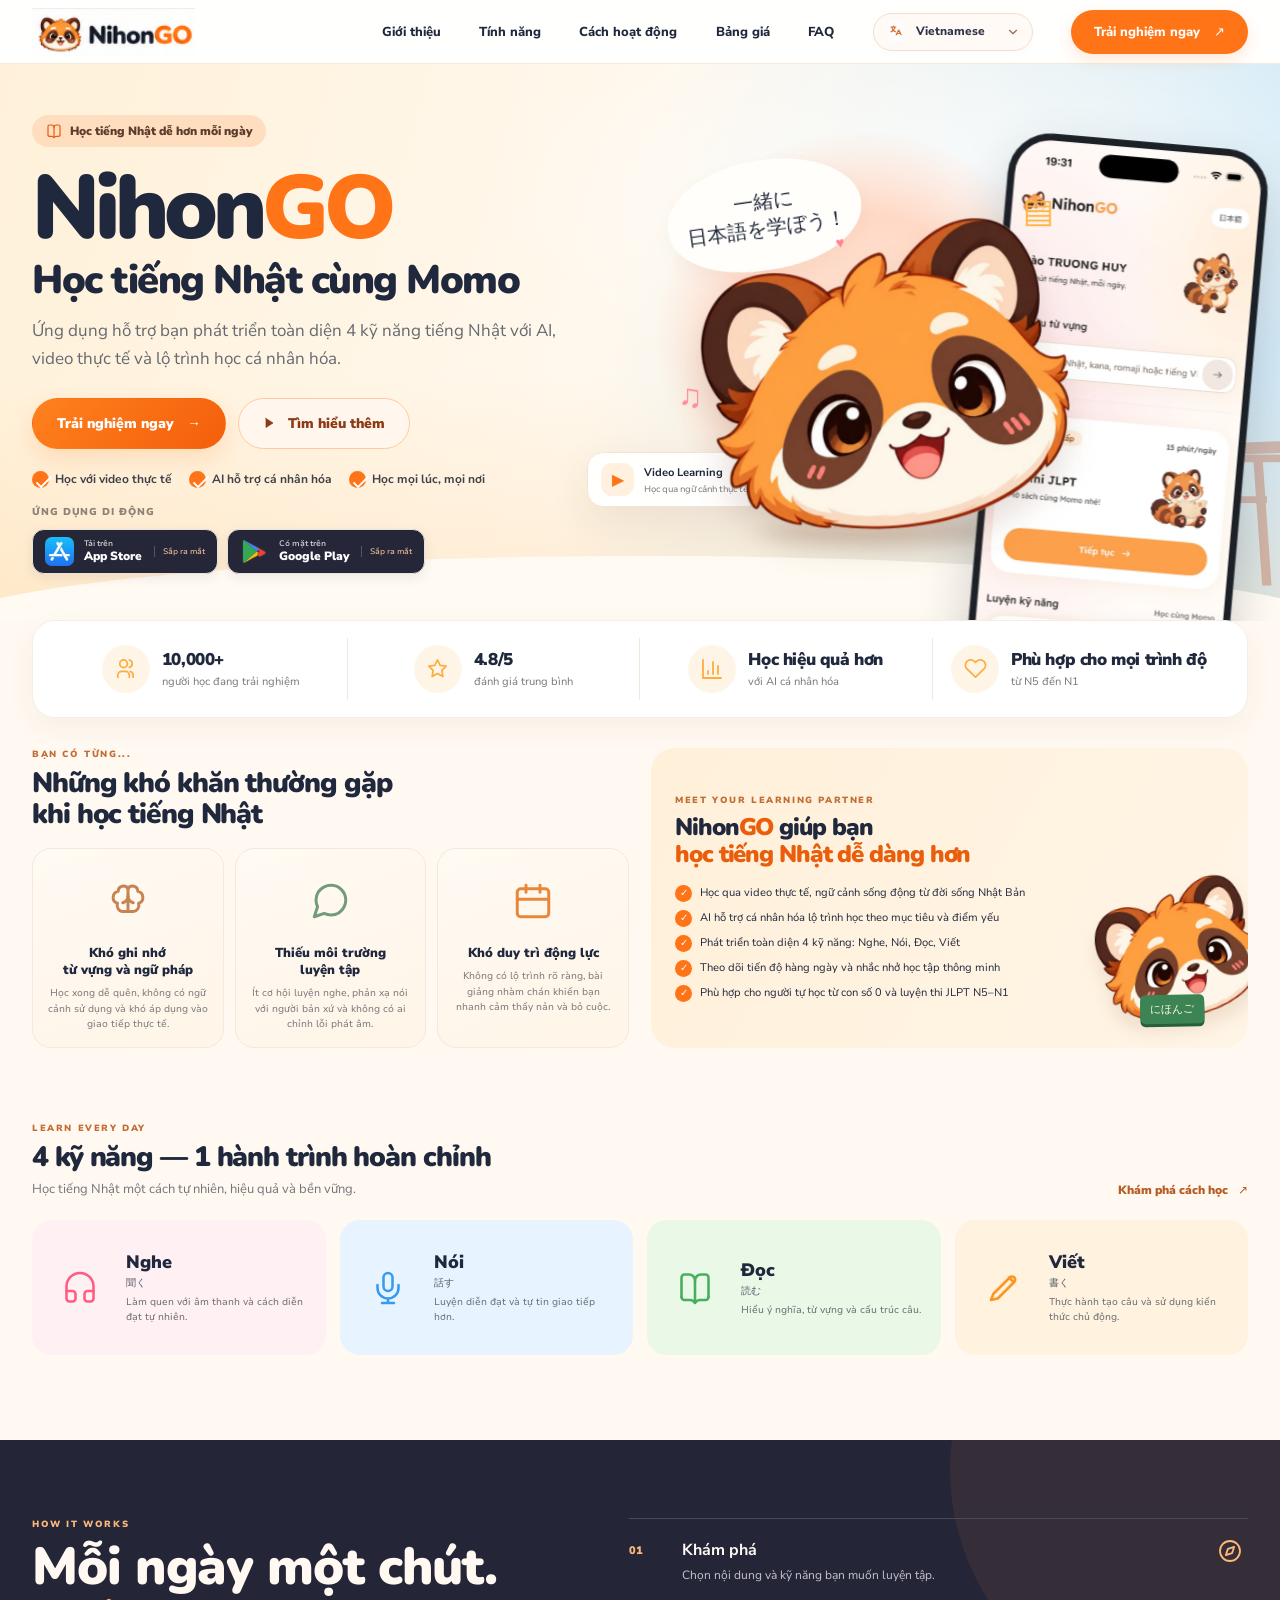
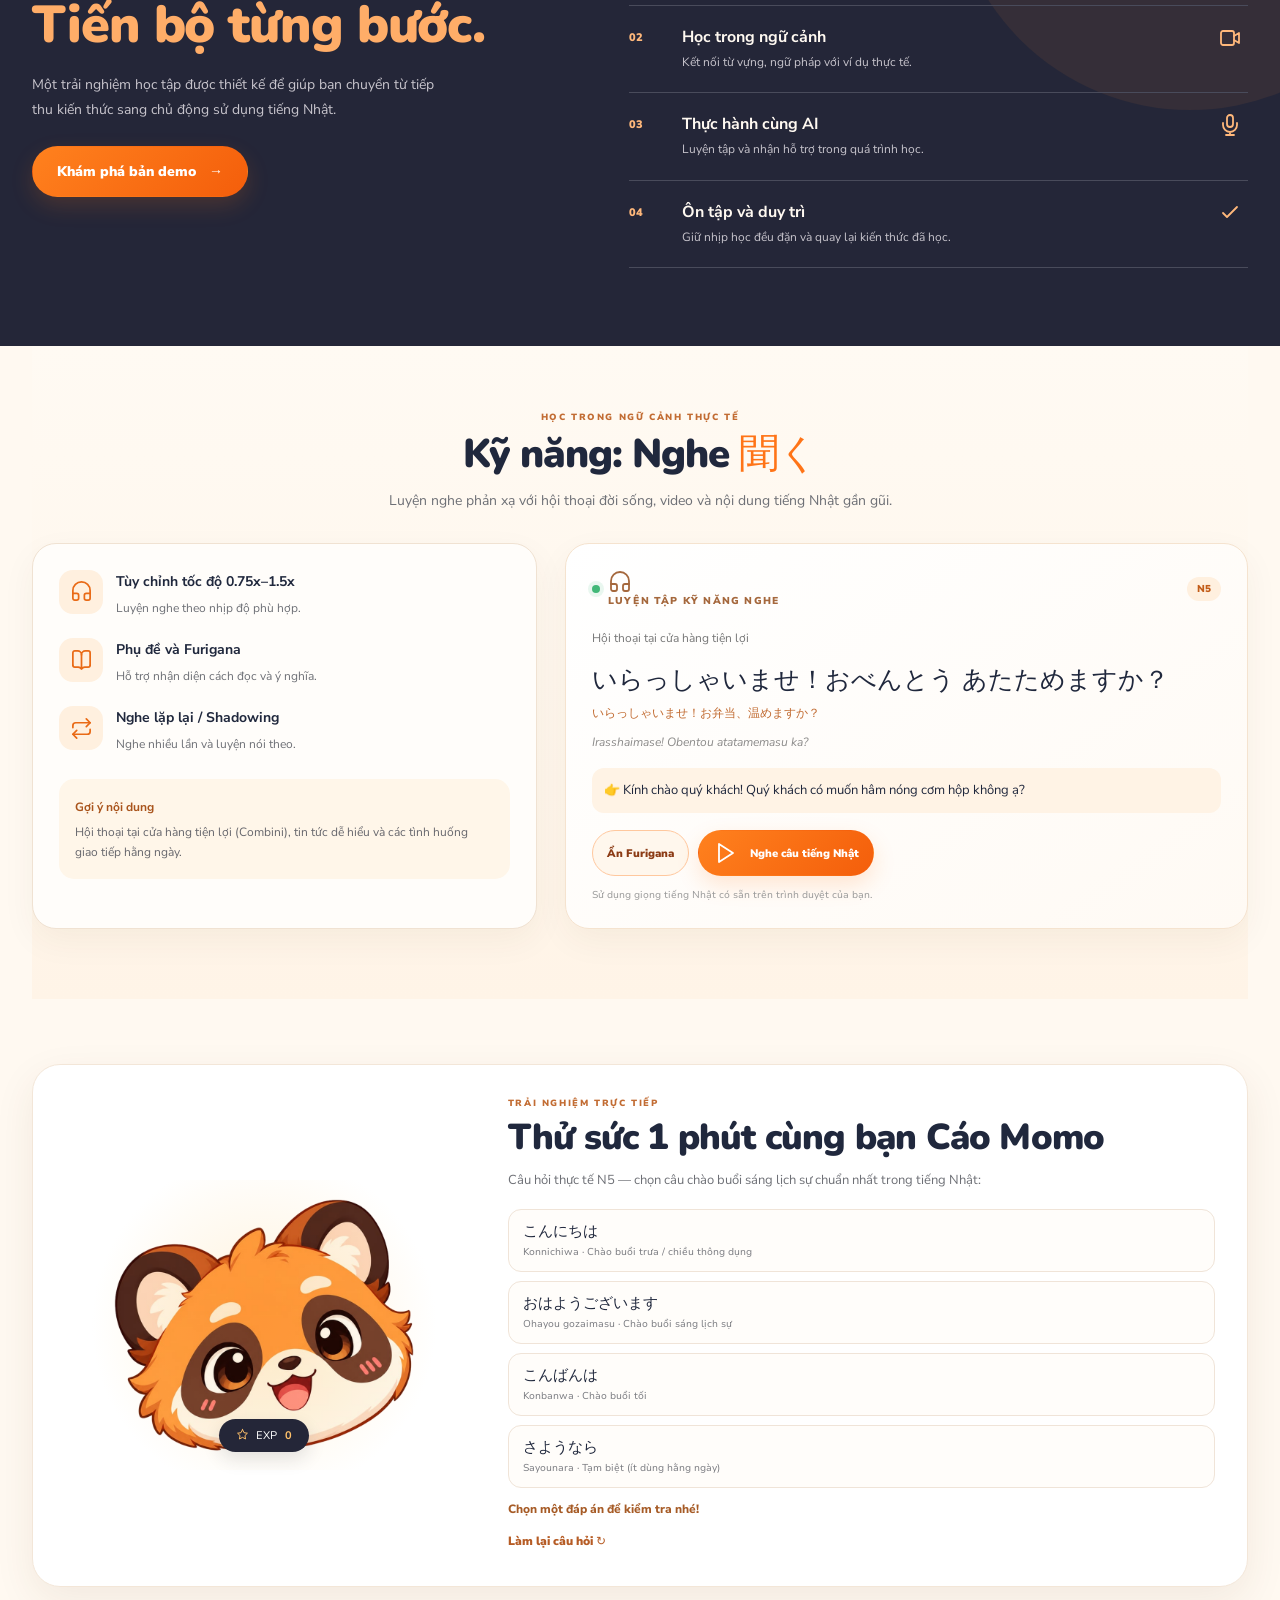
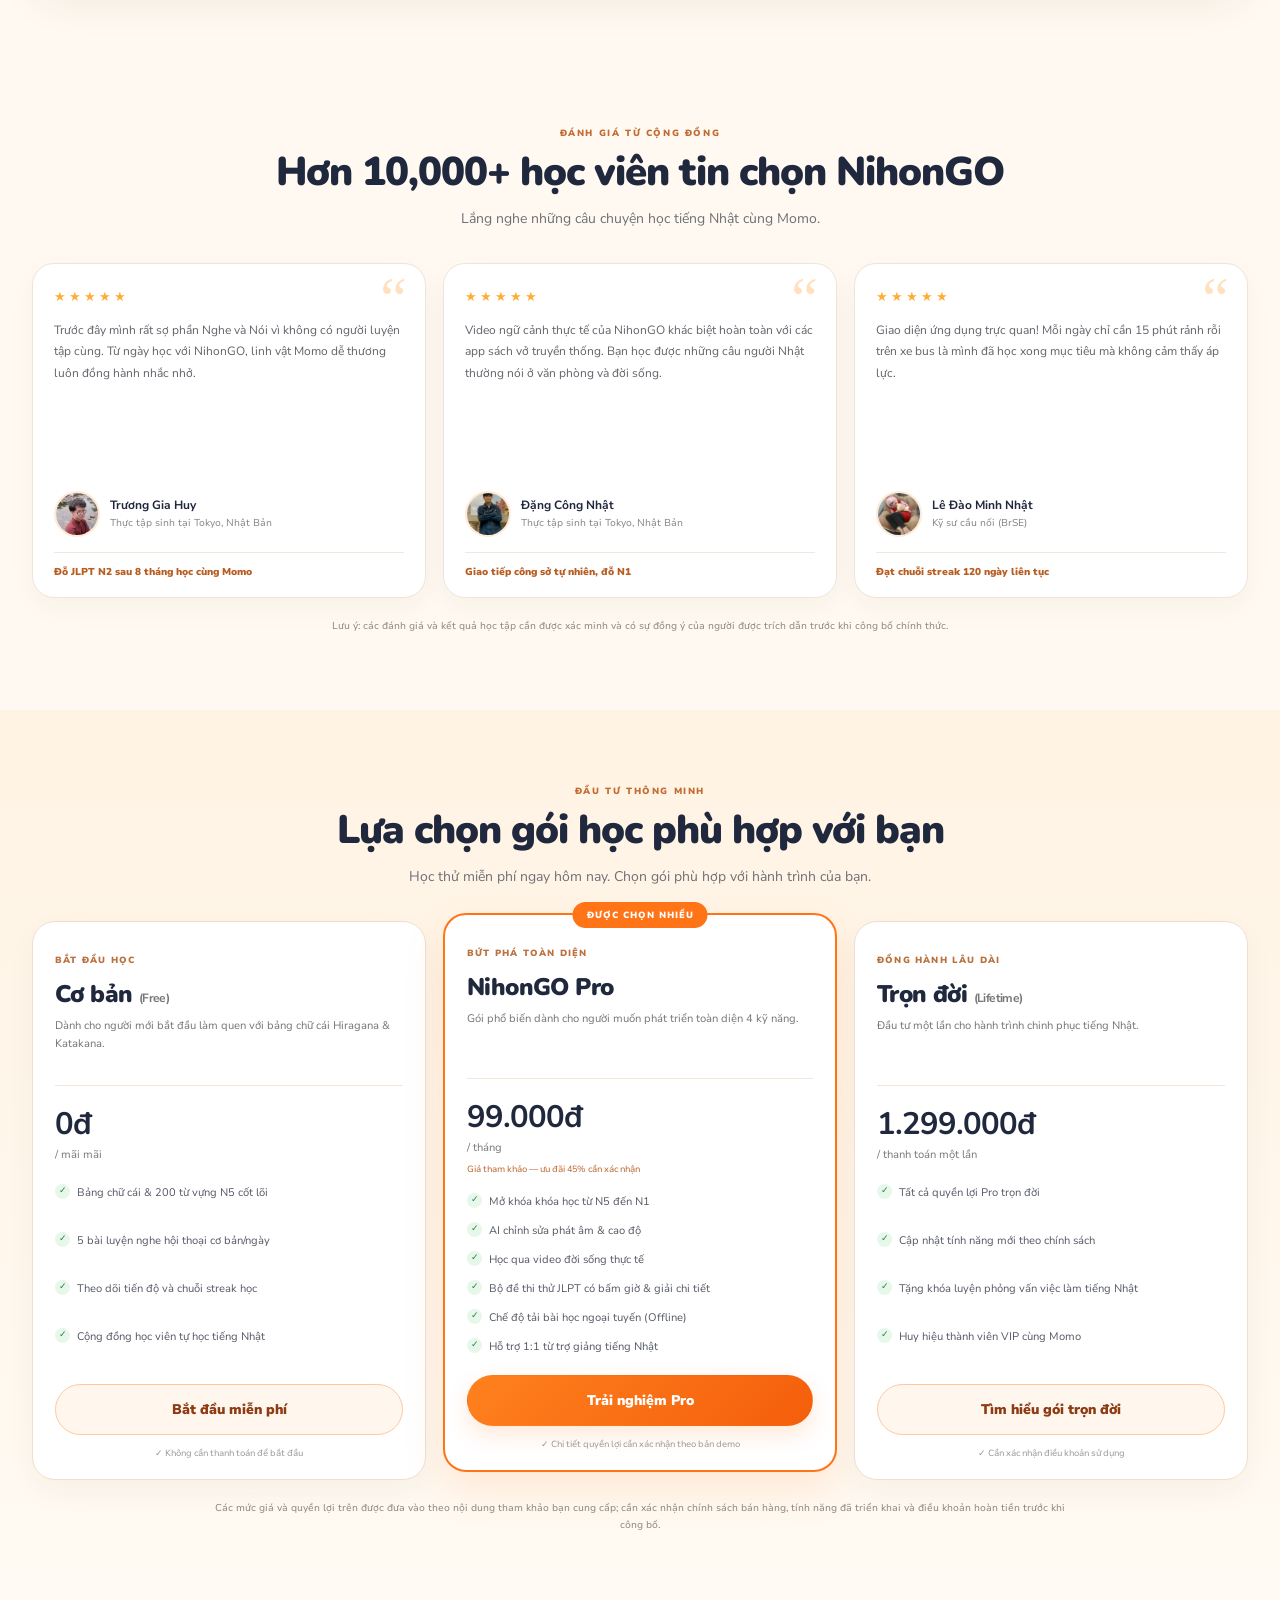
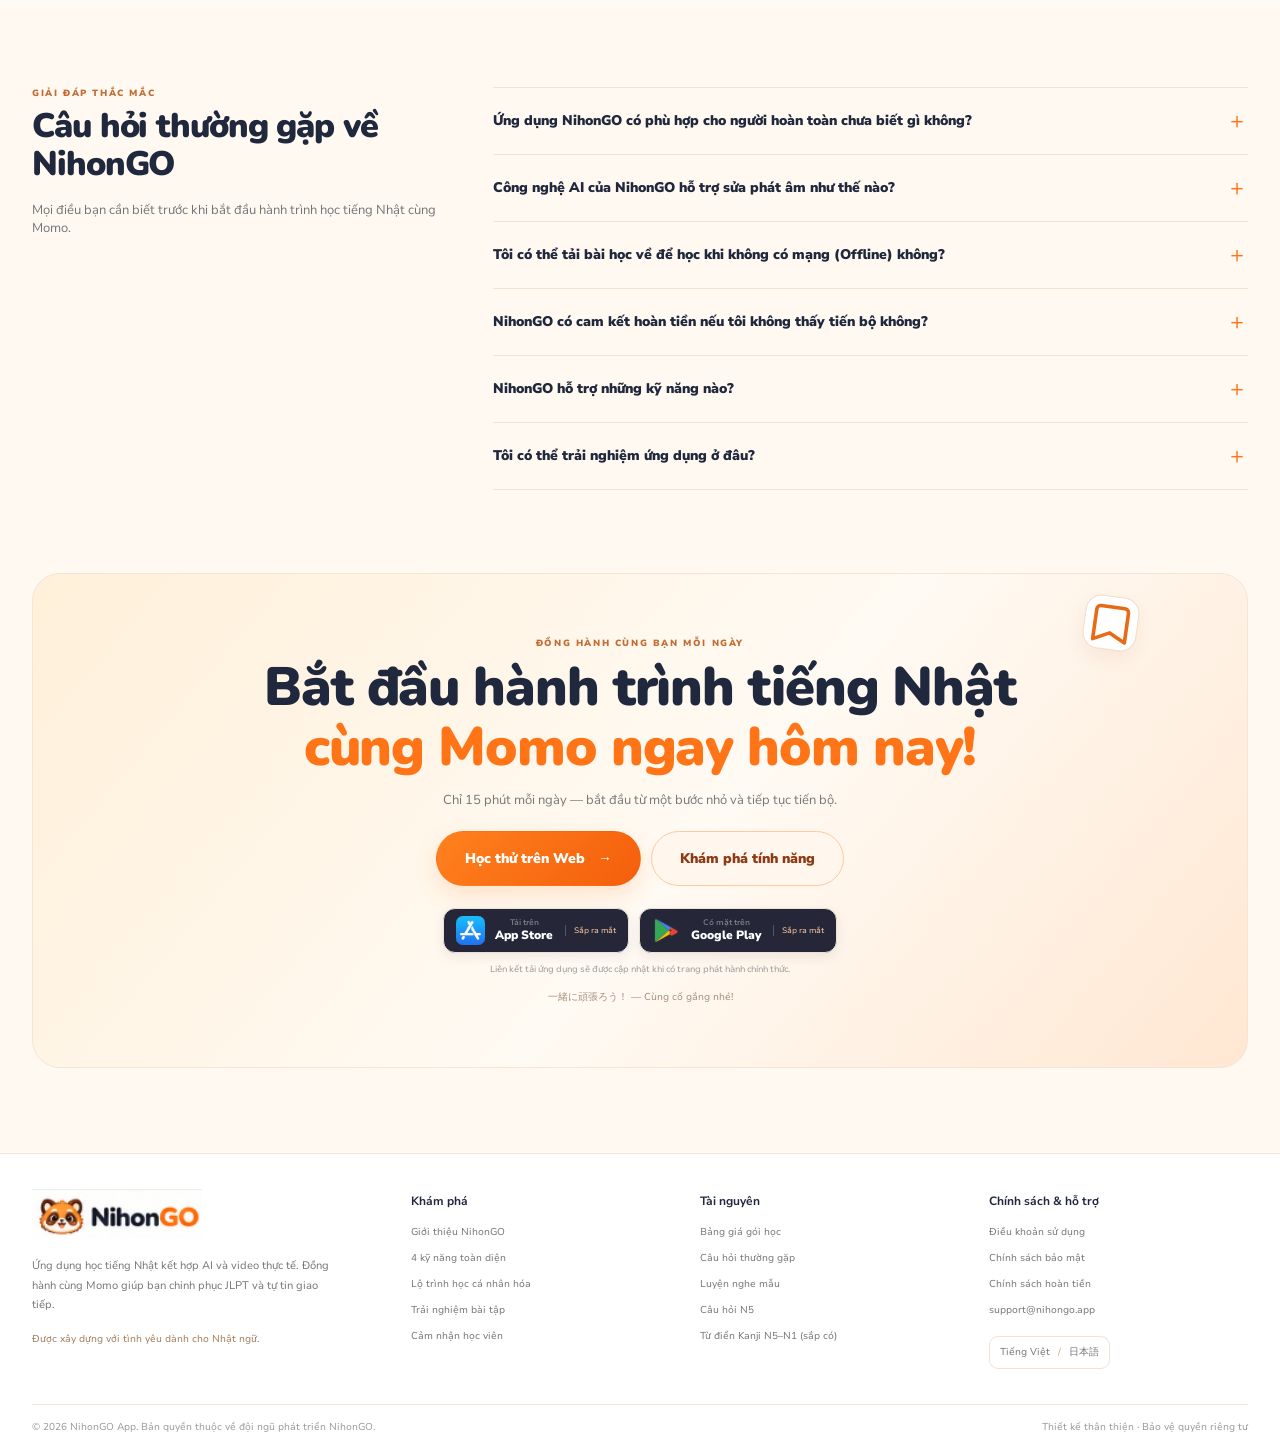
<file: index.html>
<!doctype html>
<html lang="vi">
<head>
  <meta charset="utf-8">
  <meta name="viewport" content="width=device-width, initial-scale=1">
  <meta name="theme-color" content="#fff8ef">
  <meta name="description" content="NihonGO cùng Momo — ứng dụng hỗ trợ học tiếng Nhật với AI, video thực tế và hành trình luyện tập 4 kỹ năng.">
  <meta property="og:title" content="NihonGO — Học tiếng Nhật cùng Momo">
  <meta property="og:description" content="Học tiếng Nhật dễ hơn mỗi ngày với NihonGO.">
  <title>NihonGO — Học tiếng Nhật cùng Momo</title>
  <link rel="preconnect" href="https://fonts.googleapis.com">
  <link rel="preconnect" href="https://fonts.gstatic.com" crossorigin>
  <link href="https://fonts.googleapis.com/css2?family=Nunito+Sans:wght@400;500;600;700;800;900&family=Nunito:wght@500;600;700;800;900;1000&display=swap" rel="stylesheet">
  <link rel="stylesheet" href="styles.css">
</head>
<body>
  <a class="skip-link" href="#main">Bỏ qua điều hướng</a>
  <header class="header">
    <div class="container nav">
      <a class="brand" href="#" aria-label="NihonGO trang chủ">
        <img src="assets/nihongo-logo-horizontal.png" alt="Logo NihonGO với mascot Momo">
      </a>
      <button class="menu-toggle" aria-expanded="false" aria-controls="nav-links" aria-label="Mở menu"><span></span><span></span></button>
      <nav id="nav-links" class="nav-links" aria-label="Điều hướng chính">
        <a href="#about">Giới thiệu</a>
        <a href="#features">Tính năng</a>
        <a href="#how">Cách hoạt động</a>
        <a href="#pricing">Bảng giá</a>
        <a href="#faq">FAQ</a>
        <div class="language-picker" id="language-picker">
          <img class="language-picker-icon" src="assets/language-translate-icon.png" alt="" aria-hidden="true">
          <button class="language-trigger" id="language-trigger" type="button" aria-haspopup="listbox" aria-expanded="false" aria-controls="language-menu">
            <span id="language-current">Vietnamese</span>
            <svg class="language-chevron" width="14" height="14" viewBox="0 0 24 24" fill="none" stroke="currentColor" stroke-width="2" stroke-linecap="round" stroke-linejoin="round" aria-hidden="true"><path d="m6 9 6 6 6-6"/></svg>
          </button>
          <div class="language-menu" id="language-menu" role="listbox" aria-label="Choose language" hidden>
            <button type="button" class="language-option is-selected" role="option" aria-selected="true" data-lang="vi">Vietnamese <span class="language-check" aria-hidden="true">✓</span></button>
            <button type="button" class="language-option" role="option" aria-selected="false" data-lang="en">English <span class="language-check" aria-hidden="true">✓</span></button>
            <button type="button" class="language-option" role="option" aria-selected="false" data-lang="ja">Japanese <span class="language-check" aria-hidden="true">✓</span></button>
            <button type="button" class="language-option" role="option" aria-selected="false" data-lang="km">Khmer <span class="language-check" aria-hidden="true">✓</span></button>
            <button type="button" class="language-option" role="option" aria-selected="false" data-lang="id">Indonesian <span class="language-check" aria-hidden="true">✓</span></button>
            <button type="button" class="language-option" role="option" aria-selected="false" data-lang="ms">Malay <span class="language-check" aria-hidden="true">✓</span></button>
            <button type="button" class="language-option" role="option" aria-selected="false" data-lang="th">Thai <span class="language-check" aria-hidden="true">✓</span></button>
            <button type="button" class="language-option" role="option" aria-selected="false" data-lang="es">Spanish <span class="language-check" aria-hidden="true">✓</span></button>
            <button type="button" class="language-option" role="option" aria-selected="false" data-lang="de">German <span class="language-check" aria-hidden="true">✓</span></button>
          </div>
          <select id="language-select" class="language-select-native" aria-label="Select language" tabindex="-1" aria-hidden="true">
            <option value="vi" selected>Vietnamese</option><option value="en">English</option><option value="ja">Japanese</option><option value="km">Khmer</option><option value="id">Indonesian</option><option value="ms">Malay</option><option value="th">Thai</option><option value="es">Spanish</option><option value="de">German</option>
          </select>
        </div>
        <a class="nav-cta" href="#try">Trải nghiệm ngay <span>↗</span></a>
      </nav>
    </div>
  </header>

  <main id="main">
    <section class="hero" id="about">
      <div class="hero-sky"></div>
      
      <div class="torii-silhouette" aria-hidden="true"><span></span><i></i><b></b></div>
      <div class="container hero-layout">
        <div class="hero-copy reveal">
          <div class="pill"><span class="pill-icon" aria-hidden="true"><svg class="ui-icon" width="24" height="24" viewBox="0 0 24 24" fill="none" stroke="currentColor" stroke-width="1.8" stroke-linecap="round" stroke-linejoin="round" aria-hidden="true"><path d="M12 7v14"/><path d="M3 18V5a2 2 0 0 1 2-2h3a4 4 0 0 1 4 4 4 4 0 0 1 4-4h3a2 2 0 0 1 2 2v13"/><path d="M3 18a2 2 0 0 0 2 2h3a4 4 0 0 1 4 2 4 4 0 0 1 4-2h3a2 2 0 0 0 2-2"/></svg></span> Học tiếng Nhật dễ hơn mỗi ngày</div>
          <h1>Nihon<span>GO</span></h1>
          <h2>Học tiếng Nhật cùng Momo</h2>
          <p class="hero-description">Ứng dụng hỗ trợ bạn phát triển toàn diện 4 kỹ năng tiếng Nhật với AI, video thực tế và lộ trình học cá nhân hóa.</p>
          <div class="hero-actions">
            <a class="btn btn-primary" href="#try">Trải nghiệm ngay <span>→</span></a>
            <a class="btn btn-secondary" href="#features"><span class="play"><svg class="ui-icon" width="24" height="24" viewBox="0 0 24 24" fill="none" stroke="currentColor" stroke-width="1.8" stroke-linecap="round" stroke-linejoin="round" aria-hidden="true"><polygon points="6 3 20 12 6 21 6 3"/></svg></span> Tìm hiểu thêm</a>
          </div>
          <div class="hero-benefits">
            <span><b><svg class="ui-icon" width="24" height="24" viewBox="0 0 24 24" fill="none" stroke="currentColor" stroke-width="1.8" stroke-linecap="round" stroke-linejoin="round" aria-hidden="true"><path d="m5 12 4 4L19 6"/></svg></b> Học với video thực tế</span>
            <span><b><svg class="ui-icon" width="24" height="24" viewBox="0 0 24 24" fill="none" stroke="currentColor" stroke-width="1.8" stroke-linecap="round" stroke-linejoin="round" aria-hidden="true"><path d="m5 12 4 4L19 6"/></svg></b> AI hỗ trợ cá nhân hóa</span>
            <span><b><svg class="ui-icon" width="24" height="24" viewBox="0 0 24 24" fill="none" stroke="currentColor" stroke-width="1.8" stroke-linecap="round" stroke-linejoin="round" aria-hidden="true"><path d="m5 12 4 4L19 6"/></svg></b> Học mọi lúc, mọi nơi</span>
          </div>
          <div class="hero-store-links" aria-label="Tải ứng dụng NihonGO">
            <span class="hero-store-label">Ứng dụng di động</span>
            <a class="store-badge store-badge-apple" href="#try" aria-label="App Store — liên kết phát hành sẽ được cập nhật">
              <img class="store-brand-icon apple-icon-img" src="assets/app-store-icon.png" alt="App Store" />
              <span><small>Tải trên</small><strong>App Store</strong></span>
              <em>Sắp ra mắt</em>
            </a>
            <a class="store-badge store-badge-google" href="#try" aria-label="Google Play — liên kết phát hành sẽ được cập nhật">
              <svg class="store-brand-icon google-play-icon" viewBox="0 0 24 24" aria-hidden="true"><path fill="#34A853" d="M3.2 2.4 14 12 3.2 21.6c-.4-.3-.7-.9-.7-1.7V4.1c0-.8.3-1.4.7-1.7Z"/><path fill="#4285F4" d="m3.2 2.4 13 7.3-2.2 2.3L3.2 2.4Z"/><path fill="#FBBC04" d="m14 12 2.2 2.3-13 7.3L14 12Z"/><path fill="#EA4335" d="m16.2 9.7 4.2 2.3c1 .6 1 1.4 0 2l-4.2 2.3-2.2-2.3 2.2-2-2.2-2.3Z"/></svg>
              <span><small>Có mặt trên</small><strong>Google Play</strong></span>
              <em>Sắp ra mắt</em>
            </a>
          </div>
        </div>

        <div class="hero-art" id="momo-scene" aria-label="Momo đồng hành cùng ứng dụng NihonGO">
          <div class="art-halo"></div>
          <div class="speech-bubble">一緒に<br>日本語を学ぼう！<small>♥</small></div>
          <div class="mascot-wrap" id="momo-tilt">
            <div class="mascot-shadow"></div>
            <div class="mascot-image">
              <img src="assets/momo-mascot-transparent.png" alt="Momo, mascot gấu trúc đỏ của NihonGO">
              <svg class="momo-blink" viewBox="0 0 820 692" aria-hidden="true">
                <g class="blink-eyes">
                  <ellipse cx="320" cy="442" rx="69" ry="51" fill="#5b3024" transform="rotate(-8 320 442)"/>
                  <path d="M265 445 Q319 490 371 431" fill="none" stroke="#2b1713" stroke-width="12" stroke-linecap="round"/>
                  <ellipse cx="605" cy="365" rx="65" ry="49" fill="#5b3024" transform="rotate(8 605 365)"/>
                  <path d="M553 366 Q605 410 656 354" fill="none" stroke="#2b1713" stroke-width="12" stroke-linecap="round"/>
                </g>
              </svg>
            </div>
            <span class="spark spark-a" aria-hidden="true">♫</span><span class="spark spark-b" aria-hidden="true">▤</span>
          </div>
          <div class="phone-mockup phone-mockup-real" aria-label="Ảnh chụp giao diện ứng dụng NihonGO">
            <img class="app-screen-image" src="assets/app-screenshot.png" alt="Ảnh chụp thật giao diện ứng dụng NihonGO: tra cứu từ vựng, tiếp tục học JLPT và luyện kỹ năng" />
          </div>
          <div class="float-chip chip-video"><span>▶</span><div><b>Video Learning</b><small>Học qua ngữ cảnh thực tế</small></div></div>
          <div class="float-chip chip-ai"><span>AI</span><div><b>AI Companion</b><small>Học theo nhịp của bạn</small></div></div>
        </div>
      </div>
      <div class="hero-bottom container"><span>NIHONGO WITH MOMO</span><i></i><span>一歩ずつ — TỪNG BƯỚC MỘT</span></div>
    </section>

    <section class="proof-strip container reveal" aria-label="Điểm nổi bật">
      <div class="proof-item"><span class="proof-icon people" aria-hidden="true"><svg class="ui-icon" width="24" height="24" viewBox="0 0 24 24" fill="none" stroke="currentColor" stroke-width="1.8" stroke-linecap="round" stroke-linejoin="round" aria-hidden="true"><path d="M16 21v-2a4 4 0 0 0-4-4H8a4 4 0 0 0-4 4v2"/><circle cx="10" cy="7" r="4"/><path d="M20 21v-2a4 4 0 0 0-3-3.87"/><path d="M16 3.13a4 4 0 0 1 0 7.75"/></svg></span><div><strong>10,000+</strong><small>người học đang trải nghiệm</small></div></div>
      <div class="proof-item"><span class="proof-icon star" aria-hidden="true"><svg class="ui-icon" width="24" height="24" viewBox="0 0 24 24" fill="none" stroke="currentColor" stroke-width="1.8" stroke-linecap="round" stroke-linejoin="round" aria-hidden="true"><path d="m12 3 2.8 5.68 6.27.91-4.54 4.42 1.07 6.24L12 17.3l-5.6 2.95 1.07-6.24L2.93 9.59l6.27-.91L12 3Z"/></svg></span><div><strong>4.8/5</strong><small>đánh giá trung bình</small></div></div>
      <div class="proof-item"><span class="proof-icon bars" aria-hidden="true"><svg class="ui-icon" width="24" height="24" viewBox="0 0 24 24" fill="none" stroke="currentColor" stroke-width="1.8" stroke-linecap="round" stroke-linejoin="round" aria-hidden="true"><path d="M3 3v18h18"/><path d="M18 17V9"/><path d="M13 17V5"/><path d="M8 17v-3"/></svg></span><div><strong>Học hiệu quả hơn</strong><small>với AI cá nhân hóa</small></div></div>
      <div class="proof-item"><span class="proof-icon heart" aria-hidden="true"><svg class="ui-icon" width="24" height="24" viewBox="0 0 24 24" fill="none" stroke="currentColor" stroke-width="1.8" stroke-linecap="round" stroke-linejoin="round" aria-hidden="true"><path d="M20.8 4.6a5.5 5.5 0 0 0-7.8 0L12 5.7l-1.1-1.1a5.5 5.5 0 0 0-7.8 7.8l1.1 1.1L12 21l7.8-7.5 1.1-1.1a5.5 5.5 0 0 0-.1-7.8Z"/></svg></span><div><strong>Phù hợp cho mọi trình độ</strong><small>từ N5 đến N1</small></div></div>
    </section>

    <section class="challenge-section section container reveal">
      <div class="challenge-left">
        <p class="eyebrow">BẠN CÓ TỪNG...</p>
        <h2>Những khó khăn thường gặp<br>khi học tiếng Nhật</h2>
        <div class="challenge-cards">
          <article class="challenge-card">
            <div class="mini-illustration memory"><svg class="ui-icon" width="24" height="24" viewBox="0 0 24 24" fill="none" stroke="currentColor" stroke-width="1.8" stroke-linecap="round" stroke-linejoin="round" aria-hidden="true"><path d="M12 18V5"/><path d="M15 13a4.17 4.17 0 0 1-3-4 4.17 4.17 0 0 1-3 4"/><path d="M17.6 6.5a3 3 0 0 0-5.6-1.5 3 3 0 0 0-5.6 1.5 3.5 3.5 0 0 0-.4 6.8A3.5 3.5 0 0 0 9 18h6a3.5 3.5 0 0 0 3-4.7 3.5 3.5 0 0 0-.4-6.8Z"/></svg></div>
            <h3>Khó ghi nhớ<br>từ vựng và ngữ pháp</h3><p>Học xong dễ quên, không có ngữ cảnh sử dụng và khó áp dụng vào giao tiếp thực tế.</p>
          </article>
          <article class="challenge-card">
            <div class="mini-illustration practice"><svg class="ui-icon" width="24" height="24" viewBox="0 0 24 24" fill="none" stroke="currentColor" stroke-width="1.8" stroke-linecap="round" stroke-linejoin="round" aria-hidden="true"><path d="M21 11.5a8.38 8.38 0 0 1-.9 3.8 8.5 8.5 0 0 1-7.6 4.7 8.38 8.38 0 0 1-3.8-.9L3 21l1.9-5.7a8.38 8.38 0 0 1-.9-3.8A8.5 8.5 0 0 1 8.7 3.9a8.38 8.38 0 0 1 3.8-.9h.5a8.48 8.48 0 0 1 8 8v.5Z"/></svg></div>
            <h3>Thiếu môi trường<br>luyện tập</h3><p>Ít cơ hội luyện nghe, phản xạ nói với người bản xứ và không có ai chỉnh lỗi phát âm.</p>
          </article>
          <article class="challenge-card">
            <div class="mini-illustration motivation"><svg class="ui-icon" width="24" height="24" viewBox="0 0 24 24" fill="none" stroke="currentColor" stroke-width="1.8" stroke-linecap="round" stroke-linejoin="round" aria-hidden="true"><rect x="3" y="5" width="18" height="16" rx="2"/><path d="M16 3v4M8 3v4M3 11h18"/></svg></div>
            <h3>Khó duy trì động lực</h3><p>Không có lộ trình rõ ràng, bài giảng nhàm chán khiến bạn nhanh cảm thấy nản và bỏ cuộc.</p>
          </article>
        </div>
      </div>
      <div class="solution-panel">
        <div class="solution-copy">
          <p class="eyebrow">MEET YOUR LEARNING PARTNER</p>
          <h2>Nihon<span>GO</span> giúp bạn<br><em>học tiếng Nhật dễ dàng hơn</em></h2>
          <ul>
            <li>Học qua video thực tế, ngữ cảnh sống động từ đời sống Nhật Bản</li>
            <li>AI hỗ trợ cá nhân hóa lộ trình học theo mục tiêu và điểm yếu</li>
            <li>Phát triển toàn diện 4 kỹ năng: Nghe, Nói, Đọc, Viết</li>
            <li>Theo dõi tiến độ hàng ngày và nhắc nhở học tập thông minh</li>
            <li>Phù hợp cho người tự học từ con số 0 và luyện thi JLPT N5–N1</li>
          </ul>
        </div>
        <div class="reading-momo"><img src="assets/momo-mascot-transparent.png" alt="Momo mascot NihonGO"><span class="book">にほんご</span></div>
      </div>
    </section>

    <section class="skills-section section container reveal" id="features">
      <div class="skills-heading"><div><p class="eyebrow">LEARN EVERY DAY</p><h2>4 kỹ năng — 1 hành trình hoàn chỉnh</h2><p>Học tiếng Nhật một cách tự nhiên, hiệu quả và bền vững.</p></div><a class="text-link" href="#how">Khám phá cách học <span>↗</span></a></div>
      <div class="skill-grid">
        <article class="skill-card skill-listen"><div class="skill-art"><svg class="ui-icon" width="24" height="24" viewBox="0 0 24 24" fill="none" stroke="currentColor" stroke-width="1.8" stroke-linecap="round" stroke-linejoin="round" aria-hidden="true"><path d="M3 14v-3a9 9 0 0 1 18 0v3"/><path d="M5 14h2a2 2 0 0 1 2 2v3a2 2 0 0 1-2 2H5a2 2 0 0 1-2-2v-5h2ZM19 14h-2a2 2 0 0 0-2 2v3a2 2 0 0 0 2 2h2a2 2 0 0 0 2-2v-5h-2Z"/></svg></div><div><h3>Nghe <small>聞く</small></h3><p>Làm quen với âm thanh và cách diễn đạt tự nhiên.</p></div><span class="skill-arrow">↗</span></article>
        <article class="skill-card skill-speak"><div class="skill-art"><svg class="ui-icon" width="24" height="24" viewBox="0 0 24 24" fill="none" stroke="currentColor" stroke-width="1.8" stroke-linecap="round" stroke-linejoin="round" aria-hidden="true"><rect x="9" y="2" width="6" height="12" rx="3"/><path d="M5 10v2a7 7 0 0 0 14 0v-2M12 19v3M8 22h8"/></svg></div><div><h3>Nói <small>話す</small></h3><p>Luyện diễn đạt và tự tin giao tiếp hơn.</p></div><span class="skill-arrow">↗</span></article>
        <article class="skill-card skill-read"><div class="skill-art"><svg class="ui-icon" width="24" height="24" viewBox="0 0 24 24" fill="none" stroke="currentColor" stroke-width="1.8" stroke-linecap="round" stroke-linejoin="round" aria-hidden="true"><path d="M12 7v14"/><path d="M3 18V5a2 2 0 0 1 2-2h3a4 4 0 0 1 4 4 4 4 0 0 1 4-4h3a2 2 0 0 1 2 2v13"/><path d="M3 18a2 2 0 0 0 2 2h3a4 4 0 0 1 4 2 4 4 0 0 1 4-2h3a2 2 0 0 0 2-2"/></svg></div><div><h3>Đọc <small>読む</small></h3><p>Hiểu ý nghĩa, từ vựng và cấu trúc câu.</p></div><span class="skill-arrow">↗</span></article>
        <article class="skill-card skill-write"><div class="skill-art"><svg class="ui-icon" width="24" height="24" viewBox="0 0 24 24" fill="none" stroke="currentColor" stroke-width="1.8" stroke-linecap="round" stroke-linejoin="round" aria-hidden="true"><path d="m16 5 3 3"/><path d="M4 20l4.5-1 11-11a2.12 2.12 0 0 0-3-3l-11 11L4 20Z"/></svg></div><div><h3>Viết <small>書く</small></h3><p>Thực hành tạo câu và sử dụng kiến thức chủ động.</p></div><span class="skill-arrow">↗</span></article>
      </div>
    </section>

    <section class="how-section section" id="how">
      <div class="container how-grid">
        <div class="how-copy"><p class="eyebrow">HOW IT WORKS</p><h2>Mỗi ngày một chút.<br><span>Tiến bộ từng bước.</span></h2><p>Một trải nghiệm học tập được thiết kế để giúp bạn chuyển từ tiếp thu kiến thức sang chủ động sử dụng tiếng Nhật.</p><a href="#try" class="btn btn-primary">Khám phá bản demo <span>→</span></a></div>
        <div class="how-steps">
          <article><span>01</span><div><h3>Khám phá</h3><p>Chọn nội dung và kỹ năng bạn muốn luyện tập.</p></div><b><svg class="ui-icon" width="24" height="24" viewBox="0 0 24 24" fill="none" stroke="currentColor" stroke-width="1.8" stroke-linecap="round" stroke-linejoin="round" aria-hidden="true"><circle cx="12" cy="12" r="10"/><path d="m16.2 7.8-2.1 6.3-6.3 2.1 2.1-6.3 6.3-2.1Z"/></svg></b></article>
          <article><span>02</span><div><h3>Học trong ngữ cảnh</h3><p>Kết nối từ vựng, ngữ pháp với ví dụ thực tế.</p></div><b><svg class="ui-icon" width="24" height="24" viewBox="0 0 24 24" fill="none" stroke="currentColor" stroke-width="1.8" stroke-linecap="round" stroke-linejoin="round" aria-hidden="true"><rect x="3" y="5" width="13" height="14" rx="2"/><path d="m16 10 5-3v10l-5-3"/></svg></b></article>
          <article><span>03</span><div><h3>Thực hành cùng AI</h3><p>Luyện tập và nhận hỗ trợ trong quá trình học.</p></div><b><svg class="ui-icon" width="24" height="24" viewBox="0 0 24 24" fill="none" stroke="currentColor" stroke-width="1.8" stroke-linecap="round" stroke-linejoin="round" aria-hidden="true"><rect x="9" y="2" width="6" height="12" rx="3"/><path d="M5 10v2a7 7 0 0 0 14 0v-2M12 19v3M8 22h8"/></svg></b></article>
          <article><span>04</span><div><h3>Ôn tập và duy trì</h3><p>Giữ nhịp học đều đặn và quay lại kiến thức đã học.</p></div><b><svg class="ui-icon" width="24" height="24" viewBox="0 0 24 24" fill="none" stroke="currentColor" stroke-width="1.8" stroke-linecap="round" stroke-linejoin="round" aria-hidden="true"><path d="m5 12 4 4L19 6"/></svg></b></article>
        </div>
      </div>
    </section>

    <section class="listening-section section container reveal" id="listening-demo">
      <div class="section-intro"><p class="eyebrow">HỌC TRONG NGỮ CẢNH THỰC TẾ</p><h2>Kỹ năng: Nghe <span>聞く</span></h2><p>Luyện nghe phản xạ với hội thoại đời sống, video và nội dung tiếng Nhật gần gũi.</p></div>
      <div class="listening-grid">
        <div class="listening-copy">
          <div class="feature-points">
            <div><span class="feature-icon"><svg class="ui-icon" width="24" height="24" viewBox="0 0 24 24" fill="none" stroke="currentColor" stroke-width="1.8" stroke-linecap="round" stroke-linejoin="round" aria-hidden="true"><path d="M3 14v-3a9 9 0 0 1 18 0v3"/><path d="M5 14h2a2 2 0 0 1 2 2v3a2 2 0 0 1-2 2H5a2 2 0 0 1-2-2v-5h2ZM19 14h-2a2 2 0 0 0-2 2v3a2 2 0 0 0 2 2h2a2 2 0 0 0 2-2v-5h-2Z"/></svg></span><div><b>Tùy chỉnh tốc độ 0.75x–1.5x</b><small>Luyện nghe theo nhịp độ phù hợp.</small></div></div>
            <div><span class="feature-icon"><svg class="ui-icon" width="24" height="24" viewBox="0 0 24 24" fill="none" stroke="currentColor" stroke-width="1.8" stroke-linecap="round" stroke-linejoin="round" aria-hidden="true"><path d="M12 7v14"/><path d="M3 18V5a2 2 0 0 1 2-2h3a4 4 0 0 1 4 4 4 4 0 0 1 4-4h3a2 2 0 0 1 2 2v13"/><path d="M3 18a2 2 0 0 0 2 2h3a4 4 0 0 1 4 2 4 4 0 0 1 4-2h3a2 2 0 0 0 2-2"/></svg></span><div><b>Phụ đề và Furigana</b><small>Hỗ trợ nhận diện cách đọc và ý nghĩa.</small></div></div>
            <div><span class="feature-icon"><svg class="ui-icon" width="24" height="24" viewBox="0 0 24 24" fill="none" stroke="currentColor" stroke-width="1.8" stroke-linecap="round" stroke-linejoin="round" aria-hidden="true"><path d="m17 2 4 4-4 4"/><path d="M3 11V9a3 3 0 0 1 3-3h15"/><path d="m7 22-4-4 4-4"/><path d="M21 13v2a3 3 0 0 1-3 3H3"/></svg></span><div><b>Nghe lặp lại / Shadowing</b><small>Nghe nhiều lần và luyện nói theo.</small></div></div>
          </div>
          <div class="listening-note"><b>Gợi ý nội dung</b><p>Hội thoại tại cửa hàng tiện lợi (Combini), tin tức dễ hiểu và các tình huống giao tiếp hằng ngày.</p></div>
        </div>
        <div class="dialogue-card">
          <div class="dialogue-top"><span class="live-dot"></span><span><svg class="ui-icon" width="24" height="24" viewBox="0 0 24 24" fill="none" stroke="currentColor" stroke-width="1.8" stroke-linecap="round" stroke-linejoin="round" aria-hidden="true"><path d="M3 14v-3a9 9 0 0 1 18 0v3"/><path d="M5 14h2a2 2 0 0 1 2 2v3a2 2 0 0 1-2 2H5a2 2 0 0 1-2-2v-5h2ZM19 14h-2a2 2 0 0 0-2 2v3a2 2 0 0 0 2 2h2a2 2 0 0 0 2-2v-5h-2Z"/></svg> LUYỆN TẬP KỸ NĂNG NGHE</span><span class="level-tag">N5</span></div>
          <p class="dialogue-label">Hội thoại tại cửa hàng tiện lợi</p>
          <div class="japanese-line" id="japanese-line">いらっしゃいませ！おべんとう あたためますか？</div>
          <div class="furigana-line" id="furigana-line">いらっしゃいませ！お弁当、温めますか？</div>
          <div class="romaji-line">Irasshaimase! Obentou atatamemasu ka?</div>
          <div class="meaning-line">👉 Kính chào quý khách! Quý khách có muốn hâm nóng cơm hộp không ạ?</div>
          <div class="dialogue-actions"><button type="button" class="btn btn-secondary btn-small" id="furigana-toggle">Ẩn Furigana</button><button type="button" class="btn btn-primary btn-small" id="speak-japanese"><svg class="ui-icon" width="24" height="24" viewBox="0 0 24 24" fill="none" stroke="currentColor" stroke-width="1.8" stroke-linecap="round" stroke-linejoin="round" aria-hidden="true"><polygon points="6 3 20 12 6 21 6 3"/></svg> Nghe câu tiếng Nhật</button></div>
          <p class="audio-note" id="audio-note">Sử dụng giọng tiếng Nhật có sẵn trên trình duyệt của bạn.</p>
        </div>
      </div>
    </section>

    <section class="quiz-section section" id="practice">
      <div class="container quiz-layout reveal">
        <div class="quiz-momo"><img src="assets/momo-mascot-transparent.png" alt="Momo đồng hành trong bài luyện tập"><div class="exp-badge"><svg class="ui-icon" width="24" height="24" viewBox="0 0 24 24" fill="none" stroke="currentColor" stroke-width="1.8" stroke-linecap="round" stroke-linejoin="round" aria-hidden="true"><path d="m12 3 2.8 5.68 6.27.91-4.54 4.42 1.07 6.24L12 17.3l-5.6 2.95 1.07-6.24L2.93 9.59l6.27-.91L12 3Z"/></svg> EXP <b id="exp-count">0</b></div></div>
        <div class="quiz-content"><p class="eyebrow">TRẢI NGHIỆM TRỰC TIẾP</p><h2>Thử sức 1 phút cùng bạn Cáo Momo</h2><p class="quiz-lead">Câu hỏi thực tế N5 — chọn câu chào buổi sáng lịch sự chuẩn nhất trong tiếng Nhật:</p>
          <div class="quiz-options" role="group" aria-label="Chọn câu trả lời">
            <button type="button" class="quiz-option" data-correct="false"><span>こんにちは</span><small>Konnichiwa · Chào buổi trưa / chiều thông dụng</small></button>
            <button type="button" class="quiz-option" data-correct="true"><span>おはようございます</span><small>Ohayou gozaimasu · Chào buổi sáng lịch sự</small></button>
            <button type="button" class="quiz-option" data-correct="false"><span>こんばんは</span><small>Konbanwa · Chào buổi tối</small></button>
            <button type="button" class="quiz-option" data-correct="false"><span>さようなら</span><small>Sayounara · Tạm biệt (ít dùng hằng ngày)</small></button>
          </div><p class="quiz-feedback" id="quiz-feedback" aria-live="polite">Chọn một đáp án để kiểm tra nhé!</p><button type="button" class="text-link quiz-reset" id="quiz-reset">Làm lại câu hỏi ↻</button>
        </div>
      </div>
    </section>

    <section class="testimonials-section section container reveal" id="testimonials">
      <div class="section-heading-centered"><p class="eyebrow">ĐÁNH GIÁ TỪ CỘNG ĐỒNG</p><h2>Hơn 10,000+ học viên tin chọn NihonGO</h2><p>Lắng nghe những câu chuyện học tiếng Nhật cùng Momo.</p></div>
      <div class="testimonial-grid">
        <article class="testimonial-card"><div class="quote-mark">“</div><div class="rating-stars" aria-label="5 trên 5 sao">★★★★★</div><blockquote>Trước đây mình rất sợ phần Nghe và Nói vì không có người luyện tập cùng. Từ ngày học với NihonGO, linh vật Momo dễ thương luôn đồng hành nhắc nhở.</blockquote><div class="reviewer"><img class="reviewer-avatar reviewer-photo" src="assets/testimonial-truong-gia-huy.png" alt="Ảnh Trương Gia Huy" /><div><b>Trương Gia Huy</b><small>Thực tập sinh tại Tokyo, Nhật Bản</small></div></div><div class="review-result">Đỗ JLPT N2 sau 8 tháng học cùng Momo</div></article>
        <article class="testimonial-card"><div class="quote-mark">“</div><div class="rating-stars" aria-label="5 trên 5 sao">★★★★★</div><blockquote>Video ngữ cảnh thực tế của NihonGO khác biệt hoàn toàn với các app sách vở truyền thống. Bạn học được những câu người Nhật thường nói ở văn phòng và đời sống.</blockquote><div class="reviewer"><img class="reviewer-avatar reviewer-photo" src="assets/testimonial-dang-cong-nhat.png" alt="Ảnh Đặng Công Nhật" /><div><b>Đặng Công Nhật</b><small>Thực tập sinh tại Tokyo, Nhật Bản</small></div></div><div class="review-result">Giao tiếp công sở tự nhiên, đỗ N1</div></article>
        <article class="testimonial-card"><div class="quote-mark">“</div><div class="rating-stars" aria-label="5 trên 5 sao">★★★★★</div><blockquote>Giao diện ứng dụng trực quan! Mỗi ngày chỉ cần 15 phút rảnh rỗi trên xe bus là mình đã học xong mục tiêu mà không cảm thấy áp lực.</blockquote><div class="reviewer"><img class="reviewer-avatar reviewer-photo" src="assets/testimonial-le-dao-minh-nhat.jpg" alt="Ảnh Lê Đào Minh Nhật" /><div><b>Lê Đào Minh Nhật</b><small>Kỹ sư cầu nối (BrSE)</small></div></div><div class="review-result">Đạt chuỗi streak 120 ngày liên tục</div></article>
      </div>
      <p class="content-disclaimer">Lưu ý: các đánh giá và kết quả học tập cần được xác minh và có sự đồng ý của người được trích dẫn trước khi công bố chính thức.</p>
    </section>

    <section class="pricing-section section" id="pricing">
      <div class="container reveal"><div class="section-heading-centered"><p class="eyebrow">ĐẦU TƯ THÔNG MINH</p><h2>Lựa chọn gói học phù hợp với bạn</h2><p>Học thử miễn phí ngay hôm nay. Chọn gói phù hợp với hành trình của bạn.</p></div>
        <div class="pricing-grid">
          <article class="price-card"><div class="price-card-top"><span class="plan-kicker">BẮT ĐẦU HỌC</span><h3>Cơ bản <small>(Free)</small></h3><p>Dành cho người mới bắt đầu làm quen với bảng chữ cái Hiragana &amp; Katakana.</p></div><div class="price"><strong>0đ</strong><span>/ mãi mãi</span></div><ul><li>Bảng chữ cái &amp; 200 từ vựng N5 cốt lõi</li><li>5 bài luyện nghe hội thoại cơ bản/ngày</li><li>Theo dõi tiến độ và chuỗi streak học</li><li>Cộng đồng học viên tự học tiếng Nhật</li></ul><a class="btn btn-secondary price-cta" href="#try">Bắt đầu miễn phí</a><small class="price-foot">✓ Không cần thanh toán để bắt đầu</small></article>
          <article class="price-card price-featured"><div class="popular-label">ĐƯỢC CHỌN NHIỀU</div><div class="price-card-top"><span class="plan-kicker">BỨT PHÁ TOÀN DIỆN</span><h3>NihonGO Pro</h3><p>Gói phổ biến dành cho người muốn phát triển toàn diện 4 kỹ năng.</p></div><div class="price"><strong>99.000đ</strong><span>/ tháng</span></div><p class="saving-note">Giá tham khảo — ưu đãi 45% cần xác nhận</p><ul><li>Mở khóa khóa học từ N5 đến N1</li><li>AI chỉnh sửa phát âm &amp; cao độ</li><li>Học qua video đời sống thực tế</li><li>Bộ đề thi thử JLPT có bấm giờ &amp; giải chi tiết</li><li>Chế độ tải bài học ngoại tuyến (Offline)</li><li>Hỗ trợ 1:1 từ trợ giảng tiếng Nhật</li></ul><a class="btn btn-primary price-cta" href="#try">Trải nghiệm Pro</a><small class="price-foot">✓ Chi tiết quyền lợi cần xác nhận theo bản demo</small></article>
          <article class="price-card"><div class="price-card-top"><span class="plan-kicker">ĐỒNG HÀNH LÂU DÀI</span><h3>Trọn đời <small>(Lifetime)</small></h3><p>Đầu tư một lần cho hành trình chinh phục tiếng Nhật.</p></div><div class="price"><strong>1.299.000đ</strong><span>/ thanh toán một lần</span></div><ul><li>Tất cả quyền lợi Pro trọn đời</li><li>Cập nhật tính năng mới theo chính sách</li><li>Tặng khóa luyện phỏng vấn việc làm tiếng Nhật</li><li>Huy hiệu thành viên VIP cùng Momo</li></ul><a class="btn btn-secondary price-cta" href="#try">Tìm hiểu gói trọn đời</a><small class="price-foot">✓ Cần xác nhận điều khoản sử dụng</small></article>
        </div>
        <p class="pricing-disclaimer">Các mức giá và quyền lợi trên được đưa vào theo nội dung tham khảo bạn cung cấp; cần xác nhận chính sách bán hàng, tính năng đã triển khai và điều khoản hoàn tiền trước khi công bố.</p>
      </div>
    </section>

    <section class="faq-section section container reveal" id="faq">
      <div class="faq-heading"><p class="eyebrow">GIẢI ĐÁP THẮC MẮC</p><h2>Câu hỏi thường gặp về NihonGO</h2><p>Mọi điều bạn cần biết trước khi bắt đầu hành trình học tiếng Nhật cùng Momo.</p></div>
      <div class="faq-list">
        <details><summary>Ứng dụng NihonGO có phù hợp cho người hoàn toàn chưa biết gì không?<span>＋</span></summary><p>NihonGO hướng đến người mới bắt đầu với bảng chữ cái Hiragana, Katakana và lộ trình học từ nền tảng. Hãy kiểm tra các bài học hiện có trong bản demo để biết phần nào đã sẵn sàng trải nghiệm.</p></details>
        <details><summary>Công nghệ AI của NihonGO hỗ trợ sửa phát âm như thế nào?<span>＋</span></summary><p>Định hướng của NihonGO là hỗ trợ người học thực hành nói và nhận phản hồi. Phạm vi phân tích phát âm, cao độ và giới hạn lượt dùng cần được mô tả theo chức năng thực tế của phiên bản đang triển khai.</p></details>
        <details><summary>Tôi có thể tải bài học về để học khi không có mạng (Offline) không?<span>＋</span></summary><p>Khả năng học ngoại tuyến phụ thuộc vào phiên bản ứng dụng và gói sử dụng. Vui lòng xác nhận tính năng này đã được triển khai trước khi đăng thông tin chính thức.</p></details>
        <details><summary>NihonGO có cam kết hoàn tiền nếu tôi không thấy tiến bộ không?<span>＋</span></summary><p>Chính sách hoàn tiền cần được công bố rõ về điều kiện, thời hạn và quy trình yêu cầu. Không nên coi nội dung hoàn tiền 7 ngày là cam kết chính thức cho đến khi đội ngũ xác nhận chính sách.</p></details>
        <details><summary>NihonGO hỗ trợ những kỹ năng nào?<span>＋</span></summary><p>NihonGO tập trung vào bốn kỹ năng Nghe (聞く), Nói (話す), Đọc (読む) và Viết (書く), kết hợp thực hành theo ngữ cảnh và lộ trình học.</p></details>
        <details><summary>Tôi có thể trải nghiệm ứng dụng ở đâu?<span>＋</span></summary><p>Nhấn nút “Trải nghiệm ngay” để mở bản demo sau khi URL website thật được cấu hình trong mã nguồn.</p></details>
      </div>
    </section>

    <section class="cta-section section" id="try">
      <div class="container cta-panel reveal">
        <div class="cta-decoration" aria-hidden="true"><svg class="ui-icon" width="24" height="24" viewBox="0 0 24 24" fill="none" stroke="currentColor" stroke-width="1.8" stroke-linecap="round" stroke-linejoin="round" aria-hidden="true"><path d="M6 4h12a2 2 0 0 1 2 2v15l-8-4-8 4V6a2 2 0 0 1 2-2Z"/></svg></div><p class="eyebrow">ĐỒNG HÀNH CÙNG BẠN MỖI NGÀY</p>
        <h2>Bắt đầu hành trình tiếng Nhật<br><span>cùng Momo ngay hôm nay!</span></h2>
        <p>Chỉ 15 phút mỗi ngày — bắt đầu từ một bước nhỏ và tiếp tục tiến bộ.</p>
        <div class="cta-actions"><a class="btn btn-primary btn-large" id="demo-link" href="#try">Học thử trên Web <span>→</span></a><a class="btn btn-secondary btn-large" href="#features">Khám phá tính năng</a></div>
        <div class="store-placeholder">
          <a class="store-badge store-badge-apple" href="#try" aria-label="App Store — sắp ra mắt"><img class="store-brand-icon apple-icon-img" src="assets/app-store-icon.png" alt="App Store" /><span><small>Tải trên</small><strong>App Store</strong></span><em>Sắp ra mắt</em></a>
          <a class="store-badge store-badge-google" href="#try" aria-label="Google Play — sắp ra mắt"><svg class="store-brand-icon google-play-icon" viewBox="0 0 24 24" aria-hidden="true"><path fill="#34A853" d="M3.2 2.4 14 12 3.2 21.6c-.4-.3-.7-.9-.7-1.7V4.1c0-.8.3-1.4.7-1.7Z"/><path fill="#4285F4" d="m3.2 2.4 13 7.3-2.2 2.3L3.2 2.4Z"/><path fill="#FBBC04" d="m14 12 2.2 2.3-13 7.3L14 12Z"/><path fill="#EA4335" d="m16.2 9.7 4.2 2.3c1 .6 1 1.4 0 2l-4.2 2.3-2.2-2.3 2.2-2-2.2-2.3Z"/></svg><span><small>Có mặt trên</small><strong>Google Play</strong></span><em>Sắp ra mắt</em></a>
          <small>Liên kết tải ứng dụng sẽ được cập nhật khi có trang phát hành chính thức.</small>
        </div>
        <small>一緒に頑張ろう！ — Cùng cố gắng nhé!</small>
      </div>
    </section>
  </main>

  <footer class="footer">
    <div class="container footer-columns">
      <div class="footer-about"><a class="footer-brand" href="#about"><img src="assets/nihongo-logo-horizontal.png" alt="NihonGO cùng Momo"></a><p>Ứng dụng học tiếng Nhật kết hợp AI và video thực tế. Đồng hành cùng Momo giúp bạn chinh phục JLPT và tự tin giao tiếp.</p><small>Được xây dựng với tình yêu dành cho Nhật ngữ.</small></div>
      <div class="footer-col"><h3>Khám phá</h3><a href="#about">Giới thiệu NihonGO</a><a href="#features">4 kỹ năng toàn diện</a><a href="#how">Lộ trình học cá nhân hóa</a><a href="#practice">Trải nghiệm bài tập</a><a href="#testimonials">Cảm nhận học viên</a></div>
      <div class="footer-col"><h3>Tài nguyên</h3><a href="#pricing">Bảng giá gói học</a><a href="#faq">Câu hỏi thường gặp</a><a href="#listening-demo">Luyện nghe mẫu</a><a href="#practice">Câu hỏi N5</a><a href="#">Từ điển Kanji N5–N1 (sắp có)</a></div>
      <div class="footer-col"><h3>Chính sách &amp; hỗ trợ</h3><a href="#">Điều khoản sử dụng</a><a href="#">Chính sách bảo mật</a><a href="#faq">Chính sách hoàn tiền</a><a href="mailto:support@nihongo.app">support@nihongo.app</a><div class="language-switch">Tiếng Việt <span>/</span> 日本語</div></div>
    </div>
    <div class="container footer-bottom"><span>© <span id="year"></span> NihonGO App. Bản quyền thuộc về đội ngũ phát triển NihonGO.</span><span>Thiết kế thân thiện · Bảo vệ quyền riêng tư</span></div>
  </footer>
  <script src="script.js"></script>
</body>
</html>
</file>
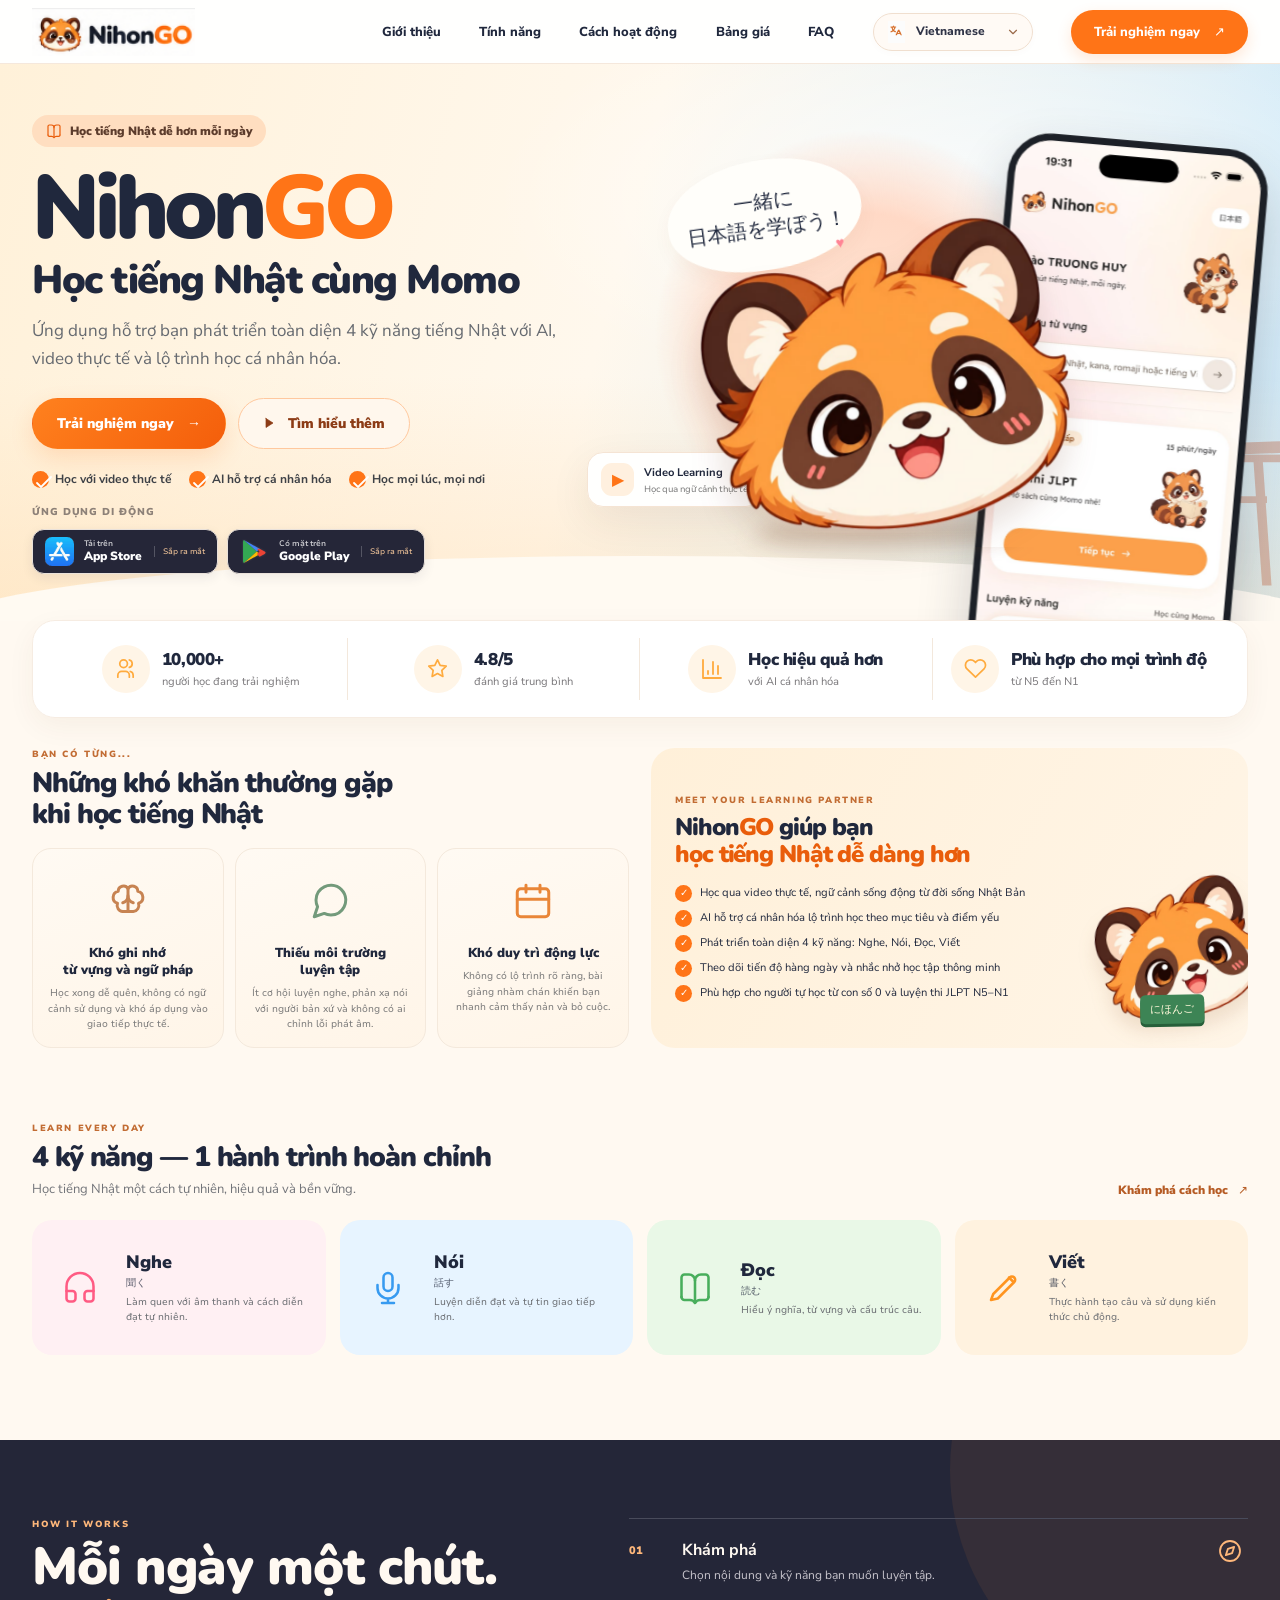
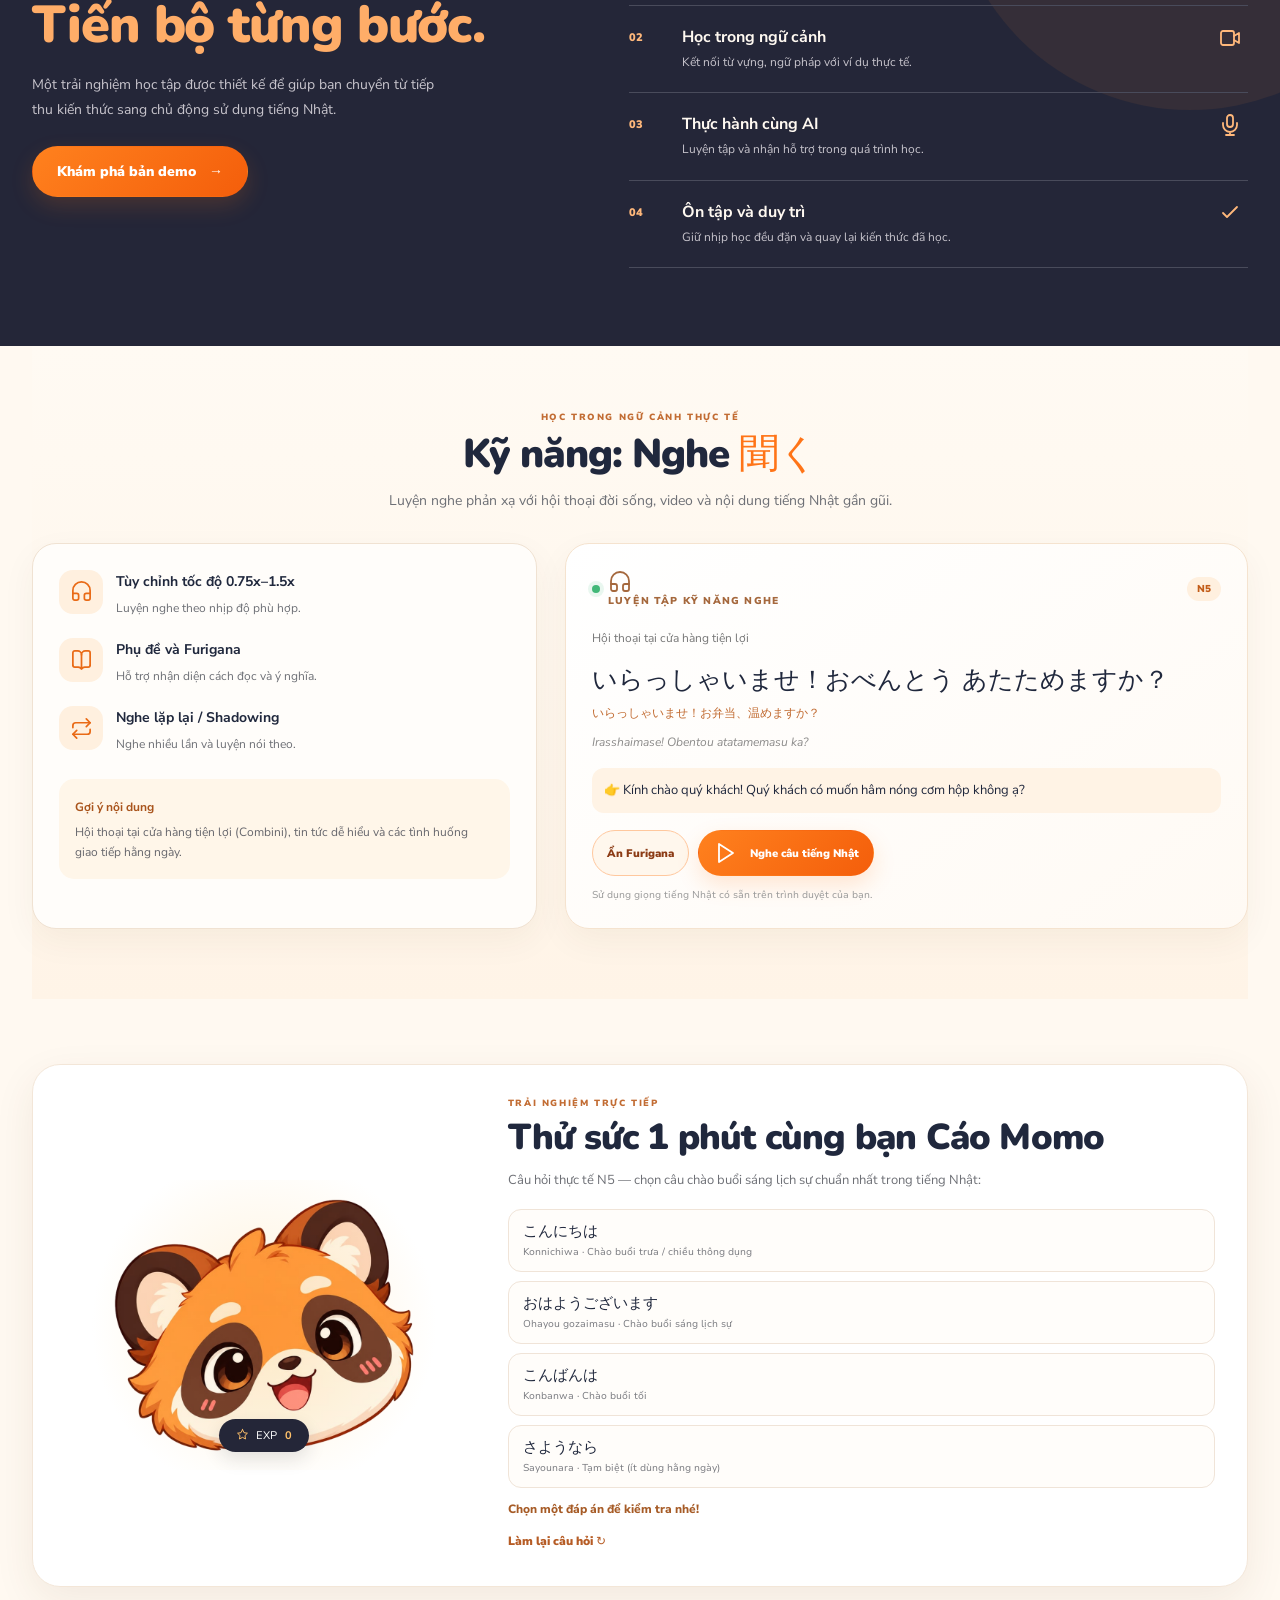
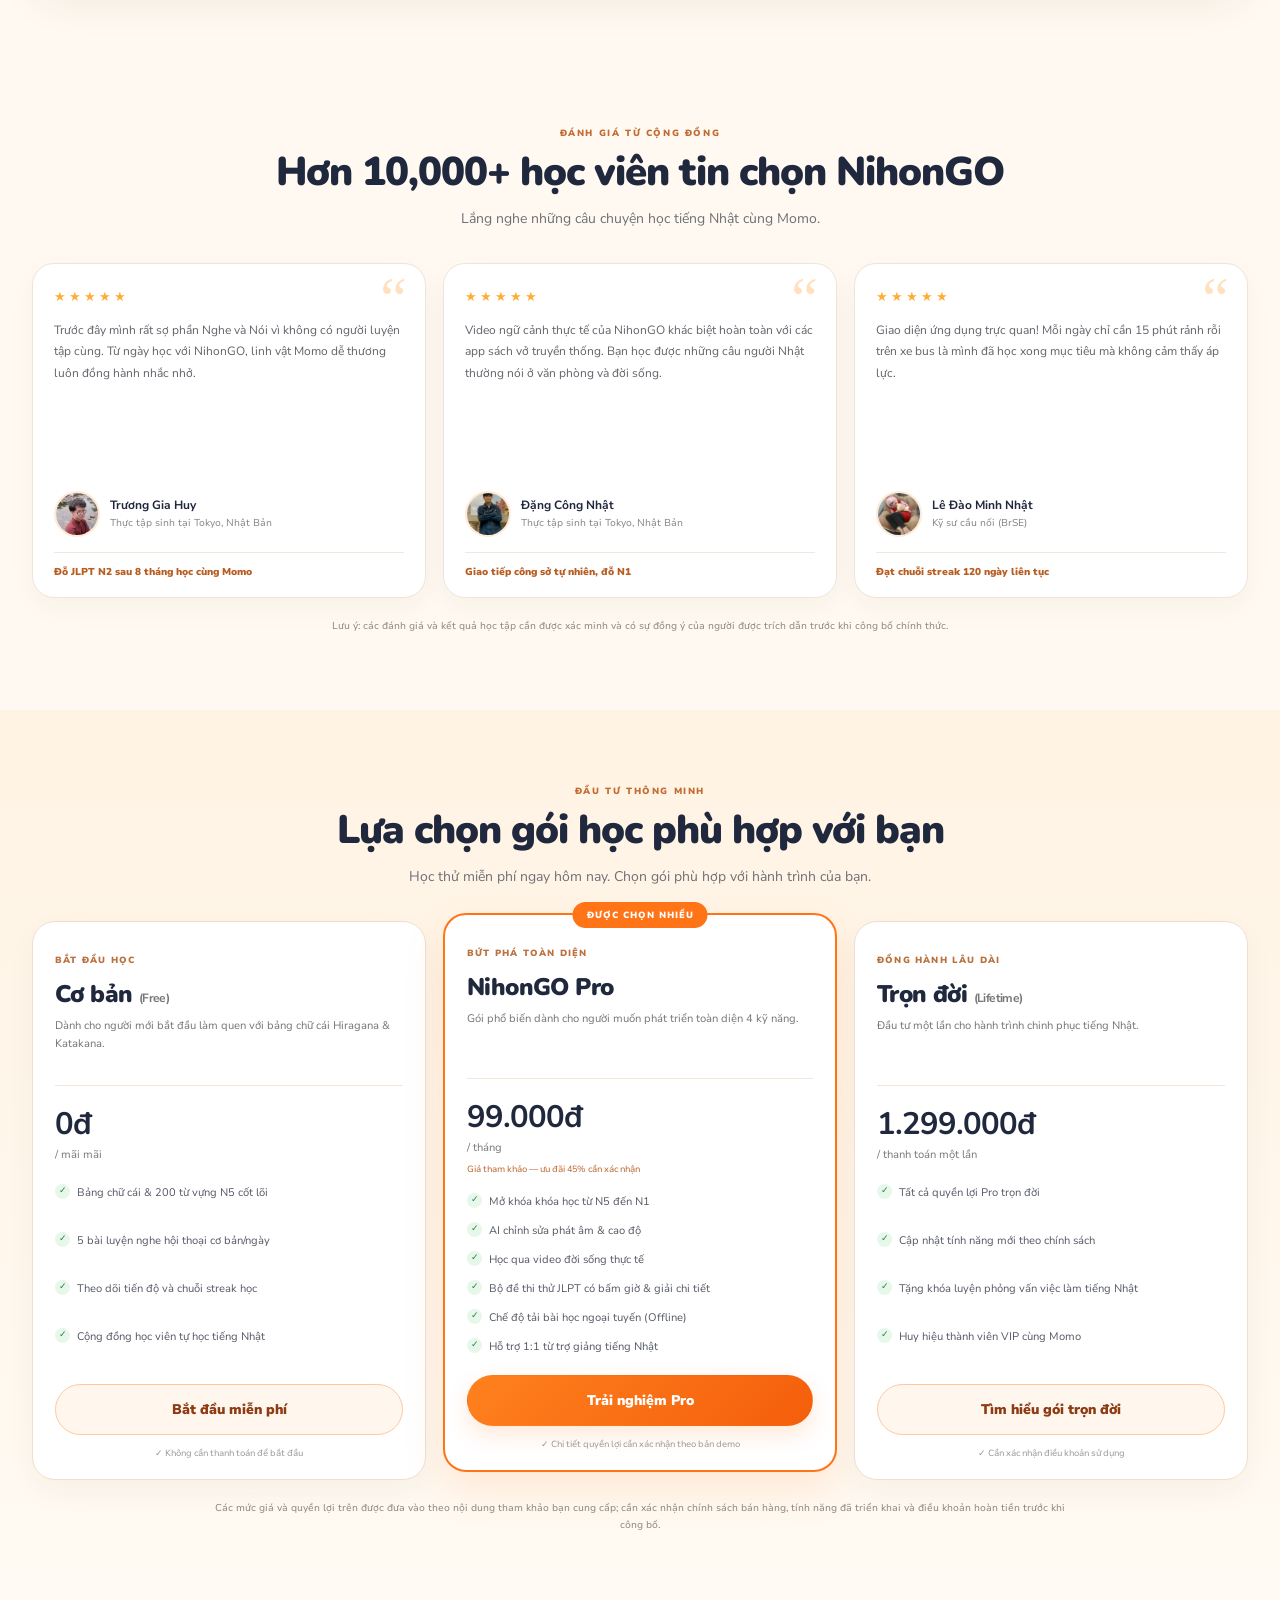
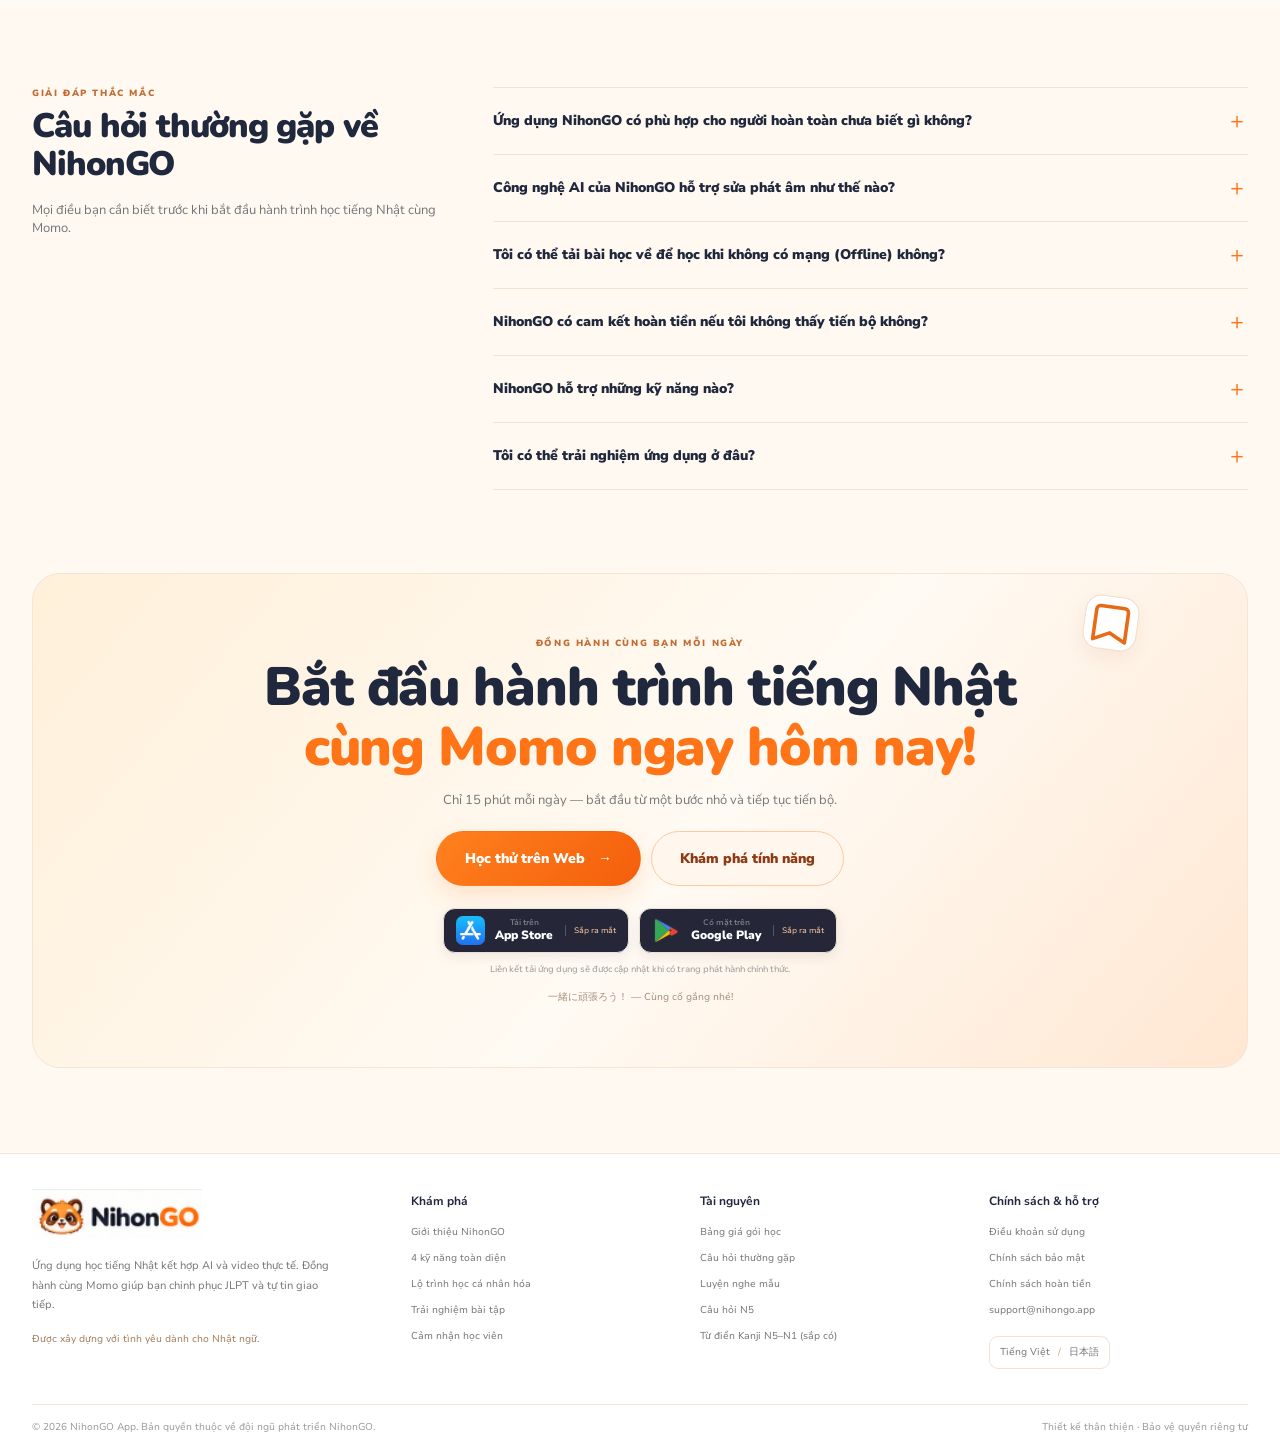
<file: preview.html>
<!doctype html>
<html lang="vi">
<head>
  <meta charset="utf-8">
  <meta name="viewport" content="width=device-width, initial-scale=1">
  <meta name="theme-color" content="#fff8ef">
  <meta name="description" content="NihonGO cùng Momo — ứng dụng hỗ trợ học tiếng Nhật với AI, video thực tế và hành trình luyện tập 4 kỹ năng.">
  <meta property="og:title" content="NihonGO — Học tiếng Nhật cùng Momo">
  <meta property="og:description" content="Học tiếng Nhật dễ hơn mỗi ngày với NihonGO.">
  <title>NihonGO — Học tiếng Nhật cùng Momo</title>
  <link rel="preconnect" href="https://fonts.googleapis.com">
  <link rel="preconnect" href="https://fonts.gstatic.com" crossorigin>
  <link href="https://fonts.googleapis.com/css2?family=Nunito+Sans:wght@400;500;600;700;800;900&family=Nunito:wght@500;600;700;800;900;1000&display=swap" rel="stylesheet">
  <style>
/* NihonGO — cohesive design tokens */
:root{
 --bg:#fff9f1;--surface:#fffdf9;--ink:#20283d;--muted:#6e7076;--orange:#ff7417;--orange-dark:#e95d0b;
 --peach:#ffe4c9;--border:#f1e4d5;--cream:#fff0d9;--blue:#dff1ff;--green:#e3f6df;--pink:#fff0f1;
 --radius:22px;--shadow:0 14px 40px rgba(90,53,23,.08);--container:1380px;
 font-family:"Nunito Sans",sans-serif;color:var(--ink);background:var(--bg);font-synthesis:none;text-rendering:optimizeLegibility
}
*{box-sizing:border-box}html{scroll-behavior:smooth;scroll-padding-top:84px}body{margin:0;overflow-x:hidden}a{color:inherit;text-decoration:none}button{font:inherit}.container{width:min(var(--container),calc(100% - 64px));margin-inline:auto}.section{padding-block:78px;position:relative}.skip-link{position:absolute;top:-60px;left:10px;background:white;padding:12px;z-index:100}.skip-link:focus{top:10px}
.header{height:64px;background:rgba(255,255,255,.91);backdrop-filter:blur(16px);position:sticky;top:0;z-index:30;border-bottom:1px solid #f5e8dc}.nav{height:100%;display:flex;align-items:center;justify-content:space-between;gap:25px}.brand{height:52px;display:flex;align-items:center;overflow:hidden}.brand img{width:146px;height:auto;max-height:43px;object-fit:contain;display:block;mix-blend-mode:multiply}.nav-links{display:flex;align-items:center;gap:clamp(18px,3vw,44px);font-size:13px;font-weight:800}.nav-links>a:not(.nav-cta){transition:color .2s}.nav-links>a:not(.nav-cta):hover{color:var(--orange-dark)}.nav-cta{background:var(--orange);color:#fff;padding:13px 23px;border-radius:999px;box-shadow:0 6px 15px #ff74172a}.nav-cta span{margin-left:10px}.menu-toggle{display:none}
.hero{min-height:485px;position:relative;overflow:hidden;background:linear-gradient(105deg,#fff1d9 0%,#fff8ed 47%,#cfeafa 100%);padding:43px 0 0}.hero-sky{position:absolute;inset:0;background:radial-gradient(ellipse at 74% 24%,rgba(255,255,255,.75),transparent 34%),linear-gradient(0deg,rgba(255,209,153,.32),transparent 44%);pointer-events:none}.hero:after{content:"";position:absolute;left:-5%;right:-5%;bottom:-80px;height:145px;background:#fffaf2;border-radius:50% 50% 0 0;z-index:0}.hero-layout{position:relative;z-index:2;display:grid;grid-template-columns:.9fr 1.1fr;align-items:center;gap:15px;min-height:405px}.hero-copy{padding:8px 0 25px;z-index:5}.pill{display:inline-flex;align-items:center;gap:8px;padding:8px 14px;border-radius:999px;background:#ffdec0;font-size:12px;font-weight:900;color:#5c3c2c}.pill span{color:var(--orange-dark)}.hero h1{font-family:Nunito,sans-serif;font-size:clamp(58px,7vw,92px);font-weight:1000;letter-spacing:-5px;line-height:.98;margin:18px 0 5px;color:#20283d}.hero h1 span{color:var(--orange)}.hero h2{font-family:Nunito,sans-serif;font-size:clamp(26px,3.1vw,43px);letter-spacing:-1.5px;line-height:1.13;margin:0 0 14px;font-weight:1000}.hero-description{max-width:560px;font-size:17px;line-height:1.65;color:#666a70;margin:0}.hero-actions{display:flex;gap:12px;flex-wrap:wrap;margin-top:25px}.btn{display:inline-flex;align-items:center;justify-content:center;gap:13px;border-radius:999px;padding:15px 24px;font-size:14px;font-weight:900;transition:transform .22s,box-shadow .22s,background .22s;border:1.5px solid transparent}.btn:hover{transform:translateY(-3px)}.btn-primary{background:linear-gradient(135deg,#ff811e,#f45e0b);color:white;box-shadow:0 9px 22px #ff74172b}.btn-primary:hover{box-shadow:0 14px 28px #ff74174d}.btn-secondary{background:#fff7ed;border-color:#ffc89e;color:#8c3b15}.play{font-size:11px}.hero-benefits{display:flex;flex-wrap:wrap;gap:17px;margin-top:22px;font-size:12px;font-weight:700;color:#3f4247}.hero-benefits span{display:flex;align-items:center;gap:6px}.hero-benefits b{width:17px;height:17px;display:inline-grid;place-items:center;border-radius:50%;background:var(--orange);color:white;font-size:10px}
.hero-art{height:425px;position:relative;perspective:1100px;transform-style:preserve-3d}.art-halo{position:absolute;width:420px;height:420px;border-radius:50%;background:radial-gradient(circle,#ffe5d3 0%,#ffd9c6 42%,rgba(255,217,198,0) 70%);left:10%;top:-12px;animation:haloPulse 6s ease-in-out infinite}.speech-bubble{position:absolute;z-index:7;top:20px;left:12%;width:195px;height:110px;display:grid;place-content:center;text-align:center;background:#fffefa;border-radius:52% 48% 50% 44%;box-shadow:0 8px 20px #70401b0b;font-family:serif;font-weight:bold;font-size:20px;line-height:1.35;transform:rotate(-8deg);animation:bubbleFloat 5s ease-in-out infinite}.speech-bubble small{color:#ff8494;font-size:15px;position:absolute;right:22px;bottom:7px}.mascot-wrap{position:absolute;z-index:6;width:360px;height:360px;left:18%;top:53px;transform-style:preserve-3d;will-change:transform;animation:momoBob 5s ease-in-out infinite}.mascot-image{position:absolute;inset:0;display:grid;place-items:center;transform:translateZ(32px);filter:drop-shadow(0 20px 15px rgba(100,50,18,.15));}.mascot-image img{width:100%;height:100%;object-fit:contain;mix-blend-mode:multiply}.mascot-shadow{position:absolute;width:250px;height:38px;bottom:1px;left:55px;background:rgba(125,73,37,.17);border-radius:50%;filter:blur(12px);transform:rotateX(62deg);animation:shadowBreathe 5s ease-in-out infinite}.spark{position:absolute;color:#ff8b9b;z-index:8;font-size:31px;transform:translateZ(60px);animation:sparkle 3s ease-in-out infinite}.spark-a{left:-15px;top:180px}.spark-b{right:20px;top:5px;color:#ffb33e;animation-delay:-1.4s}.phone-mockup{position:absolute;z-index:5;right:1%;top:4px;width:270px;height:490px;background:#fffaf2;border:7px solid #1c2027;border-radius:42px;padding:15px 15px 20px;box-shadow:0 22px 50px rgba(38,43,53,.22);transform:rotate(5deg) translateZ(20px);animation:phoneFloat 6.5s ease-in-out infinite;overflow:hidden}.phone-notch{position:absolute;top:0;left:50%;transform:translateX(-50%);width:94px;height:17px;border-radius:0 0 12px 12px;background:#1c2027}.phone-status{display:flex;justify-content:space-between;font-size:10px;font-weight:900;padding:2px 7px 14px}.phone-brand{display:flex;align-items:center;gap:5px;font-size:15px}.phone-brand img{width:27px;height:27px;object-fit:cover;object-position:top;border-radius:50%;mix-blend-mode:multiply}.phone-brand b{letter-spacing:-.5px}.phone-brand b span{color:var(--orange)}.streak{margin-left:auto;font-size:10px;background:#fff0db;border-radius:99px;padding:5px}.phone-mockup h3{font-size:20px;margin:18px 0 2px;font-weight:1000}.phone-sub{font-size:9px;color:#777;margin:0 0 15px}.phone-skills{display:grid;grid-template-columns:1fr 1fr;gap:10px}.phone-skill{height:105px;background:#fff;border-radius:17px;box-shadow:0 5px 13px #5c3a1c0a;display:flex;flex-direction:column;align-items:center;justify-content:center;gap:4px}.phone-skill>span{font-size:27px;font-weight:900}.phone-skill b{font-size:15px}.phone-skill small{font-size:8px;color:#8a8a8a}.blue>span{color:#4aa9ff}.coral>span{color:#ff684e}.green>span{color:#51b86d}.orange>span{color:#ff9d29}.phone-progress{margin-top:14px;background:#fff;padding:10px;border-radius:12px;font-size:9px;display:grid;grid-template-columns:1fr auto;gap:7px}.phone-progress i{height:5px;border-radius:9px;background:#f0e4d7;grid-column:1/3;overflow:hidden}.phone-progress em{display:block;width:75%;height:100%;background:var(--orange);border-radius:9px}.float-chip{position:absolute;z-index:9;display:flex;align-items:center;gap:10px;padding:10px 13px;background:rgba(255,255,255,.94);border:1px solid #f5e4d4;border-radius:16px;box-shadow:var(--shadow);backdrop-filter:blur(10px);animation:chipFloat 4.8s ease-in-out infinite}.float-chip>span{width:33px;height:33px;border-radius:11px;background:#fff0df;display:grid;place-items:center;color:var(--orange);font-weight:900}.float-chip b{display:block;font-size:11px}.float-chip small{display:block;font-size:9px;color:#777;margin-top:3px}.chip-video{left:0;bottom:58px}.chip-ai{right:3%;bottom:9px;animation-delay:-2s}.torii-silhouette{position:absolute;right:-8px;bottom:22px;width:110px;height:180px;opacity:.35;z-index:1;transform:scale(.85)}.torii-silhouette:before{content:"";position:absolute;top:12px;left:-12px;width:140px;height:14px;background:#c05c36;border-radius:5px;transform:rotate(-2deg)}.torii-silhouette:after{content:"";position:absolute;top:26px;left:0;width:116px;height:9px;background:#c05c36}.torii-silhouette span,.torii-silhouette i{position:absolute;top:28px;bottom:0;width:11px;background:#c05c36;left:15px;transform:skew(-4deg)}.torii-silhouette i{left:84px;transform:skew(4deg)}.torii-silhouette b{position:absolute;top:75px;left:17px;width:78px;height:8px;background:#c05c36}hero-bottom{position:relative;z-index:3;display:flex;align-items:center;gap:14px;padding:0 0 13px;color:#a78f79;font-size:9px;font-weight:900;letter-spacing:2px}.hero-bottom i{height:1px;background:#ead9c7;flex:1}
.proof-strip{position:relative;z-index:8;margin-top:-1px;display:grid;grid-template-columns:repeat(4,1fr);padding:17px 22px;background:rgba(255,255,255,.94);border:1px solid #f6ece2;border-radius:23px;box-shadow:0 9px 28px rgba(96,59,29,.05)}.proof-item{display:flex;align-items:center;justify-content:center;gap:12px;padding:7px 12px;border-right:1px solid #f3e8dc}.proof-item:last-child{border:0}.proof-icon{width:48px;height:48px;border-radius:50%;display:grid;place-items:center;background:#fff5e7;color:#ffab3e;font-size:25px}.proof-item strong{display:block;font-size:17px;font-weight:1000;letter-spacing:-.4px}.proof-item small{display:block;color:#79777a;font-size:11px;margin-top:3px}
.challenge-section{display:grid;grid-template-columns:1fr 1fr;gap:22px;padding-top:30px;padding-bottom:40px}.eyebrow{font-size:9px;letter-spacing:1.6px;font-weight:1000;color:#c26c33;margin:0 0 8px}.challenge-left h2,.solution-panel h2,.skills-heading h2,.how-copy h2,.faq-heading h2,.cta-panel h2{font-family:Nunito,sans-serif;font-weight:1000;letter-spacing:-1.1px;line-height:1.12;margin:0 0 18px}.challenge-left h2{font-size:28px}.challenge-cards{display:grid;grid-template-columns:repeat(3,1fr);gap:11px}.challenge-card{border:1px solid #f4e9dc;background:linear-gradient(160deg,#fffaf3,#fff5e8);border-radius:19px;padding:14px 12px;text-align:center;min-width:0;transition:transform .25s,box-shadow .25s}.challenge-card:hover{transform:translateY(-5px);box-shadow:var(--shadow)}.mini-illustration{height:75px;width:100%;position:relative;display:grid;place-items:center;margin-bottom:7px}.mini-illustration b{font-family:serif;font-size:42px;color:#b77c50;text-shadow:2px 2px #f3d3b2}.mini-illustration span{position:absolute;right:18%;top:3px;color:var(--orange);font-weight:1000;font-size:25px}.mini-illustration i{position:absolute;left:15%;top:15px;color:#6ba5ce;font-size:24px;font-style:normal}.practice b{font-size:25px;color:#7c9c78}.motivation b{font-family:Nunito;font-size:28px;color:#d5a1a0}.challenge-card h3{font-size:13px;line-height:1.3;margin:0 0 7px;font-weight:1000}.challenge-card p{font-size:10px;line-height:1.55;color:#777;margin:0}.solution-panel{position:relative;display:flex;align-items:center;overflow:hidden;min-height:285px;border-radius:24px;padding:25px 24px;background:linear-gradient(120deg,#fff0d9,#fff5e7)}.solution-copy{position:relative;z-index:2;max-width:78%}.solution-panel h2{font-size:24px;margin-bottom:17px}.solution-panel h2 span,.solution-panel h2 em{color:var(--orange-dark);font-style:normal}.solution-panel ul{list-style:none;margin:0;padding:0;display:grid;gap:8px}.solution-panel li{font-size:11px;line-height:1.45;display:flex;align-items:flex-start;gap:8px}.solution-panel li:before{content:"✓";width:17px;height:17px;flex:0 0 17px;border-radius:50%;background:var(--orange);color:white;font-size:10px;font-weight:1000;display:grid;place-items:center}.reading-momo{position:absolute;right:-12px;bottom:5px;width:165px;height:190px;transform:rotate(-5deg);animation:readingBob 5.5s ease-in-out infinite}.reading-momo img{width:100%;height:100%;object-fit:contain;mix-blend-mode:multiply;filter:drop-shadow(0 12px 9px #8e562124)}.reading-momo .book{position:absolute;bottom:20px;left:40px;background:#3d8455;color:#fff8d9;font-family:serif;font-weight:900;padding:7px 10px;border-radius:5px;transform:rotate(4deg);font-size:11px;box-shadow:0 3px 0 #275f3a}.flower{position:absolute;top:15px;left:0;color:#ff9f9f;font-size:28px}
.skills-section{padding-top:34px;padding-bottom:85px}.skills-heading{display:flex;align-items:end;justify-content:space-between;gap:20px;margin-bottom:22px}.skills-heading h2{font-size:28px;margin-bottom:7px}.skills-heading p:not(.eyebrow){margin:0;color:#73757a;font-size:13px}.text-link{font-size:12px;font-weight:1000;color:#b65c25;white-space:nowrap}.text-link span{margin-left:7px}.skill-grid{display:grid;grid-template-columns:repeat(4,1fr);gap:14px}.skill-card{display:flex;align-items:center;gap:14px;position:relative;padding:16px;border-radius:20px;min-height:135px;transition:transform .25s,box-shadow .25s;overflow:hidden}.skill-card:hover{transform:translateY(-5px);box-shadow:var(--shadow)}.skill-listen{background:#fff0f3}.skill-speak{background:#e7f4ff}.skill-read{background:#e9f8e7}.skill-write{background:#fff2df}.skill-art{width:64px;height:70px;flex:0 0 64px;display:grid;place-items:center;position:relative}.skill-art b{font-size:39px;font-family:serif}.skill-listen .skill-art{color:#ff5b83}.sound-wave{position:absolute;font-size:25px;font-weight:1000;letter-spacing:-7px;left:0;transform:rotate(180deg)}.skill-speak .skill-art{color:#379af0}.skill-speak .skill-art b{font-size:25px;background:#fff;border-radius:50%;width:40px;height:40px;display:grid;place-items:center}.skill-read .skill-art{color:#48ae5c}.skill-read .skill-art span{position:absolute;bottom:1px;font-size:10px;font-weight:1000}.skill-write .skill-art{color:#ff941f}.skill-write .skill-art span{position:absolute;right:1px;top:2px;font-size:25px}.skill-card h3{margin:0 0 5px;font-size:18px;font-weight:1000}.skill-card h3 small{display:block;font-size:10px;font-weight:800;margin-top:2px;opacity:.75}.skill-card p{font-size:10px;line-height:1.5;color:#686b70;margin:0}.skill-arrow{position:absolute;right:12px;top:10px;opacity:0;transform:translate(-3px,3px);transition:.2s}.skill-card:hover .skill-arrow{opacity:.65;transform:none}
.how-section{background:#242638;color:#fff9f1;overflow:hidden}.how-section:before{content:"";position:absolute;width:480px;height:480px;border-radius:50%;background:#ff8a3414;right:-150px;top:-210px}.how-grid{display:grid;grid-template-columns:.9fr 1.1fr;gap:90px;position:relative}.how-copy .eyebrow{color:#ffb87b}.how-copy h2{font-size:clamp(36px,4.4vw,52px);margin-bottom:17px}.how-copy h2 span{color:#ffad68}.how-copy>p:not(.eyebrow){color:#c7c4cc;font-size:14px;line-height:1.8;max-width:410px;margin-bottom:24px}.how-steps{border-top:1px solid #494b5b}.how-steps article{display:grid;grid-template-columns:40px 1fr 30px;gap:13px;padding:20px 0;border-bottom:1px solid #494b5b;align-items:start}.how-steps article>span{color:#ffb87b;font-size:11px;font-weight:1000;padding-top:4px}.how-steps h3{margin:0 0 5px;font-size:16px}.how-steps p{margin:0;color:#c7c4cc;font-size:12px;line-height:1.6}.how-steps article>b{color:#ffb87b;text-align:right;font-size:19px}
.faq-section{display:grid;grid-template-columns:.7fr 1.3fr;gap:55px}.faq-heading h2{font-size:34px}.faq-heading>p:last-child{font-size:13px;color:#74747a}.faq-list details{border-bottom:1px solid var(--border);padding:18px 0}.faq-list details:first-child{border-top:1px solid var(--border)}.faq-list summary{cursor:pointer;display:flex;align-items:center;justify-content:space-between;gap:15px;list-style:none;font-size:14px;font-weight:900}.faq-list summary::-webkit-details-marker{display:none}.faq-list summary span{color:var(--orange);font-size:22px;transition:transform .2s}.faq-list details[open] summary span{transform:rotate(45deg)}.faq-list details p{font-size:12px;line-height:1.8;color:var(--muted);max-width:650px;margin:12px 0 0}
.cta-section{padding-top:5px;padding-bottom:85px}.cta-panel{position:relative;text-align:center;overflow:hidden;border-radius:28px;padding:63px 20px;background:linear-gradient(130deg,#fff0d9,#fffaf3 55%,#ffe7d2);border:1px solid #f5e5d5}.cta-panel h2{font-size:clamp(36px,4.8vw,54px);margin-bottom:13px}.cta-panel h2 span{color:var(--orange)}.cta-panel>p:not(.eyebrow){font-size:13px;color:#777;margin:0}.btn-large{margin-top:22px;padding:17px 28px}.cta-panel>small{display:block;font-size:10px;color:#a48d78;margin-top:15px}.cta-decoration{position:absolute;right:9%;top:22px;width:54px;height:54px;border-radius:16px;background:#fff;border:1px solid #f3ddc9;box-shadow:0 8px 18px #8c4c1c12;display:grid;place-items:center;color:#e96a16;font-weight:1000;transform:rotate(8deg)}.cta-decoration span{font-family:serif;font-size:24px}.cta-decoration i{position:absolute;right:-7px;bottom:-5px;width:20px;height:20px;border-radius:50%;background:#e6f5df;color:#37944b;border:2px solid #fff;display:grid;place-items:center;font-size:11px;font-style:normal}
.footer{background:#fff;border-top:1px solid #f1e5d9}.footer-main{display:flex;align-items:center;justify-content:space-between;gap:22px;padding-block:25px}.footer-brand img{width:170px;height:auto;mix-blend-mode:multiply}.footer-main>p{font-size:12px;color:#777;margin:0}.footer-main nav{display:flex;gap:22px;font-size:11px;font-weight:800}.footer-bottom{border-top:1px solid #f1e5d9;padding-block:15px;display:flex;justify-content:space-between;color:#999;font-size:10px}
.reveal{opacity:0;transform:translateY(22px);transition:opacity .7s ease,transform .7s ease}.reveal.is-visible{opacity:1;transform:translateY(0)}
@keyframes momoBob{0%,100%{transform:translate3d(0,0,0) rotateZ(-1deg) rotateY(-3deg)}50%{transform:translate3d(0,-14px,18px) rotateZ(1.5deg) rotateY(4deg)}}@keyframes phoneFloat{0%,100%{transform:rotate(5deg) translateY(0) translateZ(20px)}50%{transform:rotate(3deg) translateY(-9px) translateZ(25px)}}@keyframes readingBob{0%,100%{transform:rotate(-5deg) translateY(0)}50%{transform:rotate(-1deg) translateY(-8px)}}@keyframes shadowBreathe{0%,100%{transform:scaleX(1) rotateX(62deg);opacity:.65}50%{transform:scaleX(.82) rotateX(62deg);opacity:.35}}@keyframes bubbleFloat{0%,100%{transform:translateY(0) rotate(-8deg)}50%{transform:translateY(-8px) rotate(-5deg)}}@keyframes chipFloat{0%,100%{transform:translateY(0) rotate(-1deg)}50%{transform:translateY(-8px) rotate(1deg)}}@keyframes sparkle{0%,100%{transform:translateY(0) scale(1) rotate(0)}50%{transform:translateY(-9px) scale(1.18) rotate(15deg)}}@keyframes haloPulse{0%,100%{transform:scale(1);opacity:.75}50%{transform:scale(1.08);opacity:1}}
@media(max-width:1100px){.hero-layout{grid-template-columns:.92fr 1.08fr}.hero-art{transform:scale(.9);transform-origin:center right;margin-left:-25px}.hero h1{font-size:72px}.hero h2{font-size:31px}.phone-mockup{right:-5%}.mascot-wrap{left:12%}.float-chip{transform:scale(.9)}.challenge-section{grid-template-columns:1fr}.solution-panel{min-height:250px}.reading-momo{right:35px}.how-grid{gap:45px}.proof-item{padding-inline:5px}.proof-item strong{font-size:15px}}
@media(max-width:760px){.container{width:calc(100% - 36px)}.header{height:62px}.brand img{width:136px;max-height:40px}.menu-toggle{display:flex;width:40px;height:40px;border:1px solid #f0e0d0;border-radius:50%;background:#fff;align-items:center;justify-content:center;flex-direction:column;gap:5px}.menu-toggle span{width:16px;height:2px;background:#26283a;border-radius:5px}.nav-links{display:none;position:absolute;top:57px;left:18px;right:18px;background:#fff;border:1px solid var(--border);border-radius:18px;padding:14px;box-shadow:var(--shadow);flex-direction:column;align-items:stretch;gap:0}.nav-links.is-open{display:flex}.nav-links>a{padding:13px 9px}.nav-links .nav-cta{text-align:center;margin-top:5px}.hero{padding-top:32px}.hero-layout{grid-template-columns:1fr;gap:0}.hero-copy{padding-bottom:0}.hero h1{font-size:70px;letter-spacing:-4px}.hero h2{font-size:29px}.hero-description{font-size:14px;max-width:480px}.hero-actions{gap:9px}.btn{padding:13px 18px;font-size:12px}.hero-benefits{gap:10px 14px;font-size:10px}.hero-art{height:380px;transform:none;margin:0 -12px}.art-halo{width:320px;height:320px;left:calc(50% - 170px);top:35px}.mascot-wrap{width:280px;height:280px;left:calc(50% - 155px);top:65px}.phone-mockup{width:200px;height:365px;right:0;top:10px;border-width:5px;border-radius:31px;padding:11px}.phone-status{font-size:8px;padding-bottom:9px}.phone-brand{font-size:11px}.phone-brand img{width:21px;height:21px}.phone-mockup h3{font-size:16px;margin-top:12px}.phone-sub{font-size:7px;margin-bottom:10px}.phone-skills{gap:6px}.phone-skill{height:76px;border-radius:12px;gap:2px}.phone-skill>span{font-size:19px}.phone-skill b{font-size:11px}.phone-skill small{font-size:6px}.phone-progress{margin-top:8px;padding:7px;font-size:7px}.speech-bubble{width:145px;height:80px;font-size:15px;top:18px;left:0}.float-chip{padding:8px 10px;gap:7px}.float-chip>span{width:27px;height:27px}.float-chip b{font-size:9px}.float-chip small{font-size:7px}.chip-video{left:0;bottom:36px}.chip-ai{right:0;bottom:0}.hero-bottom{font-size:7px;letter-spacing:1px}.proof-strip{grid-template-columns:1fr 1fr;padding:10px;margin-top:0;border-radius:17px}.proof-item{justify-content:flex-start;border-right:0;padding:10px 6px}.proof-item:nth-child(odd){border-right:1px solid #f3e8dc}.proof-item strong{font-size:13px}.proof-item small{font-size:9px}.proof-icon{width:37px;height:37px;font-size:20px}.section{padding-block:55px}.challenge-section{padding-top:35px;padding-bottom:35px}.challenge-left h2{font-size:24px}.challenge-cards{gap:7px}.challenge-card{padding:10px 6px;border-radius:14px}.mini-illustration{height:56px}.mini-illustration b{font-size:30px}.mini-illustration span{font-size:18px}.mini-illustration i{font-size:18px}.challenge-card h3{font-size:10px}.challenge-card p{font-size:9px}.solution-panel{padding:22px 17px;min-height:295px}.solution-copy{max-width:100%;padding-right:52px}.solution-panel h2{font-size:21px}.solution-panel li{font-size:10px;max-width:300px}.reading-momo{width:110px;height:130px;right:-10px;bottom:-1px;opacity:.9}.reading-momo .book{font-size:8px;left:26px;bottom:15px;padding:4px 6px}.reading-icon{position:absolute;top:18px;left:4px;width:25px;height:25px;display:grid;place-items:center;border-radius:50%;background:#fff;color:#e96a16;font-size:14px;font-weight:1000;box-shadow:0 4px 10px #8e562124}.skills-section{padding-top:30px}.skills-heading{display:block}.skills-heading h2{font-size:24px}.skills-heading p:not(.eyebrow){font-size:11px}.skills-heading .text-link{display:inline-block;margin-top:14px}.skill-grid{grid-template-columns:1fr 1fr;gap:9px}.skill-card{padding:11px;gap:8px;min-height:112px;border-radius:15px}.skill-art{width:43px;height:52px;flex-basis:43px}.skill-art b{font-size:30px}.skill-card h3{font-size:15px}.skill-card h3 small{font-size:8px}.skill-card p{font-size:9px}.how-grid{grid-template-columns:1fr;gap:30px}.how-copy h2{font-size:38px}.how-copy>p:not(.eyebrow){font-size:12px}.how-steps article{padding:16px 0}.faq-section{grid-template-columns:1fr;gap:20px}.faq-heading h2{font-size:29px}.cta-section{padding-top:0;padding-bottom:55px}.cta-panel{padding:52px 15px;border-radius:21px}.cta-panel h2{font-size:35px}.cta-panel>p:not(.eyebrow){font-size:11px}.footer-main{flex-wrap:wrap;gap:14px}.footer-brand img{width:140px}.footer-main>p{order:3;width:100%}.footer-main nav{gap:12px;font-size:10px}.footer-bottom{font-size:9px;gap:8px;flex-direction:column}}
@media(prefers-reduced-motion:reduce){html{scroll-behavior:auto}*,*::before,*::after{animation-duration:.01ms!important;animation-iteration-count:1!important;transition-duration:.01ms!important}.reveal{opacity:1;transform:none}}


/* Fix: keep the brand logo fully visible instead of cropping it inside the header. */
.brand{height:56px;min-width:0;max-width:230px;overflow:visible;flex:0 1 230px}
.brand img{display:block;width:100%;max-width:220px;height:auto;max-height:48px;object-fit:contain;object-position:left center;mix-blend-mode:normal}
.mascot-image{overflow:visible}
.mascot-image img{display:block;position:relative;z-index:1;width:100%;height:100%;object-fit:contain;mix-blend-mode:normal}
.momo-blink{position:absolute;inset:0;width:100%;height:100%;z-index:2;pointer-events:none;overflow:visible}
.blink-eyes{opacity:0;transform-origin:center;animation:momoBlink 5.2s infinite}
@keyframes momoBlink{
  0%, 43%, 45%, 78%, 80%, 100%{opacity:0}
  44%, 79%{opacity:1}
}
@media(max-width:760px){
  .brand{height:48px;max-width:185px;flex-basis:185px}
  .brand img{max-width:178px;max-height:42px}
}

:focus-visible{outline:3px solid #f28a36;outline-offset:3px}

/* Additional content sections: listening demo, quiz, testimonials, pricing */
.section-intro{max-width:760px;margin:0 auto 30px;text-align:center}.section-intro h2,.section-heading-centered h2{font-family:Nunito,sans-serif;font-weight:1000;letter-spacing:-1px;font-size:clamp(28px,3.5vw,40px);line-height:1.15;margin:0 0 12px}.section-intro h2 span{color:var(--orange)}.section-intro>p:last-child,.section-heading-centered>p:last-child{color:var(--muted);font-size:14px;line-height:1.7;margin:0}.listening-section{padding-top:65px;padding-bottom:70px;background:linear-gradient(180deg,#fffaf3,#fff4e7)}.listening-grid{display:grid;grid-template-columns:.85fr 1.15fr;gap:28px;align-items:stretch}.listening-copy,.dialogue-card{border:1px solid #f0e2d2;border-radius:24px;background:#fffdfa;padding:26px;box-shadow:0 12px 34px rgba(80,50,25,.05)}.feature-points{display:grid;gap:20px}.feature-points>div{display:flex;gap:13px;align-items:flex-start}.feature-icon{width:44px;height:44px;flex:0 0 44px;border-radius:14px;background:#fff0df;color:#e96a16;display:grid;place-items:center;font-weight:1000;font-size:17px}.feature-points b{display:block;font-size:14px;margin:2px 0 5px}.feature-points small{font-size:12px;color:var(--muted);line-height:1.6}.listening-note{background:#fff6e9;border-radius:15px;padding:16px;margin-top:25px}.listening-note b{font-size:12px;color:#a9541c}.listening-note p{font-size:12px;color:#67676d;line-height:1.65;margin:6px 0 0}.dialogue-card{background:linear-gradient(145deg,#fff,#fffaf4);border-color:#f5e3cf}.dialogue-top{display:flex;align-items:center;gap:8px;font-size:10px;letter-spacing:1.2px;font-weight:1000;color:#a5683d}.live-dot{width:8px;height:8px;border-radius:50%;background:#42b878;box-shadow:0 0 0 4px #42b8781d}.level-tag{margin-left:auto;padding:5px 10px;border-radius:99px;background:#fff0df;color:#c35d19;letter-spacing:0}.dialogue-label{font-size:12px;color:#777;margin:22px 0 13px}.japanese-line{font-family:"Noto Sans JP","Yu Gothic",sans-serif;font-size:clamp(18px,2vw,25px);font-weight:900;line-height:1.6;color:var(--ink)}.furigana-line{font-family:"Noto Sans JP","Yu Gothic",sans-serif;font-size:12px;color:#c16a30;margin-top:6px}.furigana-line.is-hidden{display:none}.romaji-line{font-size:12px;color:#8c8b8a;font-style:italic;margin-top:12px}.meaning-line{font-size:13px;line-height:1.65;background:#fff3e5;border-radius:12px;padding:12px;margin-top:18px}.dialogue-actions{display:flex;gap:9px;flex-wrap:wrap;margin-top:17px}.btn-small{padding:10px 14px;font-size:11px}.audio-note{font-size:10px;color:#999;margin:12px 0 0}.quiz-section{background:#fff9f1;padding-block:65px}.quiz-layout{display:grid;grid-template-columns:.72fr 1.28fr;gap:45px;align-items:center;background:white;border:1px solid #f3e6d8;border-radius:28px;padding:32px;box-shadow:var(--shadow)}.quiz-momo{position:relative;min-height:290px;display:grid;place-items:center;background:radial-gradient(circle,#fff1d9,transparent 70%);border-radius:22px}.quiz-momo img{width:min(100%,300px);max-height:300px;object-fit:contain;mix-blend-mode:multiply;animation:readingBob 5s ease-in-out infinite}.exp-badge{position:absolute;bottom:18px;left:50%;transform:translateX(-50%);background:#242638;color:#fff;border-radius:99px;padding:9px 17px;font-size:11px;white-space:nowrap;box-shadow:0 7px 18px #20283d20}.exp-badge b{color:#ffc16a;margin-left:5px}.quiz-content h2{font-family:Nunito,sans-serif;font-size:clamp(26px,3vw,36px);font-weight:1000;letter-spacing:-.8px;line-height:1.15;margin:0 0 12px}.quiz-lead{font-size:13px;color:var(--muted);line-height:1.65;margin:0 0 17px}.quiz-options{display:grid;gap:9px}.quiz-option{width:100%;text-align:left;border:1px solid #f0e4d8;background:#fffdfa;border-radius:13px;padding:12px 14px;cursor:pointer;transition:border-color .2s,background .2s,transform .2s;color:var(--ink)}.quiz-option:hover{border-color:#ffb27b;transform:translateX(2px)}.quiz-option span{display:block;font-family:"Noto Sans JP","Yu Gothic",sans-serif;font-weight:900;font-size:15px}.quiz-option small{display:block;color:#7a7b80;font-size:10px;margin-top:4px}.quiz-option.correct{border-color:#5cb981;background:#effbf3}.quiz-option.incorrect{border-color:#ed8e83;background:#fff2f0}.quiz-option:disabled{cursor:default}.quiz-feedback{min-height:22px;font-size:12px;font-weight:800;color:#a65b26;margin:13px 0 5px}.quiz-feedback.good{color:#27834e}.quiz-feedback.bad{color:#c34d40}.quiz-reset{border:0;background:transparent;cursor:pointer;padding:5px 0}.section-heading-centered{text-align:center;max-width:820px;margin:0 auto 32px}.section-heading-centered .eyebrow{margin-bottom:10px}.testimonials-section{padding-top:75px;padding-bottom:75px}.testimonial-grid{display:grid;grid-template-columns:repeat(3,1fr);gap:17px}.testimonial-card{position:relative;background:#fff;border:1px solid #f0e4d8;border-radius:22px;padding:24px 21px 18px;box-shadow:0 10px 28px rgba(80,50,25,.04);display:flex;flex-direction:column;min-height:335px}.quote-mark{position:absolute;right:18px;top:4px;font-family:Georgia,serif;font-size:60px;color:#ffe0bf;line-height:1}.rating-stars{color:#ffad35;letter-spacing:3px;font-size:13px;margin-bottom:14px}.testimonial-card blockquote{font-size:12px;line-height:1.8;color:#62636a;margin:0 0 21px;flex:1}.reviewer{display:flex;align-items:center;gap:10px}.reviewer-avatar{width:38px;height:38px;flex:0 0 38px;display:grid;place-items:center;border-radius:50%;background:#ffead5;color:#a84f19;font-size:11px;font-weight:1000}.reviewer-photo{display:block;object-fit:cover;object-position:center;width:46px;height:46px;flex:0 0 46px;border:2px solid #ffead5;background:#ffead5}.reviewer b{display:block;font-size:12px}.reviewer small{display:block;font-size:10px;color:#85858a;margin-top:3px}.review-result{margin-top:15px;padding-top:12px;border-top:1px solid #f2e7dc;color:#b85d22;font-size:10px;font-weight:900}.content-disclaimer,.pricing-disclaimer{font-size:10px;line-height:1.7;color:#8b8580;text-align:center;margin:20px auto 0;max-width:900px}.pricing-section{background:linear-gradient(180deg,#fff3e3,#fffaf3);padding-block:75px}.pricing-grid{display:grid;grid-template-columns:repeat(3,1fr);gap:17px;align-items:stretch}.price-card{position:relative;background:#fff;border:1px solid #efdfce;border-radius:23px;padding:25px 22px 20px;display:flex;flex-direction:column;box-shadow:0 12px 30px rgba(80,50,25,.045)}.price-featured{border:2px solid var(--orange);box-shadow:0 17px 40px rgba(255,116,23,.13);transform:translateY(-8px)}.popular-label{position:absolute;top:-13px;left:50%;transform:translateX(-50%);white-space:nowrap;border-radius:99px;padding:7px 14px;background:var(--orange);color:#fff;font-size:9px;letter-spacing:1px;font-weight:1000}.plan-kicker{font-size:9px;font-weight:1000;letter-spacing:1.2px;color:#bb713d}.price-card h3{font-family:Nunito,sans-serif;font-size:24px;letter-spacing:-.6px;margin:9px 0 7px;font-weight:1000}.price-card h3 small{font-family:"Nunito Sans",sans-serif;font-size:12px;color:#777;font-weight:700}.price-card-top p{font-size:11px;line-height:1.7;color:#74747a;min-height:58px;margin:0}.price{padding:17px 0 13px;margin-top:10px;border-top:1px solid #f2e6db;display:flex;flex-direction:column;gap:2px}.price strong{font-family:Nunito,sans-serif;font-size:31px;letter-spacing:-1px;color:#20283d}.price span{font-size:11px;color:#777}.saving-note{font-size:9px;color:#bc652c;margin:-5px 0 9px}.price-card ul{list-style:none;padding:0;margin:9px 0 20px;display:grid;gap:12px;flex:1}.price-card li{position:relative;padding-left:22px;font-size:11px;line-height:1.55;color:#555963}.price-card li:before{content:"✓";position:absolute;left:0;top:0;width:15px;height:15px;display:grid;place-items:center;border-radius:50%;background:#e7f8eb;color:#27834e;font-size:9px;font-weight:1000}.price-cta{width:100%;margin-top:auto}.price-foot{display:block;text-align:center;font-size:9px;color:#999;margin-top:12px}.pricing-disclaimer{padding:0 15px}.cta-actions{display:flex;justify-content:center;gap:10px;flex-wrap:wrap}.store-placeholder{display:flex;justify-content:center;align-items:center;gap:10px;flex-wrap:wrap;margin:22px 0 5px}.store-placeholder>span{display:flex;align-items:center;gap:8px;background:#242638;color:white;padding:10px 14px;border-radius:12px;font-size:17px}.store-placeholder b{font-size:10px}.store-placeholder small{width:100%;font-size:9px;color:#999}.footer-columns{display:grid;grid-template-columns:1.35fr 1fr 1fr 1fr;gap:30px;padding-block:35px}.footer-about p{font-size:11px;line-height:1.8;color:#73737a;max-width:300px}.footer-about>small{font-size:10px;color:#a17a5a}.footer-col{display:flex;flex-direction:column;align-items:flex-start;gap:11px}.footer-col h3{font-size:12px;margin:4px 0 5px}.footer-col a,.language-switch{font-size:10px;color:#73737a;line-height:1.5}.footer-col a:hover{color:var(--orange-dark)}.language-switch{margin-top:7px;padding:8px 10px;border:1px solid #f0e2d5;border-radius:9px}.language-switch span{padding-inline:5px;color:#d4a37e}
@media(max-width:1000px){.listening-grid{grid-template-columns:1fr 1fr}.quiz-layout{gap:25px;padding:24px}.testimonial-grid{gap:11px}.testimonial-card{padding:20px 15px}.pricing-grid{gap:11px}.price-card{padding:23px 16px 18px}.footer-columns{gap:18px}}
@media(max-width:760px){.listening-section,.testimonials-section,.pricing-section{padding-block:52px}.listening-grid,.quiz-layout{grid-template-columns:1fr}.listening-copy,.dialogue-card{padding:20px}.quiz-layout{padding:17px;gap:12px}.quiz-momo{min-height:190px;max-height:210px}.quiz-momo img{max-height:205px;width:220px}.quiz-content h2{font-size:27px}.testimonial-grid,.pricing-grid{grid-template-columns:1fr}.testimonial-card{min-height:unset}.price-featured{transform:none;margin-top:8px}.price-card-top p{min-height:unset}.section-heading-centered{margin-bottom:24px}.section-heading-centered h2{font-size:28px}.footer-columns{grid-template-columns:1fr 1fr;gap:25px 18px}.footer-about{grid-column:1/-1}.store-placeholder>span{font-size:15px}.store-placeholder b{font-size:9px}}
@media(prefers-reduced-motion:reduce){.quiz-momo img{animation:none}}

/* Real NihonGO app screenshot inside the existing phone frame */
.phone-mockup-real{
  padding:0;
  background:#fff8f1;
  aspect-ratio:942 / 2048;
  height:auto;
  min-height:0;
  width:clamp(225px, 20vw, 285px);
  border:7px solid #1c2027;
  border-radius:42px;
  overflow:hidden;
  isolation:isolate;
}
.phone-mockup-real .app-screen-image{
  display:block;
  width:100%;
  height:100%;
  object-fit:cover;
  object-position:center top;
  border-radius:34px;
}
@media(max-width:760px){
  .phone-mockup-real{width:clamp(190px, 43vw, 250px);border-width:6px;border-radius:34px}
  .phone-mockup-real .app-screen-image{border-radius:27px}
}

/* Consistent Lucide-style outline icon system: local inline SVGs, no external JS/CDN dependency */
.ui-icon{display:block;flex:0 0 auto;stroke:currentColor;fill:none;stroke-width:1.8;stroke-linecap:round;stroke-linejoin:round}
.proof-icon .ui-icon{width:23px;height:23px}
.pill-icon .ui-icon{width:16px;height:16px}
.play .ui-icon{width:12px;height:12px;fill:currentColor;stroke-width:1.4}
.feature-icon .ui-icon{width:23px;height:23px}
.skill-art>.ui-icon{width:36px;height:36px;stroke-width:1.7}
.mini-illustration{display:flex;align-items:center;justify-content:center}
.mini-illustration>.ui-icon{width:42px;height:42px;stroke-width:1.7}
.memory>.ui-icon{color:#c78352}
.practice>.ui-icon{color:#739a7b}
.motivation>.ui-icon{color:#e98638}
.how-steps article>b .ui-icon{width:24px;height:24px}
.exp-badge>.ui-icon{width:13px;height:13px;display:inline-block;vertical-align:-2px;margin-right:4px;stroke:#ffc16a}
.dialogue-top>.ui-icon{width:15px;height:15px;display:inline-block;vertical-align:-3px;margin-right:6px}
.cta-decoration>.ui-icon{width:48px;height:48px;stroke:currentColor}
.store-placeholder .ui-icon{width:13px;height:13px;display:inline-block;vertical-align:-2px}
.proof-icon.bars .ui-icon{width:24px;height:24px}
@media (prefers-reduced-motion: reduce){.ui-icon{transition:none!important}}

/* Store badges: secondary app-download actions near the primary hero CTA */
.hero-store-links{display:flex;align-items:center;flex-wrap:wrap;gap:9px;margin-top:17px}
.hero-store-label{flex-basis:100%;font-size:10px;font-weight:900;letter-spacing:.09em;text-transform:uppercase;color:#8d8178;margin-bottom:1px}
.store-badge{display:inline-flex;align-items:center;gap:9px;min-height:43px;padding:7px 12px;border:1px solid #e9e1da;border-radius:12px;background:#252638;color:#fff;text-decoration:none;box-shadow:0 4px 12px rgba(32,40,61,.08);transition:transform .2s ease,box-shadow .2s ease,border-color .2s ease}
.store-badge:hover{transform:translateY(-2px);box-shadow:0 7px 17px rgba(32,40,61,.14);border-color:#ffb16c}
.store-brand-icon{width:23px;height:23px;flex:0 0 auto}
.store-badge span{display:flex;flex-direction:column;gap:1px;line-height:1.1}
.store-badge small{font-size:8px;font-weight:600;opacity:.82}
.store-badge strong{font-size:12px;font-weight:900;white-space:nowrap}
.store-badge em{font-style:normal;font-size:8px;white-space:nowrap;color:#ffcf9f;border-left:1px solid rgba(255,255,255,.22);padding-left:8px;margin-left:2px}
.store-placeholder{display:flex;justify-content:center;align-items:center;gap:10px;flex-wrap:wrap;margin:22px 0 5px}
.store-placeholder .store-badge{min-width:160px;justify-content:flex-start}
.store-placeholder>small{width:100%;font-size:9px;color:#999;text-align:center}
@media(max-width:760px){
 .hero-store-links{gap:7px;margin-top:15px}
 .hero-store-label{font-size:9px}
 .store-badge{min-height:41px;padding:7px 10px;gap:7px}
 .store-brand-icon{width:20px;height:20px}
 .store-badge strong{font-size:11px}
 .store-badge em{font-size:7px;padding-left:6px}
}
@media(max-width:420px){
 .hero-store-links .store-badge{flex:1;min-width:0}
 .hero-store-links .store-badge em{display:none}
}

/* Stronger, recognizable platform logos on the download badges */
.store-badge .store-brand-icon{width:29px;height:29px;display:block;flex:0 0 29px}
.store-badge .apple-icon{color:#fff}
.store-badge .google-play-icon{filter:drop-shadow(0 0 1px rgba(255,255,255,.14))}
.store-badge{gap:10px}
.store-badge span{min-width:0}
.store-badge strong{font-size:12px}
@media(max-width:760px){
  .store-badge .store-brand-icon{width:25px;height:25px;flex-basis:25px}
}

/* Use the supplied high-resolution App Store icon asset */
.store-badge .apple-icon-img{
  display:block;
  width:29px;
  height:29px;
  flex:0 0 29px;
  object-fit:contain;
  border-radius:7px;
}
@media(max-width:760px){
  .store-badge .apple-icon-img{width:25px;height:25px;flex-basis:25px;border-radius:6px}
}

/* Language selector — custom dropdown (native select stays hidden for state sync) */
.language-picker{position:relative;display:inline-flex;align-items:center;gap:8px;min-width:0;border:1px solid #f0dfcf;background:rgba(255,250,245,.96);border-radius:999px;padding:7px 12px;color:#b65319;flex:0 0 auto;box-shadow:0 2px 7px rgba(110,65,30,.025);transition:border-color .18s ease,box-shadow .18s ease,background .18s ease;z-index:30}
.language-picker:hover,.language-picker.is-open{border-color:#f2b783;background:#fffdf9;box-shadow:0 5px 16px rgba(160,91,35,.10)}
.language-picker-icon{display:block;width:22px;height:22px;object-fit:contain;flex:0 0 22px}
.language-trigger{display:inline-flex;align-items:center;justify-content:space-between;gap:9px;min-width:104px;padding:3px 0;border:0;background:transparent;color:#303447;font:800 12px/1.3 'Nunito Sans',sans-serif;cursor:pointer;white-space:nowrap}
.language-trigger:focus-visible{outline:2px solid #f49a55;outline-offset:4px;border-radius:5px}
.language-chevron{flex:0 0 auto;color:#9b6b4b;transition:transform .18s ease}
.language-picker.is-open .language-chevron{transform:rotate(180deg)}
.language-menu{position:absolute;top:calc(100% + 9px);right:0;min-width:174px;padding:6px;background:#fffdf9;border:1px solid #f0dfcf;border-radius:15px;box-shadow:0 14px 34px rgba(53,38,26,.15);z-index:1000;overflow:hidden;transform-origin:top right;animation:languageMenuIn .16s ease-out}
.language-menu[hidden]{display:none}
.language-option{display:flex;align-items:center;justify-content:space-between;gap:18px;width:100%;padding:10px 11px;border:0;border-radius:9px;background:transparent;color:#424253;text-align:left;font:600 12px/1.25 'Nunito Sans',sans-serif;cursor:pointer;transition:background .15s ease,color .15s ease}
.language-option:hover{background:#fff1e3;color:#a94c12}
.language-option.is-selected{background:#fff0df;color:#a94c12;font-weight:900}
.language-check{width:15px;flex:0 0 15px;text-align:center;color:#e87521;opacity:0}
.language-option.is-selected .language-check{opacity:1}
.language-select-native{display:none!important;visibility:hidden!important;position:absolute!important;width:1px!important;height:1px!important;overflow:hidden!important;clip-path:inset(50%)!important;white-space:nowrap!important}
@keyframes languageMenuIn{from{opacity:0;transform:translateY(-4px) scale(.98)}to{opacity:1;transform:translateY(0) scale(1)}}
@media(max-width:760px){.language-picker{margin:8px 4px;padding:9px 12px;border-radius:999px;order:2}.language-trigger{min-width:116px;font-size:13px}.language-menu{left:0;right:auto;min-width:190px}.nav-links .nav-cta{order:3}}
@media(prefers-reduced-motion:reduce){.language-menu,.language-chevron{animation:none;transition:none}}

  </style>
</head>
<body>
  <a class="skip-link" href="#main">Bỏ qua điều hướng</a>
  <header class="header">
    <div class="container nav">
      <a class="brand" href="#" aria-label="NihonGO trang chủ">
        <img src="assets/nihongo-logo-horizontal.png" alt="Logo NihonGO với mascot Momo">
      </a>
      <button class="menu-toggle" aria-expanded="false" aria-controls="nav-links" aria-label="Mở menu"><span></span><span></span></button>
      <nav id="nav-links" class="nav-links" aria-label="Điều hướng chính">
        <a href="#about">Giới thiệu</a>
        <a href="#features">Tính năng</a>
        <a href="#how">Cách hoạt động</a>
        <a href="#pricing">Bảng giá</a>
        <a href="#faq">FAQ</a>
        <div class="language-picker" id="language-picker">
          <img class="language-picker-icon" src="assets/language-translate-icon.png" alt="" aria-hidden="true">
          <button class="language-trigger" id="language-trigger" type="button" aria-haspopup="listbox" aria-expanded="false" aria-controls="language-menu">
            <span id="language-current">Vietnamese</span>
            <svg class="language-chevron" width="14" height="14" viewBox="0 0 24 24" fill="none" stroke="currentColor" stroke-width="2" stroke-linecap="round" stroke-linejoin="round" aria-hidden="true"><path d="m6 9 6 6 6-6"/></svg>
          </button>
          <div class="language-menu" id="language-menu" role="listbox" aria-label="Choose language" hidden>
            <button type="button" class="language-option is-selected" role="option" aria-selected="true" data-lang="vi">Vietnamese <span class="language-check" aria-hidden="true">✓</span></button>
            <button type="button" class="language-option" role="option" aria-selected="false" data-lang="en">English <span class="language-check" aria-hidden="true">✓</span></button>
            <button type="button" class="language-option" role="option" aria-selected="false" data-lang="ja">Japanese <span class="language-check" aria-hidden="true">✓</span></button>
            <button type="button" class="language-option" role="option" aria-selected="false" data-lang="km">Khmer <span class="language-check" aria-hidden="true">✓</span></button>
            <button type="button" class="language-option" role="option" aria-selected="false" data-lang="id">Indonesian <span class="language-check" aria-hidden="true">✓</span></button>
            <button type="button" class="language-option" role="option" aria-selected="false" data-lang="ms">Malay <span class="language-check" aria-hidden="true">✓</span></button>
            <button type="button" class="language-option" role="option" aria-selected="false" data-lang="th">Thai <span class="language-check" aria-hidden="true">✓</span></button>
            <button type="button" class="language-option" role="option" aria-selected="false" data-lang="es">Spanish <span class="language-check" aria-hidden="true">✓</span></button>
            <button type="button" class="language-option" role="option" aria-selected="false" data-lang="de">German <span class="language-check" aria-hidden="true">✓</span></button>
          </div>
          <select id="language-select" class="language-select-native" aria-label="Select language" tabindex="-1" aria-hidden="true">
            <option value="vi" selected>Vietnamese</option><option value="en">English</option><option value="ja">Japanese</option><option value="km">Khmer</option><option value="id">Indonesian</option><option value="ms">Malay</option><option value="th">Thai</option><option value="es">Spanish</option><option value="de">German</option>
          </select>
        </div>
        <a class="nav-cta" href="#try">Trải nghiệm ngay <span>↗</span></a>
      </nav>
    </div>
  </header>

  <main id="main">
    <section class="hero" id="about">
      <div class="hero-sky"></div>
      
      <div class="torii-silhouette" aria-hidden="true"><span></span><i></i><b></b></div>
      <div class="container hero-layout">
        <div class="hero-copy reveal">
          <div class="pill"><span class="pill-icon" aria-hidden="true"><svg class="ui-icon" width="24" height="24" viewBox="0 0 24 24" fill="none" stroke="currentColor" stroke-width="1.8" stroke-linecap="round" stroke-linejoin="round" aria-hidden="true"><path d="M12 7v14"/><path d="M3 18V5a2 2 0 0 1 2-2h3a4 4 0 0 1 4 4 4 4 0 0 1 4-4h3a2 2 0 0 1 2 2v13"/><path d="M3 18a2 2 0 0 0 2 2h3a4 4 0 0 1 4 2 4 4 0 0 1 4-2h3a2 2 0 0 0 2-2"/></svg></span> Học tiếng Nhật dễ hơn mỗi ngày</div>
          <h1>Nihon<span>GO</span></h1>
          <h2>Học tiếng Nhật cùng Momo</h2>
          <p class="hero-description">Ứng dụng hỗ trợ bạn phát triển toàn diện 4 kỹ năng tiếng Nhật với AI, video thực tế và lộ trình học cá nhân hóa.</p>
          <div class="hero-actions">
            <a class="btn btn-primary" href="#try">Trải nghiệm ngay <span>→</span></a>
            <a class="btn btn-secondary" href="#features"><span class="play"><svg class="ui-icon" width="24" height="24" viewBox="0 0 24 24" fill="none" stroke="currentColor" stroke-width="1.8" stroke-linecap="round" stroke-linejoin="round" aria-hidden="true"><polygon points="6 3 20 12 6 21 6 3"/></svg></span> Tìm hiểu thêm</a>
          </div>
          <div class="hero-benefits">
            <span><b><svg class="ui-icon" width="24" height="24" viewBox="0 0 24 24" fill="none" stroke="currentColor" stroke-width="1.8" stroke-linecap="round" stroke-linejoin="round" aria-hidden="true"><path d="m5 12 4 4L19 6"/></svg></b> Học với video thực tế</span>
            <span><b><svg class="ui-icon" width="24" height="24" viewBox="0 0 24 24" fill="none" stroke="currentColor" stroke-width="1.8" stroke-linecap="round" stroke-linejoin="round" aria-hidden="true"><path d="m5 12 4 4L19 6"/></svg></b> AI hỗ trợ cá nhân hóa</span>
            <span><b><svg class="ui-icon" width="24" height="24" viewBox="0 0 24 24" fill="none" stroke="currentColor" stroke-width="1.8" stroke-linecap="round" stroke-linejoin="round" aria-hidden="true"><path d="m5 12 4 4L19 6"/></svg></b> Học mọi lúc, mọi nơi</span>
          </div>
          <div class="hero-store-links" aria-label="Tải ứng dụng NihonGO">
            <span class="hero-store-label">Ứng dụng di động</span>
            <a class="store-badge store-badge-apple" href="#try" aria-label="App Store — liên kết phát hành sẽ được cập nhật">
              <img class="store-brand-icon apple-icon-img" src="assets/app-store-icon.png" alt="App Store" />
              <span><small>Tải trên</small><strong>App Store</strong></span>
              <em>Sắp ra mắt</em>
            </a>
            <a class="store-badge store-badge-google" href="#try" aria-label="Google Play — liên kết phát hành sẽ được cập nhật">
              <svg class="store-brand-icon google-play-icon" viewBox="0 0 24 24" aria-hidden="true"><path fill="#34A853" d="M3.2 2.4 14 12 3.2 21.6c-.4-.3-.7-.9-.7-1.7V4.1c0-.8.3-1.4.7-1.7Z"/><path fill="#4285F4" d="m3.2 2.4 13 7.3-2.2 2.3L3.2 2.4Z"/><path fill="#FBBC04" d="m14 12 2.2 2.3-13 7.3L14 12Z"/><path fill="#EA4335" d="m16.2 9.7 4.2 2.3c1 .6 1 1.4 0 2l-4.2 2.3-2.2-2.3 2.2-2-2.2-2.3Z"/></svg>
              <span><small>Có mặt trên</small><strong>Google Play</strong></span>
              <em>Sắp ra mắt</em>
            </a>
          </div>
        </div>

        <div class="hero-art" id="momo-scene" aria-label="Momo đồng hành cùng ứng dụng NihonGO">
          <div class="art-halo"></div>
          <div class="speech-bubble">一緒に<br>日本語を学ぼう！<small>♥</small></div>
          <div class="mascot-wrap" id="momo-tilt">
            <div class="mascot-shadow"></div>
            <div class="mascot-image">
              <img src="assets/momo-mascot-transparent.png" alt="Momo, mascot gấu trúc đỏ của NihonGO">
              <svg class="momo-blink" viewBox="0 0 820 692" aria-hidden="true">
                <g class="blink-eyes">
                  <ellipse cx="320" cy="442" rx="69" ry="51" fill="#5b3024" transform="rotate(-8 320 442)"/>
                  <path d="M265 445 Q319 490 371 431" fill="none" stroke="#2b1713" stroke-width="12" stroke-linecap="round"/>
                  <ellipse cx="605" cy="365" rx="65" ry="49" fill="#5b3024" transform="rotate(8 605 365)"/>
                  <path d="M553 366 Q605 410 656 354" fill="none" stroke="#2b1713" stroke-width="12" stroke-linecap="round"/>
                </g>
              </svg>
            </div>
            <span class="spark spark-a" aria-hidden="true">♫</span><span class="spark spark-b" aria-hidden="true">▤</span>
          </div>
          <div class="phone-mockup phone-mockup-real" aria-label="Ảnh chụp giao diện ứng dụng NihonGO">
            <img class="app-screen-image" src="assets/app-screenshot.png" alt="Ảnh chụp thật giao diện ứng dụng NihonGO: tra cứu từ vựng, tiếp tục học JLPT và luyện kỹ năng" />
          </div>
          <div class="float-chip chip-video"><span>▶</span><div><b>Video Learning</b><small>Học qua ngữ cảnh thực tế</small></div></div>
          <div class="float-chip chip-ai"><span>AI</span><div><b>AI Companion</b><small>Học theo nhịp của bạn</small></div></div>
        </div>
      </div>
      <div class="hero-bottom container"><span>NIHONGO WITH MOMO</span><i></i><span>一歩ずつ — TỪNG BƯỚC MỘT</span></div>
    </section>

    <section class="proof-strip container reveal" aria-label="Điểm nổi bật">
      <div class="proof-item"><span class="proof-icon people" aria-hidden="true"><svg class="ui-icon" width="24" height="24" viewBox="0 0 24 24" fill="none" stroke="currentColor" stroke-width="1.8" stroke-linecap="round" stroke-linejoin="round" aria-hidden="true"><path d="M16 21v-2a4 4 0 0 0-4-4H8a4 4 0 0 0-4 4v2"/><circle cx="10" cy="7" r="4"/><path d="M20 21v-2a4 4 0 0 0-3-3.87"/><path d="M16 3.13a4 4 0 0 1 0 7.75"/></svg></span><div><strong>10,000+</strong><small>người học đang trải nghiệm</small></div></div>
      <div class="proof-item"><span class="proof-icon star" aria-hidden="true"><svg class="ui-icon" width="24" height="24" viewBox="0 0 24 24" fill="none" stroke="currentColor" stroke-width="1.8" stroke-linecap="round" stroke-linejoin="round" aria-hidden="true"><path d="m12 3 2.8 5.68 6.27.91-4.54 4.42 1.07 6.24L12 17.3l-5.6 2.95 1.07-6.24L2.93 9.59l6.27-.91L12 3Z"/></svg></span><div><strong>4.8/5</strong><small>đánh giá trung bình</small></div></div>
      <div class="proof-item"><span class="proof-icon bars" aria-hidden="true"><svg class="ui-icon" width="24" height="24" viewBox="0 0 24 24" fill="none" stroke="currentColor" stroke-width="1.8" stroke-linecap="round" stroke-linejoin="round" aria-hidden="true"><path d="M3 3v18h18"/><path d="M18 17V9"/><path d="M13 17V5"/><path d="M8 17v-3"/></svg></span><div><strong>Học hiệu quả hơn</strong><small>với AI cá nhân hóa</small></div></div>
      <div class="proof-item"><span class="proof-icon heart" aria-hidden="true"><svg class="ui-icon" width="24" height="24" viewBox="0 0 24 24" fill="none" stroke="currentColor" stroke-width="1.8" stroke-linecap="round" stroke-linejoin="round" aria-hidden="true"><path d="M20.8 4.6a5.5 5.5 0 0 0-7.8 0L12 5.7l-1.1-1.1a5.5 5.5 0 0 0-7.8 7.8l1.1 1.1L12 21l7.8-7.5 1.1-1.1a5.5 5.5 0 0 0-.1-7.8Z"/></svg></span><div><strong>Phù hợp cho mọi trình độ</strong><small>từ N5 đến N1</small></div></div>
    </section>

    <section class="challenge-section section container reveal">
      <div class="challenge-left">
        <p class="eyebrow">BẠN CÓ TỪNG...</p>
        <h2>Những khó khăn thường gặp<br>khi học tiếng Nhật</h2>
        <div class="challenge-cards">
          <article class="challenge-card">
            <div class="mini-illustration memory"><svg class="ui-icon" width="24" height="24" viewBox="0 0 24 24" fill="none" stroke="currentColor" stroke-width="1.8" stroke-linecap="round" stroke-linejoin="round" aria-hidden="true"><path d="M12 18V5"/><path d="M15 13a4.17 4.17 0 0 1-3-4 4.17 4.17 0 0 1-3 4"/><path d="M17.6 6.5a3 3 0 0 0-5.6-1.5 3 3 0 0 0-5.6 1.5 3.5 3.5 0 0 0-.4 6.8A3.5 3.5 0 0 0 9 18h6a3.5 3.5 0 0 0 3-4.7 3.5 3.5 0 0 0-.4-6.8Z"/></svg></div>
            <h3>Khó ghi nhớ<br>từ vựng và ngữ pháp</h3><p>Học xong dễ quên, không có ngữ cảnh sử dụng và khó áp dụng vào giao tiếp thực tế.</p>
          </article>
          <article class="challenge-card">
            <div class="mini-illustration practice"><svg class="ui-icon" width="24" height="24" viewBox="0 0 24 24" fill="none" stroke="currentColor" stroke-width="1.8" stroke-linecap="round" stroke-linejoin="round" aria-hidden="true"><path d="M21 11.5a8.38 8.38 0 0 1-.9 3.8 8.5 8.5 0 0 1-7.6 4.7 8.38 8.38 0 0 1-3.8-.9L3 21l1.9-5.7a8.38 8.38 0 0 1-.9-3.8A8.5 8.5 0 0 1 8.7 3.9a8.38 8.38 0 0 1 3.8-.9h.5a8.48 8.48 0 0 1 8 8v.5Z"/></svg></div>
            <h3>Thiếu môi trường<br>luyện tập</h3><p>Ít cơ hội luyện nghe, phản xạ nói với người bản xứ và không có ai chỉnh lỗi phát âm.</p>
          </article>
          <article class="challenge-card">
            <div class="mini-illustration motivation"><svg class="ui-icon" width="24" height="24" viewBox="0 0 24 24" fill="none" stroke="currentColor" stroke-width="1.8" stroke-linecap="round" stroke-linejoin="round" aria-hidden="true"><rect x="3" y="5" width="18" height="16" rx="2"/><path d="M16 3v4M8 3v4M3 11h18"/></svg></div>
            <h3>Khó duy trì động lực</h3><p>Không có lộ trình rõ ràng, bài giảng nhàm chán khiến bạn nhanh cảm thấy nản và bỏ cuộc.</p>
          </article>
        </div>
      </div>
      <div class="solution-panel">
        <div class="solution-copy">
          <p class="eyebrow">MEET YOUR LEARNING PARTNER</p>
          <h2>Nihon<span>GO</span> giúp bạn<br><em>học tiếng Nhật dễ dàng hơn</em></h2>
          <ul>
            <li>Học qua video thực tế, ngữ cảnh sống động từ đời sống Nhật Bản</li>
            <li>AI hỗ trợ cá nhân hóa lộ trình học theo mục tiêu và điểm yếu</li>
            <li>Phát triển toàn diện 4 kỹ năng: Nghe, Nói, Đọc, Viết</li>
            <li>Theo dõi tiến độ hàng ngày và nhắc nhở học tập thông minh</li>
            <li>Phù hợp cho người tự học từ con số 0 và luyện thi JLPT N5–N1</li>
          </ul>
        </div>
        <div class="reading-momo"><img src="assets/momo-mascot-transparent.png" alt="Momo mascot NihonGO"><span class="book">にほんご</span></div>
      </div>
    </section>

    <section class="skills-section section container reveal" id="features">
      <div class="skills-heading"><div><p class="eyebrow">LEARN EVERY DAY</p><h2>4 kỹ năng — 1 hành trình hoàn chỉnh</h2><p>Học tiếng Nhật một cách tự nhiên, hiệu quả và bền vững.</p></div><a class="text-link" href="#how">Khám phá cách học <span>↗</span></a></div>
      <div class="skill-grid">
        <article class="skill-card skill-listen"><div class="skill-art"><svg class="ui-icon" width="24" height="24" viewBox="0 0 24 24" fill="none" stroke="currentColor" stroke-width="1.8" stroke-linecap="round" stroke-linejoin="round" aria-hidden="true"><path d="M3 14v-3a9 9 0 0 1 18 0v3"/><path d="M5 14h2a2 2 0 0 1 2 2v3a2 2 0 0 1-2 2H5a2 2 0 0 1-2-2v-5h2ZM19 14h-2a2 2 0 0 0-2 2v3a2 2 0 0 0 2 2h2a2 2 0 0 0 2-2v-5h-2Z"/></svg></div><div><h3>Nghe <small>聞く</small></h3><p>Làm quen với âm thanh và cách diễn đạt tự nhiên.</p></div><span class="skill-arrow">↗</span></article>
        <article class="skill-card skill-speak"><div class="skill-art"><svg class="ui-icon" width="24" height="24" viewBox="0 0 24 24" fill="none" stroke="currentColor" stroke-width="1.8" stroke-linecap="round" stroke-linejoin="round" aria-hidden="true"><rect x="9" y="2" width="6" height="12" rx="3"/><path d="M5 10v2a7 7 0 0 0 14 0v-2M12 19v3M8 22h8"/></svg></div><div><h3>Nói <small>話す</small></h3><p>Luyện diễn đạt và tự tin giao tiếp hơn.</p></div><span class="skill-arrow">↗</span></article>
        <article class="skill-card skill-read"><div class="skill-art"><svg class="ui-icon" width="24" height="24" viewBox="0 0 24 24" fill="none" stroke="currentColor" stroke-width="1.8" stroke-linecap="round" stroke-linejoin="round" aria-hidden="true"><path d="M12 7v14"/><path d="M3 18V5a2 2 0 0 1 2-2h3a4 4 0 0 1 4 4 4 4 0 0 1 4-4h3a2 2 0 0 1 2 2v13"/><path d="M3 18a2 2 0 0 0 2 2h3a4 4 0 0 1 4 2 4 4 0 0 1 4-2h3a2 2 0 0 0 2-2"/></svg></div><div><h3>Đọc <small>読む</small></h3><p>Hiểu ý nghĩa, từ vựng và cấu trúc câu.</p></div><span class="skill-arrow">↗</span></article>
        <article class="skill-card skill-write"><div class="skill-art"><svg class="ui-icon" width="24" height="24" viewBox="0 0 24 24" fill="none" stroke="currentColor" stroke-width="1.8" stroke-linecap="round" stroke-linejoin="round" aria-hidden="true"><path d="m16 5 3 3"/><path d="M4 20l4.5-1 11-11a2.12 2.12 0 0 0-3-3l-11 11L4 20Z"/></svg></div><div><h3>Viết <small>書く</small></h3><p>Thực hành tạo câu và sử dụng kiến thức chủ động.</p></div><span class="skill-arrow">↗</span></article>
      </div>
    </section>

    <section class="how-section section" id="how">
      <div class="container how-grid">
        <div class="how-copy"><p class="eyebrow">HOW IT WORKS</p><h2>Mỗi ngày một chút.<br><span>Tiến bộ từng bước.</span></h2><p>Một trải nghiệm học tập được thiết kế để giúp bạn chuyển từ tiếp thu kiến thức sang chủ động sử dụng tiếng Nhật.</p><a href="#try" class="btn btn-primary">Khám phá bản demo <span>→</span></a></div>
        <div class="how-steps">
          <article><span>01</span><div><h3>Khám phá</h3><p>Chọn nội dung và kỹ năng bạn muốn luyện tập.</p></div><b><svg class="ui-icon" width="24" height="24" viewBox="0 0 24 24" fill="none" stroke="currentColor" stroke-width="1.8" stroke-linecap="round" stroke-linejoin="round" aria-hidden="true"><circle cx="12" cy="12" r="10"/><path d="m16.2 7.8-2.1 6.3-6.3 2.1 2.1-6.3 6.3-2.1Z"/></svg></b></article>
          <article><span>02</span><div><h3>Học trong ngữ cảnh</h3><p>Kết nối từ vựng, ngữ pháp với ví dụ thực tế.</p></div><b><svg class="ui-icon" width="24" height="24" viewBox="0 0 24 24" fill="none" stroke="currentColor" stroke-width="1.8" stroke-linecap="round" stroke-linejoin="round" aria-hidden="true"><rect x="3" y="5" width="13" height="14" rx="2"/><path d="m16 10 5-3v10l-5-3"/></svg></b></article>
          <article><span>03</span><div><h3>Thực hành cùng AI</h3><p>Luyện tập và nhận hỗ trợ trong quá trình học.</p></div><b><svg class="ui-icon" width="24" height="24" viewBox="0 0 24 24" fill="none" stroke="currentColor" stroke-width="1.8" stroke-linecap="round" stroke-linejoin="round" aria-hidden="true"><rect x="9" y="2" width="6" height="12" rx="3"/><path d="M5 10v2a7 7 0 0 0 14 0v-2M12 19v3M8 22h8"/></svg></b></article>
          <article><span>04</span><div><h3>Ôn tập và duy trì</h3><p>Giữ nhịp học đều đặn và quay lại kiến thức đã học.</p></div><b><svg class="ui-icon" width="24" height="24" viewBox="0 0 24 24" fill="none" stroke="currentColor" stroke-width="1.8" stroke-linecap="round" stroke-linejoin="round" aria-hidden="true"><path d="m5 12 4 4L19 6"/></svg></b></article>
        </div>
      </div>
    </section>

    <section class="listening-section section container reveal" id="listening-demo">
      <div class="section-intro"><p class="eyebrow">HỌC TRONG NGỮ CẢNH THỰC TẾ</p><h2>Kỹ năng: Nghe <span>聞く</span></h2><p>Luyện nghe phản xạ với hội thoại đời sống, video và nội dung tiếng Nhật gần gũi.</p></div>
      <div class="listening-grid">
        <div class="listening-copy">
          <div class="feature-points">
            <div><span class="feature-icon"><svg class="ui-icon" width="24" height="24" viewBox="0 0 24 24" fill="none" stroke="currentColor" stroke-width="1.8" stroke-linecap="round" stroke-linejoin="round" aria-hidden="true"><path d="M3 14v-3a9 9 0 0 1 18 0v3"/><path d="M5 14h2a2 2 0 0 1 2 2v3a2 2 0 0 1-2 2H5a2 2 0 0 1-2-2v-5h2ZM19 14h-2a2 2 0 0 0-2 2v3a2 2 0 0 0 2 2h2a2 2 0 0 0 2-2v-5h-2Z"/></svg></span><div><b>Tùy chỉnh tốc độ 0.75x–1.5x</b><small>Luyện nghe theo nhịp độ phù hợp.</small></div></div>
            <div><span class="feature-icon"><svg class="ui-icon" width="24" height="24" viewBox="0 0 24 24" fill="none" stroke="currentColor" stroke-width="1.8" stroke-linecap="round" stroke-linejoin="round" aria-hidden="true"><path d="M12 7v14"/><path d="M3 18V5a2 2 0 0 1 2-2h3a4 4 0 0 1 4 4 4 4 0 0 1 4-4h3a2 2 0 0 1 2 2v13"/><path d="M3 18a2 2 0 0 0 2 2h3a4 4 0 0 1 4 2 4 4 0 0 1 4-2h3a2 2 0 0 0 2-2"/></svg></span><div><b>Phụ đề và Furigana</b><small>Hỗ trợ nhận diện cách đọc và ý nghĩa.</small></div></div>
            <div><span class="feature-icon"><svg class="ui-icon" width="24" height="24" viewBox="0 0 24 24" fill="none" stroke="currentColor" stroke-width="1.8" stroke-linecap="round" stroke-linejoin="round" aria-hidden="true"><path d="m17 2 4 4-4 4"/><path d="M3 11V9a3 3 0 0 1 3-3h15"/><path d="m7 22-4-4 4-4"/><path d="M21 13v2a3 3 0 0 1-3 3H3"/></svg></span><div><b>Nghe lặp lại / Shadowing</b><small>Nghe nhiều lần và luyện nói theo.</small></div></div>
          </div>
          <div class="listening-note"><b>Gợi ý nội dung</b><p>Hội thoại tại cửa hàng tiện lợi (Combini), tin tức dễ hiểu và các tình huống giao tiếp hằng ngày.</p></div>
        </div>
        <div class="dialogue-card">
          <div class="dialogue-top"><span class="live-dot"></span><span><svg class="ui-icon" width="24" height="24" viewBox="0 0 24 24" fill="none" stroke="currentColor" stroke-width="1.8" stroke-linecap="round" stroke-linejoin="round" aria-hidden="true"><path d="M3 14v-3a9 9 0 0 1 18 0v3"/><path d="M5 14h2a2 2 0 0 1 2 2v3a2 2 0 0 1-2 2H5a2 2 0 0 1-2-2v-5h2ZM19 14h-2a2 2 0 0 0-2 2v3a2 2 0 0 0 2 2h2a2 2 0 0 0 2-2v-5h-2Z"/></svg> LUYỆN TẬP KỸ NĂNG NGHE</span><span class="level-tag">N5</span></div>
          <p class="dialogue-label">Hội thoại tại cửa hàng tiện lợi</p>
          <div class="japanese-line" id="japanese-line">いらっしゃいませ！おべんとう あたためますか？</div>
          <div class="furigana-line" id="furigana-line">いらっしゃいませ！お弁当、温めますか？</div>
          <div class="romaji-line">Irasshaimase! Obentou atatamemasu ka?</div>
          <div class="meaning-line">👉 Kính chào quý khách! Quý khách có muốn hâm nóng cơm hộp không ạ?</div>
          <div class="dialogue-actions"><button type="button" class="btn btn-secondary btn-small" id="furigana-toggle">Ẩn Furigana</button><button type="button" class="btn btn-primary btn-small" id="speak-japanese"><svg class="ui-icon" width="24" height="24" viewBox="0 0 24 24" fill="none" stroke="currentColor" stroke-width="1.8" stroke-linecap="round" stroke-linejoin="round" aria-hidden="true"><polygon points="6 3 20 12 6 21 6 3"/></svg> Nghe câu tiếng Nhật</button></div>
          <p class="audio-note" id="audio-note">Sử dụng giọng tiếng Nhật có sẵn trên trình duyệt của bạn.</p>
        </div>
      </div>
    </section>

    <section class="quiz-section section" id="practice">
      <div class="container quiz-layout reveal">
        <div class="quiz-momo"><img src="assets/momo-mascot-transparent.png" alt="Momo đồng hành trong bài luyện tập"><div class="exp-badge"><svg class="ui-icon" width="24" height="24" viewBox="0 0 24 24" fill="none" stroke="currentColor" stroke-width="1.8" stroke-linecap="round" stroke-linejoin="round" aria-hidden="true"><path d="m12 3 2.8 5.68 6.27.91-4.54 4.42 1.07 6.24L12 17.3l-5.6 2.95 1.07-6.24L2.93 9.59l6.27-.91L12 3Z"/></svg> EXP <b id="exp-count">0</b></div></div>
        <div class="quiz-content"><p class="eyebrow">TRẢI NGHIỆM TRỰC TIẾP</p><h2>Thử sức 1 phút cùng bạn Cáo Momo</h2><p class="quiz-lead">Câu hỏi thực tế N5 — chọn câu chào buổi sáng lịch sự chuẩn nhất trong tiếng Nhật:</p>
          <div class="quiz-options" role="group" aria-label="Chọn câu trả lời">
            <button type="button" class="quiz-option" data-correct="false"><span>こんにちは</span><small>Konnichiwa · Chào buổi trưa / chiều thông dụng</small></button>
            <button type="button" class="quiz-option" data-correct="true"><span>おはようございます</span><small>Ohayou gozaimasu · Chào buổi sáng lịch sự</small></button>
            <button type="button" class="quiz-option" data-correct="false"><span>こんばんは</span><small>Konbanwa · Chào buổi tối</small></button>
            <button type="button" class="quiz-option" data-correct="false"><span>さようなら</span><small>Sayounara · Tạm biệt (ít dùng hằng ngày)</small></button>
          </div><p class="quiz-feedback" id="quiz-feedback" aria-live="polite">Chọn một đáp án để kiểm tra nhé!</p><button type="button" class="text-link quiz-reset" id="quiz-reset">Làm lại câu hỏi ↻</button>
        </div>
      </div>
    </section>

    <section class="testimonials-section section container reveal" id="testimonials">
      <div class="section-heading-centered"><p class="eyebrow">ĐÁNH GIÁ TỪ CỘNG ĐỒNG</p><h2>Hơn 10,000+ học viên tin chọn NihonGO</h2><p>Lắng nghe những câu chuyện học tiếng Nhật cùng Momo.</p></div>
      <div class="testimonial-grid">
        <article class="testimonial-card"><div class="quote-mark">“</div><div class="rating-stars" aria-label="5 trên 5 sao">★★★★★</div><blockquote>Trước đây mình rất sợ phần Nghe và Nói vì không có người luyện tập cùng. Từ ngày học với NihonGO, linh vật Momo dễ thương luôn đồng hành nhắc nhở.</blockquote><div class="reviewer"><img class="reviewer-avatar reviewer-photo" src="assets/testimonial-truong-gia-huy.png" alt="Ảnh Trương Gia Huy" /><div><b>Trương Gia Huy</b><small>Thực tập sinh tại Tokyo, Nhật Bản</small></div></div><div class="review-result">Đỗ JLPT N2 sau 8 tháng học cùng Momo</div></article>
        <article class="testimonial-card"><div class="quote-mark">“</div><div class="rating-stars" aria-label="5 trên 5 sao">★★★★★</div><blockquote>Video ngữ cảnh thực tế của NihonGO khác biệt hoàn toàn với các app sách vở truyền thống. Bạn học được những câu người Nhật thường nói ở văn phòng và đời sống.</blockquote><div class="reviewer"><img class="reviewer-avatar reviewer-photo" src="assets/testimonial-dang-cong-nhat.png" alt="Ảnh Đặng Công Nhật" /><div><b>Đặng Công Nhật</b><small>Thực tập sinh tại Tokyo, Nhật Bản</small></div></div><div class="review-result">Giao tiếp công sở tự nhiên, đỗ N1</div></article>
        <article class="testimonial-card"><div class="quote-mark">“</div><div class="rating-stars" aria-label="5 trên 5 sao">★★★★★</div><blockquote>Giao diện ứng dụng trực quan! Mỗi ngày chỉ cần 15 phút rảnh rỗi trên xe bus là mình đã học xong mục tiêu mà không cảm thấy áp lực.</blockquote><div class="reviewer"><img class="reviewer-avatar reviewer-photo" src="assets/testimonial-le-dao-minh-nhat.jpg" alt="Ảnh Lê Đào Minh Nhật" /><div><b>Lê Đào Minh Nhật</b><small>Kỹ sư cầu nối (BrSE)</small></div></div><div class="review-result">Đạt chuỗi streak 120 ngày liên tục</div></article>
      </div>
      <p class="content-disclaimer">Lưu ý: các đánh giá và kết quả học tập cần được xác minh và có sự đồng ý của người được trích dẫn trước khi công bố chính thức.</p>
    </section>

    <section class="pricing-section section" id="pricing">
      <div class="container reveal"><div class="section-heading-centered"><p class="eyebrow">ĐẦU TƯ THÔNG MINH</p><h2>Lựa chọn gói học phù hợp với bạn</h2><p>Học thử miễn phí ngay hôm nay. Chọn gói phù hợp với hành trình của bạn.</p></div>
        <div class="pricing-grid">
          <article class="price-card"><div class="price-card-top"><span class="plan-kicker">BẮT ĐẦU HỌC</span><h3>Cơ bản <small>(Free)</small></h3><p>Dành cho người mới bắt đầu làm quen với bảng chữ cái Hiragana &amp; Katakana.</p></div><div class="price"><strong>0đ</strong><span>/ mãi mãi</span></div><ul><li>Bảng chữ cái &amp; 200 từ vựng N5 cốt lõi</li><li>5 bài luyện nghe hội thoại cơ bản/ngày</li><li>Theo dõi tiến độ và chuỗi streak học</li><li>Cộng đồng học viên tự học tiếng Nhật</li></ul><a class="btn btn-secondary price-cta" href="#try">Bắt đầu miễn phí</a><small class="price-foot">✓ Không cần thanh toán để bắt đầu</small></article>
          <article class="price-card price-featured"><div class="popular-label">ĐƯỢC CHỌN NHIỀU</div><div class="price-card-top"><span class="plan-kicker">BỨT PHÁ TOÀN DIỆN</span><h3>NihonGO Pro</h3><p>Gói phổ biến dành cho người muốn phát triển toàn diện 4 kỹ năng.</p></div><div class="price"><strong>99.000đ</strong><span>/ tháng</span></div><p class="saving-note">Giá tham khảo — ưu đãi 45% cần xác nhận</p><ul><li>Mở khóa khóa học từ N5 đến N1</li><li>AI chỉnh sửa phát âm &amp; cao độ</li><li>Học qua video đời sống thực tế</li><li>Bộ đề thi thử JLPT có bấm giờ &amp; giải chi tiết</li><li>Chế độ tải bài học ngoại tuyến (Offline)</li><li>Hỗ trợ 1:1 từ trợ giảng tiếng Nhật</li></ul><a class="btn btn-primary price-cta" href="#try">Trải nghiệm Pro</a><small class="price-foot">✓ Chi tiết quyền lợi cần xác nhận theo bản demo</small></article>
          <article class="price-card"><div class="price-card-top"><span class="plan-kicker">ĐỒNG HÀNH LÂU DÀI</span><h3>Trọn đời <small>(Lifetime)</small></h3><p>Đầu tư một lần cho hành trình chinh phục tiếng Nhật.</p></div><div class="price"><strong>1.299.000đ</strong><span>/ thanh toán một lần</span></div><ul><li>Tất cả quyền lợi Pro trọn đời</li><li>Cập nhật tính năng mới theo chính sách</li><li>Tặng khóa luyện phỏng vấn việc làm tiếng Nhật</li><li>Huy hiệu thành viên VIP cùng Momo</li></ul><a class="btn btn-secondary price-cta" href="#try">Tìm hiểu gói trọn đời</a><small class="price-foot">✓ Cần xác nhận điều khoản sử dụng</small></article>
        </div>
        <p class="pricing-disclaimer">Các mức giá và quyền lợi trên được đưa vào theo nội dung tham khảo bạn cung cấp; cần xác nhận chính sách bán hàng, tính năng đã triển khai và điều khoản hoàn tiền trước khi công bố.</p>
      </div>
    </section>

    <section class="faq-section section container reveal" id="faq">
      <div class="faq-heading"><p class="eyebrow">GIẢI ĐÁP THẮC MẮC</p><h2>Câu hỏi thường gặp về NihonGO</h2><p>Mọi điều bạn cần biết trước khi bắt đầu hành trình học tiếng Nhật cùng Momo.</p></div>
      <div class="faq-list">
        <details><summary>Ứng dụng NihonGO có phù hợp cho người hoàn toàn chưa biết gì không?<span>＋</span></summary><p>NihonGO hướng đến người mới bắt đầu với bảng chữ cái Hiragana, Katakana và lộ trình học từ nền tảng. Hãy kiểm tra các bài học hiện có trong bản demo để biết phần nào đã sẵn sàng trải nghiệm.</p></details>
        <details><summary>Công nghệ AI của NihonGO hỗ trợ sửa phát âm như thế nào?<span>＋</span></summary><p>Định hướng của NihonGO là hỗ trợ người học thực hành nói và nhận phản hồi. Phạm vi phân tích phát âm, cao độ và giới hạn lượt dùng cần được mô tả theo chức năng thực tế của phiên bản đang triển khai.</p></details>
        <details><summary>Tôi có thể tải bài học về để học khi không có mạng (Offline) không?<span>＋</span></summary><p>Khả năng học ngoại tuyến phụ thuộc vào phiên bản ứng dụng và gói sử dụng. Vui lòng xác nhận tính năng này đã được triển khai trước khi đăng thông tin chính thức.</p></details>
        <details><summary>NihonGO có cam kết hoàn tiền nếu tôi không thấy tiến bộ không?<span>＋</span></summary><p>Chính sách hoàn tiền cần được công bố rõ về điều kiện, thời hạn và quy trình yêu cầu. Không nên coi nội dung hoàn tiền 7 ngày là cam kết chính thức cho đến khi đội ngũ xác nhận chính sách.</p></details>
        <details><summary>NihonGO hỗ trợ những kỹ năng nào?<span>＋</span></summary><p>NihonGO tập trung vào bốn kỹ năng Nghe (聞く), Nói (話す), Đọc (読む) và Viết (書く), kết hợp thực hành theo ngữ cảnh và lộ trình học.</p></details>
        <details><summary>Tôi có thể trải nghiệm ứng dụng ở đâu?<span>＋</span></summary><p>Nhấn nút “Trải nghiệm ngay” để mở bản demo sau khi URL website thật được cấu hình trong mã nguồn.</p></details>
      </div>
    </section>

    <section class="cta-section section" id="try">
      <div class="container cta-panel reveal">
        <div class="cta-decoration" aria-hidden="true"><svg class="ui-icon" width="24" height="24" viewBox="0 0 24 24" fill="none" stroke="currentColor" stroke-width="1.8" stroke-linecap="round" stroke-linejoin="round" aria-hidden="true"><path d="M6 4h12a2 2 0 0 1 2 2v15l-8-4-8 4V6a2 2 0 0 1 2-2Z"/></svg></div><p class="eyebrow">ĐỒNG HÀNH CÙNG BẠN MỖI NGÀY</p>
        <h2>Bắt đầu hành trình tiếng Nhật<br><span>cùng Momo ngay hôm nay!</span></h2>
        <p>Chỉ 15 phút mỗi ngày — bắt đầu từ một bước nhỏ và tiếp tục tiến bộ.</p>
        <div class="cta-actions"><a class="btn btn-primary btn-large" id="demo-link" href="#try">Học thử trên Web <span>→</span></a><a class="btn btn-secondary btn-large" href="#features">Khám phá tính năng</a></div>
        <div class="store-placeholder">
          <a class="store-badge store-badge-apple" href="#try" aria-label="App Store — sắp ra mắt"><img class="store-brand-icon apple-icon-img" src="assets/app-store-icon.png" alt="App Store" /><span><small>Tải trên</small><strong>App Store</strong></span><em>Sắp ra mắt</em></a>
          <a class="store-badge store-badge-google" href="#try" aria-label="Google Play — sắp ra mắt"><svg class="store-brand-icon google-play-icon" viewBox="0 0 24 24" aria-hidden="true"><path fill="#34A853" d="M3.2 2.4 14 12 3.2 21.6c-.4-.3-.7-.9-.7-1.7V4.1c0-.8.3-1.4.7-1.7Z"/><path fill="#4285F4" d="m3.2 2.4 13 7.3-2.2 2.3L3.2 2.4Z"/><path fill="#FBBC04" d="m14 12 2.2 2.3-13 7.3L14 12Z"/><path fill="#EA4335" d="m16.2 9.7 4.2 2.3c1 .6 1 1.4 0 2l-4.2 2.3-2.2-2.3 2.2-2-2.2-2.3Z"/></svg><span><small>Có mặt trên</small><strong>Google Play</strong></span><em>Sắp ra mắt</em></a>
          <small>Liên kết tải ứng dụng sẽ được cập nhật khi có trang phát hành chính thức.</small>
        </div>
        <small>一緒に頑張ろう！ — Cùng cố gắng nhé!</small>
      </div>
    </section>
  </main>

  <footer class="footer">
    <div class="container footer-columns">
      <div class="footer-about"><a class="footer-brand" href="#about"><img src="assets/nihongo-logo-horizontal.png" alt="NihonGO cùng Momo"></a><p>Ứng dụng học tiếng Nhật kết hợp AI và video thực tế. Đồng hành cùng Momo giúp bạn chinh phục JLPT và tự tin giao tiếp.</p><small>Được xây dựng với tình yêu dành cho Nhật ngữ.</small></div>
      <div class="footer-col"><h3>Khám phá</h3><a href="#about">Giới thiệu NihonGO</a><a href="#features">4 kỹ năng toàn diện</a><a href="#how">Lộ trình học cá nhân hóa</a><a href="#practice">Trải nghiệm bài tập</a><a href="#testimonials">Cảm nhận học viên</a></div>
      <div class="footer-col"><h3>Tài nguyên</h3><a href="#pricing">Bảng giá gói học</a><a href="#faq">Câu hỏi thường gặp</a><a href="#listening-demo">Luyện nghe mẫu</a><a href="#practice">Câu hỏi N5</a><a href="#">Từ điển Kanji N5–N1 (sắp có)</a></div>
      <div class="footer-col"><h3>Chính sách &amp; hỗ trợ</h3><a href="#">Điều khoản sử dụng</a><a href="#">Chính sách bảo mật</a><a href="#faq">Chính sách hoàn tiền</a><a href="mailto:support@nihongo.app">support@nihongo.app</a><div class="language-switch">Tiếng Việt <span>/</span> 日本語</div></div>
    </div>
    <div class="container footer-bottom"><span>© <span id="year"></span> NihonGO App. Bản quyền thuộc về đội ngũ phát triển NihonGO.</span><span>Thiết kế thân thiện · Bảo vệ quyền riêng tư</span></div>
  </footer>
  <script>
(() => {
  const toggle = document.querySelector(".menu-toggle");
  const nav = document.querySelector("#nav-links");
  if (toggle && nav) {
    toggle.addEventListener("click", () => {
      const open = toggle.getAttribute("aria-expanded") === "true";
      toggle.setAttribute("aria-expanded", String(!open));
      nav.classList.toggle("is-open", !open);
      toggle.setAttribute("aria-label", open ? "Mở menu" : "Đóng menu");
    });
    nav.querySelectorAll("a").forEach(a => a.addEventListener("click", () => {
      nav.classList.remove("is-open");
      toggle.setAttribute("aria-expanded", "false");
      toggle.setAttribute("aria-label", "Mở menu");
    }));
  }

  document.querySelector("#year").textContent = new Date().getFullYear();

  // Set this to the actual public demo URL before publishing.
  const DEMO_URL = "";
  const demoLinks = [document.querySelector("#demo-link"), document.querySelector(".nav-cta"), ...document.querySelectorAll('a[href="#try"]')].filter(Boolean);
  demoLinks.forEach(link => {
    if (DEMO_URL) {
      link.href = DEMO_URL;
      link.target = "_blank";
      link.rel = "noopener noreferrer";
    } else if (link.id === "demo-link") {
      link.addEventListener("click", event => {
        event.preventDefault();
        alert("Hãy điền URL website demo vào biến DEMO_URL trong script.js trước khi xuất bản landing page.");
      });
    }
  });

  // Subtle 3D parallax for Momo. Disabled on touch-first devices and reduced-motion preference.
  const scene = document.querySelector("#momo-scene");
  const momo = document.querySelector("#momo-tilt");
  const reducedMotion = window.matchMedia("(prefers-reduced-motion: reduce)").matches;
  const finePointer = window.matchMedia("(pointer: fine)").matches;
  if (scene && momo && !reducedMotion && finePointer) {
    scene.addEventListener("pointermove", event => {
      const rect = scene.getBoundingClientRect();
      const x = (event.clientX - rect.left) / rect.width - 0.5;
      const y = (event.clientY - rect.top) / rect.height - 0.5;
      momo.style.animationPlayState = "paused";
      momo.style.transform = `translate3d(${x * 14}px, ${y * 10}px, 0) rotateY(${x * 10}deg) rotateX(${-y * 8}deg)`;
    });
    scene.addEventListener("pointerleave", () => {
      momo.style.transform = "";
      momo.style.animationPlayState = "";
    });
  }


  // Listening demo: show/hide reading aid and use the browser's Japanese speech voice if available.
  const furiganaToggle = document.querySelector("#furigana-toggle");
  const furiganaLine = document.querySelector("#furigana-line");
  if (furiganaToggle && furiganaLine) {
    furiganaToggle.addEventListener("click", () => {
      const hidden = furiganaLine.classList.toggle("is-hidden");
      furiganaToggle.textContent = hidden ? "Hiện Furigana" : "Ẩn Furigana";
    });
  }
  const speakButton = document.querySelector("#speak-japanese");
  const audioNote = document.querySelector("#audio-note");
  if (speakButton) {
    speakButton.addEventListener("click", () => {
      if (!("speechSynthesis" in window)) {
        if (audioNote) audioNote.textContent = "Trình duyệt này chưa hỗ trợ đọc văn bản. Bạn có thể thử Chrome hoặc Edge.";
        return;
      }
      window.speechSynthesis.cancel();
      const utterance = new SpeechSynthesisUtterance("いらっしゃいませ。お弁当、温めますか？");
      utterance.lang = "ja-JP";
      utterance.rate = 0.88;
      const voices = window.speechSynthesis.getVoices();
      const japaneseVoice = voices.find(voice => voice.lang && voice.lang.toLowerCase().startsWith("ja"));
      if (japaneseVoice) utterance.voice = japaneseVoice;
      utterance.onstart = () => { if (audioNote) audioNote.textContent = "Đang phát giọng đọc tiếng Nhật của trình duyệt."; };
      utterance.onend = () => { if (audioNote) audioNote.textContent = "Đã phát xong. Giọng đọc phụ thuộc vào voice được cài trên thiết bị."; };
      utterance.onerror = () => { if (audioNote) audioNote.textContent = "Không thể phát âm thanh trên thiết bị này."; };
      window.speechSynthesis.speak(utterance);
    });
  }

  // One-question N5 quiz with local score only; no account or backend needed.
  let quizAnswered = false;
  const quizOptions = [...document.querySelectorAll(".quiz-option")];
  const quizFeedback = document.querySelector("#quiz-feedback");
  const expCount = document.querySelector("#exp-count");
  const resetQuiz = document.querySelector("#quiz-reset");
  quizOptions.forEach(option => option.addEventListener("click", () => {
    if (quizAnswered) return;
    quizAnswered = true;
    const correct = option.dataset.correct === "true";
    option.classList.add(correct ? "correct" : "incorrect");
    quizOptions.forEach(item => {
      item.disabled = true;
      if (item.dataset.correct === "true") item.classList.add("correct");
    });
    if (correct) {
      if (quizFeedback) { quizFeedback.textContent = "Chính xác! おはようございます là lời chào buổi sáng lịch sự. +10 EXP"; quizFeedback.className = "quiz-feedback good"; }
      if (expCount) expCount.textContent = "10";
    } else {
      if (quizFeedback) { quizFeedback.textContent = "Chưa đúng rồi! Đáp án đúng là おはようございます (Ohayou gozaimasu)."; quizFeedback.className = "quiz-feedback bad"; }
    }
  }));
  if (resetQuiz) resetQuiz.addEventListener("click", () => {
    quizAnswered = false;
    quizOptions.forEach(item => { item.disabled = false; item.classList.remove("correct", "incorrect"); });
    if (quizFeedback) { quizFeedback.textContent = "Chọn một đáp án để kiểm tra nhé!"; quizFeedback.className = "quiz-feedback"; }
    if (expCount) expCount.textContent = "0";
  });

  const revealEls = document.querySelectorAll(".reveal");
  if ("IntersectionObserver" in window && !reducedMotion) {
    const observer = new IntersectionObserver(entries => {
      entries.forEach(entry => {
        if (entry.isIntersecting) {
          entry.target.classList.add("is-visible");
          observer.unobserve(entry.target);
        }
      });
    }, { threshold: 0.12 });
    revealEls.forEach(el => observer.observe(el));
  } else {
    revealEls.forEach(el => el.classList.add("is-visible"));
  }
})();

  // Lightweight client-side localization for the standalone landing page.
  // The language dropdown is intentionally dependency-free and works from file://.
  const languageSelect = document.querySelector('#language-select');
  const localizedText = {
    'Giới thiệu': ['About', '紹介', 'អំពីយើង', 'Tentang', 'Pengenalan', 'เกี่ยวกับเรา', 'Acerca de', 'Über uns'],
    'Tính năng': ['Features', '機能', 'មុខងារ', 'Fitur', 'Ciri-ciri', 'คุณสมบัติ', 'Funciones', 'Funktionen'],
    'Cách hoạt động': ['How it works', '使い方', 'របៀបប្រើប្រាស់', 'Cara kerja', 'Cara berfungsi', 'วิธีใช้งาน', 'Cómo funciona', 'So funktioniert es'],
    'Bảng giá': ['Pricing', '料金', 'តម្លៃ', 'Harga', 'Harga', 'ราคา', 'Precios', 'Preise'],
    'Trải nghiệm ngay': ['Try it now', '今すぐ体験', 'សាកល្បងឥឡូវនេះ', 'Coba sekarang', 'Cuba sekarang', 'ทดลองใช้เลย', 'Pruébalo ahora', 'Jetzt ausprobieren'],
    'Học tiếng Nhật dễ hơn mỗi ngày': ['Make Japanese easier every day', '毎日もっと楽しく日本語を学ぼう', 'រៀនភាសាជប៉ុនកាន់តែងាយស្រួលរាល់ថ្ងៃ', 'Belajar bahasa Jepang lebih mudah setiap hari', 'Belajar bahasa Jepun dengan lebih mudah setiap hari', 'เรียนภาษาญี่ปุ่นง่ายขึ้นทุกวัน', 'Aprende japonés más fácilmente cada día', 'Lerne jeden Tag leichter Japanisch'],
    'Học tiếng Nhật cùng Momo': ['Learn Japanese with Momo', 'Momoと一緒に日本語を学ぼう', 'រៀនភាសាជប៉ុនជាមួយ Momo', 'Belajar bahasa Jepang bersama Momo', 'Belajar bahasa Jepun bersama Momo', 'เรียนภาษาญี่ปุ่นกับ Momo', 'Aprende japonés con Momo', 'Lerne Japanisch mit Momo'],
    'Ứng dụng hỗ trợ bạn phát triển toàn diện 4 kỹ năng tiếng Nhật với AI, video thực tế và lộ trình học cá nhân hóa.': ['An app that helps you develop all four Japanese skills with AI, real-life videos, and a personalized learning path.', 'AI、実際の動画、個別学習プランで日本語の4技能を総合的に伸ばすアプリです。', 'កម្មវិធីជួយអភិវឌ្ឍជំនាញភាសាជប៉ុនទាំង ៤ ដោយប្រើ AI វីដេអូជាក់ស្តែង និងផែនការរៀនផ្ទាល់ខ្លួន។', 'Aplikasi untuk mengembangkan empat keterampilan bahasa Jepang dengan AI, video nyata, dan jalur belajar yang dipersonalisasi.', 'Aplikasi untuk mengembangkan empat kemahiran bahasa Jepun dengan AI, video sebenar dan laluan pembelajaran peribadi.', 'แอปช่วยพัฒนาทักษะภาษาญี่ปุ่นทั้ง 4 ด้านด้วย AI วิดีโอจริง และแผนการเรียนเฉพาะบุคคล', 'Una app para desarrollar las cuatro habilidades del japonés con IA, vídeos reales y una ruta de aprendizaje personalizada.', 'Eine App, mit der du alle vier Japanisch-Fertigkeiten mit KI, realen Videos und einem personalisierten Lernpfad entwickelst.'],
    'Tìm hiểu thêm': ['Learn more', '詳しく見る', 'ស្វែងយល់បន្ថែម', 'Pelajari lebih lanjut', 'Ketahui lebih lanjut', 'ดูเพิ่มเติม', 'Más información', 'Mehr erfahren'],
    'Học với video thực tế': ['Learn with real-life videos', '実際の動画で学ぶ', 'រៀនតាមវីដេអូជាក់ស្តែង', 'Belajar dengan video nyata', 'Belajar melalui video sebenar', 'เรียนผ่านวิดีโอจริง', 'Aprende con vídeos reales', 'Lernen mit realen Videos'],
    'AI hỗ trợ cá nhân hóa': ['AI-powered personalization', 'AIによる個別最適化', 'AI ជួយកំណត់ការរៀនផ្ទាល់ខ្លួន', 'Personalisasi dengan AI', 'Pemperibadian dengan AI', 'AI ช่วยปรับการเรียนให้เหมาะกับคุณ', 'Personalización con IA', 'Personalisierung durch KI'],
    'Học mọi lúc, mọi nơi': ['Learn anytime, anywhere', 'いつでもどこでも学習', 'រៀនគ្រប់ពេល គ្រប់ទីកន្លែង', 'Belajar kapan saja, di mana saja', 'Belajar bila-bila masa, di mana sahaja', 'เรียนได้ทุกที่ทุกเวลา', 'Aprende en cualquier momento y lugar', 'Lerne jederzeit und überall'],
    'Ứng dụng di động': ['Mobile app', 'モバイルアプリ', 'កម្មវិធីទូរស័ព្ទ', 'Aplikasi seluler', 'Aplikasi mudah alih', 'แอปมือถือ', 'Aplicación móvil', 'Mobile App'],
    'Sắp ra mắt': ['Coming soon', '近日公開', 'នឹងមកដល់ឆាប់ៗនេះ', 'Segera hadir', 'Akan datang', 'เร็ว ๆ นี้', 'Próximamente', 'Demnächst verfügbar'],
    'người học đang trải nghiệm': ['learners exploring the app', '人の学習者が利用中', 'អ្នកកំពុងសាកល្បងរៀន', 'pelajar sedang mencoba', 'pelajar sedang mencuba', 'ผู้เรียนกำลังทดลองใช้', 'estudiantes probando la app', 'Lernende testen die App'],
    'đánh giá trung bình': ['average rating', '平均評価', 'ការវាយតម្លៃជាមធ្យម', 'peringkat rata-rata', 'penilaian purata', 'คะแนนเฉลี่ย', 'valoración media', 'Durchschnittsbewertung'],
    'Học hiệu quả hơn': ['Learn more effectively', 'もっと効果的に学習', 'រៀនប្រកបដោយប្រសិទ្ធភាព', 'Belajar lebih efektif', 'Belajar dengan lebih berkesan', 'เรียนอย่างมีประสิทธิภาพยิ่งขึ้น', 'Aprende con más eficacia', 'Effektiver lernen'],
    'với AI cá nhân hóa': ['with personalized AI', '個別最適化AIで', 'ជាមួយ AI ផ្ទាល់ខ្លួន', 'dengan AI personal', 'dengan AI peribadi', 'ด้วย AI ที่ปรับตามคุณ', 'con IA personalizada', 'mit personalisierter KI'],
    'Phù hợp cho mọi trình độ': ['For every level', 'あらゆるレベルに対応', 'សមស្របសម្រាប់គ្រប់កម្រិត', 'Cocok untuk semua level', 'Sesuai untuk semua tahap', 'เหมาะกับทุกระดับ', 'Para todos los niveles', 'Für alle Niveaus geeignet'],
    'từ N5 đến N1': ['from N5 to N1', 'N5からN1まで', 'ពី N5 ដល់ N1', 'dari N5 hingga N1', 'dari N5 hingga N1', 'ตั้งแต่ N5 ถึง N1', 'de N5 a N1', 'von N5 bis N1'],
    'BẠN CÓ TỪNG...': ['HAVE YOU EVER…', 'こんな経験はありませんか？', 'តើអ្នកធ្លាប់…', 'PERNAHKAH KAMU…', 'PERNAHKAH ANDA…', 'คุณเคย…ไหม', '¿ALGUNA VEZ…?', 'KENNST DU DAS…'],
    'Những khó khăn thường gặp': ['Common challenges', 'よくある悩み', 'បញ្ហាដែលជួបញឹកញាប់', 'Tantangan umum', 'Cabaran biasa', 'ปัญหาที่พบบ่อย', 'Dificultades comunes', 'Häufige Herausforderungen'],
    'khi học tiếng Nhật': ['when learning Japanese', '日本語学習で', 'នៅពេលរៀនភាសាជប៉ុន', 'saat belajar bahasa Jepang', 'ketika belajar bahasa Jepun', 'เมื่อเรียนภาษาญี่ปุ่น', 'al aprender japonés', 'beim Japanischlernen'],
    'Khó ghi nhớ': ['Hard to remember', '覚えにくい', 'ពិបាកចងចាំ', 'Sulit diingat', 'Sukar diingati', 'จำได้ยาก', 'Difícil de recordar', 'Schwer zu merken'],
    'từ vựng và ngữ pháp': ['vocabulary and grammar', '語彙と文法', 'វាក្យសព្ទ និងវេយ្យាករណ៍', 'kosakata dan tata bahasa', 'kosa kata dan tatabahasa', 'คำศัพท์และไวยากรณ์', 'vocabulario y gramática', 'Wortschatz und Grammatik'],
    'Thiếu môi trường': ['Lack of practice', '練習する環境がない', 'ខ្វះបរិយាកាសអនុវត្ត', 'Kurang lingkungan latihan', 'Kurang persekitaran latihan', 'ขาดสภาพแวดล้อมในการฝึก', 'Falta de práctica', 'Zu wenig Übungsmöglichkeiten'],
    'luyện tập': ['practice', '練習', 'ការអនុវត្ត', 'latihan', 'latihan', 'ฝึกฝน', 'práctica', 'Übung'],
    'Khó duy trì động lực': ['Hard to stay motivated', 'モチベーションが続かない', 'ពិបាករក្សាកម្លាំងចិត្ត', 'Sulit menjaga motivasi', 'Sukar mengekalkan motivasi', 'รักษาแรงจูงใจได้ยาก', 'Cuesta mantener la motivación', 'Schwer, motiviert zu bleiben'],
    'học tiếng Nhật dễ dàng hơn': ['learn Japanese more easily', 'もっと簡単に日本語を学ぶ', 'រៀនភាសាជប៉ុនកាន់តែងាយស្រួល', 'belajar bahasa Jepang dengan lebih mudah', 'belajar bahasa Jepun dengan lebih mudah', 'เรียนภาษาญี่ปุ่นได้ง่ายขึ้น', 'aprender japonés más fácilmente', 'leichter Japanisch lernen'],
    '4 kỹ năng — 1 hành trình hoàn chỉnh': ['4 skills — one complete journey', '4技能をひとつの学習体験に', 'ជំនាញ ៤ — ដំណើររៀនតែមួយ', '4 keterampilan — satu perjalanan lengkap', '4 kemahiran — satu perjalanan lengkap', '4 ทักษะ — เส้นทางเดียวที่ครบถ้วน', '4 habilidades — un recorrido completo', '4 Fähigkeiten — ein kompletter Lernweg'],
    'Nghe': ['Listening', '聞く', 'ស្តាប់', 'Menyimak', 'Mendengar', 'การฟัง', 'Escuchar', 'Hören'],
    'Nói': ['Speaking', '話す', 'និយាយ', 'Berbicara', 'Bertutur', 'การพูด', 'Hablar', 'Sprechen'],
    'Đọc': ['Reading', '読む', 'អាន', 'Membaca', 'Membaca', 'การอ่าน', 'Leer', 'Lesen'],
    'Viết': ['Writing', '書く', 'សរសេរ', 'Menulis', 'Menulis', 'การเขียน', 'Escribir', 'Schreiben'],
    'Mỗi ngày một chút.': ['A little every day.', '毎日少しずつ。', 'បន្តិចម្តងៗរាល់ថ្ងៃ។', 'Sedikit setiap hari.', 'Sedikit setiap hari.', 'วันละนิด', 'Un poco cada día.', 'Jeden Tag ein bisschen.'],
    'Tiến bộ từng bước.': ['Progress step by step.', '一歩ずつ上達。', 'រីកចម្រើនម្តងមួយជំហាន។', 'Maju selangkah demi selangkah.', 'Maju selangkah demi selangkah.', 'พัฒนาไปทีละขั้น', 'Progresa paso a paso.', 'Schritt für Schritt Fortschritte machen.'],
    'Khám phá cách học': ['Explore the learning experience', '学習方法を見る', 'ស្វែងយល់ពីវិធីរៀន', 'Jelajahi cara belajar', 'Terokai cara belajar', 'ดูวิธีการเรียน', 'Descubre cómo aprender', 'Lernmöglichkeiten entdecken'],
    'HỌC TRONG NGỮ CẢNH THỰC TẾ': ['LEARN IN REAL-LIFE CONTEXT', '実際の場面で学ぶ', 'រៀនក្នុងបរិបទជាក់ស្តែង', 'BELAJAR DALAM KONTEKS NYATA', 'BELAJAR DALAM KONTEKS SEBENAR', 'เรียนรู้จากสถานการณ์จริง', 'APRENDE EN CONTEXTOS REALES', 'LERNEN IN REALEN KONTEXTEN'],
    'LUYỆN TẬP KỸ NĂNG NGHE': ['LISTENING PRACTICE', 'リスニング練習', 'ការហាត់ស្តាប់', 'LATIHAN MENYIMAK', 'LATIHAN MENDENGAR', 'ฝึกทักษะการฟัง', 'PRÁCTICA DE COMPRENSIÓN AUDITIVA', 'HÖRVERSTEHEN ÜBEN'],
    'Ẩn Furigana': ['Hide Furigana', 'ふりがなを隠す', 'លាក់ Furigana', 'Sembunyikan Furigana', 'Sembunyikan Furigana', 'ซ่อนฟุริงานะ', 'Ocultar furigana', 'Furigana ausblenden'],
    'Hiện Furigana': ['Show Furigana', 'ふりがなを表示', 'បង្ហាញ Furigana', 'Tampilkan Furigana', 'Tunjukkan Furigana', 'แสดงฟุริงานะ', 'Mostrar furigana', 'Furigana anzeigen'],
    'Nghe câu tiếng Nhật': ['Listen to Japanese', '日本語を聞く', 'ស្តាប់ភាសាជប៉ុន', 'Dengarkan bahasa Jepang', 'Dengar bahasa Jepun', 'ฟังภาษาญี่ปุ่น', 'Escuchar japonés', 'Japanisch anhören'],
    'TRẢI NGHIỆM TRỰC TIẾP': ['TRY IT YOURSELF', '実際に体験', 'សាកល្បងដោយផ្ទាល់', 'COBA LANGSUNG', 'CUBA SENDIRI', 'ทดลองใช้งานจริง', 'PRUÉBALO', 'JETZT AUSPROBIEREN'],
    'Thử sức 1 phút cùng bạn Cáo Momo': ['Take a 1-minute challenge with Momo', 'Momoと1分間チャレンジ', 'សាកល្បង ១ នាទីជាមួយ Momo', 'Coba tantangan 1 menit bersama Momo', 'Cuba cabaran 1 minit bersama Momo', 'ลองท้าทาย 1 นาทีกับ Momo', 'Acepta un reto de 1 minuto con Momo', 'Mach eine 1-Minuten-Challenge mit Momo'],
    'Chọn một đáp án để kiểm tra nhé!': ['Choose an answer to check!', '答えを選んで確認しましょう！', 'ជ្រើសរើសចម្លើយដើម្បីពិនិត្យ!', 'Pilih jawaban untuk memeriksa!', 'Pilih jawapan untuk menyemak!', 'เลือกคำตอบเพื่อตรวจสอบ!', '¡Elige una respuesta para comprobar!', 'Wähle eine Antwort zur Überprüfung!'],
    'Làm lại câu hỏi ↻': ['Try again ↻', 'もう一度 ↻', 'សាកល្បងម្តងទៀត ↻', 'Coba lagi ↻', 'Cuba lagi ↻', 'ลองอีกครั้ง ↻', 'Intentar de nuevo ↻', 'Erneut versuchen ↻'],
    'ĐÁNH GIÁ TỪ CỘNG ĐỒNG': ['COMMUNITY REVIEWS', '学習者の声', 'មតិយោបល់ពីសហគមន៍', 'ULASAN KOMUNITAS', 'ULASAN KOMUNITI', 'รีวิวจากผู้เรียน', 'OPINIONES DE LA COMUNIDAD', 'STIMMEN AUS DER COMMUNITY'],
    'Hơn 10,000+ học viên tin chọn NihonGO': ['Over 10,000 learners choose NihonGO', '10,000人以上がNihonGOを選択', 'អ្នកសិក្សាជាង 10,000 នាក់ជឿទុកចិត្ត NihonGO', 'Lebih dari 10.000 pelajar memilih NihonGO', 'Lebih 10,000 pelajar memilih NihonGO', 'ผู้เรียนกว่า 10,000 คนเลือก NihonGO', 'Más de 10.000 estudiantes eligen NihonGO', 'Über 10.000 Lernende entscheiden sich für NihonGO'],
    'Lắng nghe những câu chuyện học tiếng Nhật cùng Momo.': ['Hear stories of learning Japanese with Momo.', 'Momoと日本語を学ぶ人たちの声を聞いてみましょう。', 'ស្តាប់រឿងរ៉ាវនៃការរៀនភាសាជប៉ុនជាមួយ Momo។', 'Dengarkan kisah belajar bahasa Jepang bersama Momo.', 'Dengar kisah belajar bahasa Jepun bersama Momo.', 'ฟังเรื่องราวการเรียนภาษาญี่ปุ่นกับ Momo', 'Escucha historias de aprendizaje de japonés con Momo.', 'Höre Geschichten über das Japanischlernen mit Momo.'],
    'ĐẦU TƯ THÔNG MINH': ['SMART INVESTMENT', '賢い学習投資', 'ការវិនិយោគដ៏ឆ្លាតវៃ', 'INVESTASI CERDAS', 'PELABURAN BIJAK', 'ลงทุนอย่างชาญฉลาด', 'INVERSIÓN INTELIGENTE', 'CLEVER INVESTIEREN'],
    'Lựa chọn gói học phù hợp với bạn': ['Choose the plan that suits you', '自分に合った学習プランを選ぼう', 'ជ្រើសរើសកញ្ចប់រៀនដែលសមនឹងអ្នក', 'Pilih paket belajar yang cocok untukmu', 'Pilih pelan pembelajaran yang sesuai', 'เลือกแพ็กเกจการเรียนที่เหมาะกับคุณ', 'Elige el plan que mejor se adapte a ti', 'Wähle den passenden Lernplan'],
    'Học thử miễn phí ngay hôm nay. Chọn gói phù hợp với hành trình của bạn.': ['Start learning for free today. Choose a plan for your journey.', '今日から無料で学習を始め、自分に合うプランを選びましょう。', 'ចាប់ផ្តើមរៀនដោយឥតគិតថ្លៃថ្ងៃនេះ ហើយជ្រើសរើសកញ្ចប់ដែលសមនឹងអ្នក។', 'Mulai belajar gratis hari ini dan pilih paket yang sesuai.', 'Mula belajar secara percuma hari ini dan pilih pelan yang sesuai.', 'เริ่มเรียนฟรีวันนี้ แล้วเลือกแพ็กเกจที่เหมาะกับคุณ', 'Empieza gratis hoy y elige el plan adecuado para tu camino.', 'Starte heute kostenlos und wähle den passenden Lernplan.'],
    'Câu hỏi thường gặp về NihonGO': ['Frequently asked questions about NihonGO', 'NihonGOについてよくある質問', 'សំណួរដែលសួរញឹកញាប់អំពី NihonGO', 'Pertanyaan umum tentang NihonGO', 'Soalan lazim tentang NihonGO', 'คำถามที่พบบ่อยเกี่ยวกับ NihonGO', 'Preguntas frecuentes sobre NihonGO', 'Häufig gestellte Fragen zu NihonGO'],
    'Bắt đầu hành trình tiếng Nhật': ['Start your Japanese journey', '日本語学習の旅を始めよう', 'ចាប់ផ្តើមដំណើររៀនភាសាជប៉ុន', 'Mulai perjalanan bahasa Jepangmu', 'Mulakan perjalanan bahasa Jepun anda', 'เริ่มต้นเส้นทางภาษาญี่ปุ่นของคุณ', 'Comienza tu camino en japonés', 'Beginne deine Japanisch-Reise'],
    'cùng Momo ngay hôm nay!': ['with Momo today!', '今日からMomoと一緒に！', 'ជាមួយ Momo ចាប់ពីថ្ងៃនេះ!', 'bersama Momo hari ini!', 'bersama Momo hari ini!', 'กับ Momo ได้เลยวันนี้!', '¡con Momo hoy mismo!', 'heute mit Momo!'],
    'Học thử trên Web': ['Try on the web', 'Webで体験', 'សាកល្បងលើគេហទំព័រ', 'Coba di web', 'Cuba di web', 'ทดลองบนเว็บ', 'Probar en la web', 'Im Web ausprobieren'],
    'Khám phá tính năng': ['Explore features', '機能を見る', 'ស្វែងយល់ពីមុខងារ', 'Jelajahi fitur', 'Terokai ciri-ciri', 'สำรวจคุณสมบัติ', 'Explorar funciones', 'Funktionen entdecken'],
    'Khám phá': ['Explore', '探す', 'ស្វែងយល់', 'Jelajahi', 'Terokai', 'สำรวจ', 'Explorar', 'Entdecken'],
    'Tài nguyên': ['Resources', 'リソース', 'ធនធាន', 'Sumber daya', 'Sumber', 'แหล่งข้อมูล', 'Recursos', 'Ressourcen'],
    'Chính sách & hỗ trợ': ['Policies & support', 'ポリシーとサポート', 'គោលការណ៍ និងជំនួយ', 'Kebijakan & dukungan', 'Dasar & sokongan', 'นโยบายและการสนับสนุน', 'Políticas y soporte', 'Richtlinien & Support'],
    'Điều khoản sử dụng': ['Terms of use', '利用規約', 'លក្ខខណ្ឌប្រើប្រាស់', 'Ketentuan penggunaan', 'Terma penggunaan', 'ข้อกำหนดการใช้งาน', 'Términos de uso', 'Nutzungsbedingungen'],
    'Chính sách bảo mật': ['Privacy policy', 'プライバシーポリシー', 'គោលការណ៍ឯកជនភាព', 'Kebijakan privasi', 'Dasar privasi', 'นโยบายความเป็นส่วนตัว', 'Política de privacidad', 'Datenschutzerklärung'],
    'Chính sách hoàn tiền': ['Refund policy', '返金ポリシー', 'គោលការណ៍សងប្រាក់', 'Kebijakan pengembalian dana', 'Dasar bayaran balik', 'นโยบายคืนเงิน', 'Política de reembolso', 'Rückerstattungsrichtlinie']
  };
  Object.assign(localizedText, {
    'MEET YOUR LEARNING PARTNER': ['MEET YOUR LEARNING PARTNER', '学習パートナーの紹介', 'ជួបដៃគូសិក្សារបស់អ្នក', 'KENALI TEMAN BELAJARMU', 'KENALI RAKAN PEMBELAJARAN ANDA', 'พบกับเพื่อนร่วมเรียนรู้ของคุณ', 'CONOCE A TU COMPAÑERO DE APRENDIZAJE', 'LERNE DEINEN LERNPARTNER KENNEN'],
    'LEARN EVERY DAY': ['LEARN EVERY DAY', '毎日学ぼう', 'រៀនរាល់ថ្ងៃ', 'BELAJAR SETIAP HARI', 'BELAJAR SETIAP HARI', 'เรียนรู้ทุกวัน', 'APRENDE CADA DÍA', 'LERNEN JEDEN TAG'],
    'HOW IT WORKS': ['HOW IT WORKS', '使い方', 'របៀបដំណើរការ', 'CARA KERJA', 'CARA BERFUNGSI', 'วิธีการทำงาน', 'CÓMO FUNCIONA', 'SO FUNKTIONIERT ES'],
    'Luyện diễn đạt và tự tin giao tiếp hơn.': ['Practice expressing yourself and communicate with more confidence.', '表現力を磨き、自信を持って会話しましょう。', 'ហាត់បញ្ចេញមតិ និងទំនាក់ទំនងដោយទំនុកចិត្ត។', 'Berlatih mengungkapkan diri dan berkomunikasi lebih percaya diri.', 'Berlatih menyampaikan idea dan berkomunikasi dengan lebih yakin.', 'ฝึกการสื่อสารและพูดได้อย่างมั่นใจมากขึ้น', 'Practica la expresión y comunícate con más confianza.', 'Übe, dich auszudrücken und selbstbewusster zu kommunizieren.'],
    'Làm quen với âm thanh và cách diễn đạt tự nhiên.': ['Get familiar with natural sounds and expressions.', '自然な音や表現に慣れましょう。', 'ស្គាល់សំឡេង និងការបញ្ចេញមតិធម្មជាតិ។', 'Biasakan diri dengan bunyi dan ungkapan alami.', 'Biasakan diri dengan bunyi dan ungkapan semula jadi.', 'คุ้นเคยกับเสียงและสำนวนที่เป็นธรรมชาติ', 'Familiarízate con los sonidos y expresiones naturales.', 'Lerne natürliche Klänge und Ausdrücke kennen.'],
    'Hiểu ý nghĩa, từ vựng và cấu trúc câu.': ['Understand meanings, vocabulary, and sentence structures.', '意味・語彙・文型を理解しましょう。', 'យល់អត្ថន័យ វាក្យសព្ទ និងរចនាសម្ព័ន្ធប្រយោគ។', 'Pahami makna, kosakata, dan struktur kalimat.', 'Fahami makna, kosa kata dan struktur ayat.', 'เข้าใจความหมาย คำศัพท์ และโครงสร้างประโยค', 'Comprende significados, vocabulario y estructuras de frases.', 'Verstehe Bedeutungen, Wortschatz und Satzstrukturen.'],
    'Thực hành tạo câu và sử dụng kiến thức chủ động.': ['Practice forming sentences and actively using what you learn.', '文を作り、学んだ知識を積極的に使いましょう。', 'ហាត់បង្កើតប្រយោគ និងប្រើចំណេះដឹងយ៉ាងសកម្ម។', 'Berlatih membuat kalimat dan menggunakan pengetahuan secara aktif.', 'Berlatih membina ayat dan menggunakan pengetahuan secara aktif.', 'ฝึกสร้างประโยคและนำความรู้ไปใช้', 'Practica crear frases y usar activamente lo aprendido.', 'Übe, Sätze zu bilden und dein Wissen aktiv anzuwenden.'],
    'Một trải nghiệm học tập được thiết kế để giúp bạn chuyển từ tiếp thu kiến thức sang chủ động sử dụng tiếng Nhật.': ['A learning experience designed to help you move from absorbing knowledge to actively using Japanese.', '知識を身につけるだけでなく、日本語を実際に使えるように設計された学習体験です。', 'បទពិសោធន៍រៀនដែលជួយឱ្យអ្នកផ្លាស់ពីការទទួលចំណេះដឹងទៅការប្រើភាសាជប៉ុនយ៉ាងសកម្ម។', 'Pengalaman belajar yang dirancang untuk membantu kamu beralih dari memahami materi ke menggunakan bahasa Jepang secara aktif.', 'Pengalaman pembelajaran yang membantu anda beralih daripada menerima ilmu kepada menggunakan bahasa Jepun secara aktif.', 'ประสบการณ์การเรียนที่ออกแบบให้คุณเปลี่ยนจากการรับความรู้ไปสู่การใช้ภาษาญี่ปุ่นจริง', 'Una experiencia diseñada para pasar de adquirir conocimientos a usar el japonés activamente.', 'Ein Lernerlebnis, das dich vom Aufnehmen von Wissen zur aktiven Anwendung des Japanischen führt.'],
    'Khám phá bản demo': ['Explore the demo', 'デモを体験', 'ស្វែងយល់ពីសាកល្បង', 'Jelajahi demo', 'Terokai demo', 'ดูเดโม', 'Explorar la demo', 'Demo entdecken'],
    'Khám phá': ['Explore', '探す', 'ស្វែងយល់', 'Jelajahi', 'Terokai', 'สำรวจ', 'Explorar', 'Entdecken'],
    'Chọn nội dung và kỹ năng bạn muốn luyện tập.': ['Choose the content and skill you want to practice.', '練習したい内容とスキルを選びましょう。', 'ជ្រើសរើសមាតិកា និងជំនាញដែលអ្នកចង់ហាត់។', 'Pilih materi dan keterampilan yang ingin kamu latih.', 'Pilih kandungan dan kemahiran yang ingin anda latih.', 'เลือกเนื้อหาและทักษะที่ต้องการฝึก', 'Elige el contenido y la habilidad que quieres practicar.', 'Wähle Inhalte und Fähigkeiten, die du üben möchtest.'],
    'Học trong ngữ cảnh': ['Learn in context', '文脈の中で学ぶ', 'រៀនតាមបរិបទ', 'Belajar dalam konteks', 'Belajar mengikut konteks', 'เรียนรู้ตามบริบท', 'Aprende en contexto', 'Im Kontext lernen'],
    'Kết nối từ vựng, ngữ pháp với ví dụ thực tế.': ['Connect vocabulary and grammar with real examples.', '語彙や文法を実例と結びつけましょう。', 'ភ្ជាប់វាក្យសព្ទ និងវេយ្យាករណ៍ជាមួយឧទាហរណ៍ពិត។', 'Hubungkan kosakata dan tata bahasa dengan contoh nyata.', 'Hubungkan kosa kata dan tatabahasa dengan contoh sebenar.', 'เชื่อมโยงคำศัพท์และไวยากรณ์กับตัวอย่างจริง', 'Relaciona vocabulario y gramática con ejemplos reales.', 'Verbinde Wortschatz und Grammatik mit echten Beispielen.'],
    'Thực hành cùng AI': ['Practice with AI', 'AIと練習', 'ហាត់ជាមួយ AI', 'Berlatih dengan AI', 'Berlatih dengan AI', 'ฝึกกับ AI', 'Practica con IA', 'Mit KI üben'],
    'Luyện tập và nhận hỗ trợ trong quá trình học.': ['Practice and get support as you learn.', '練習しながら学習サポートを受けましょう。', 'ហាត់ និងទទួលបានជំនួយក្នុងពេលរៀន។', 'Berlatih dan dapatkan bantuan selama belajar.', 'Berlatih dan dapatkan sokongan semasa belajar.', 'ฝึกฝนและรับความช่วยเหลือระหว่างเรียน', 'Practica y recibe apoyo durante el aprendizaje.', 'Übe und erhalte Unterstützung beim Lernen.'],
    'Ôn tập và duy trì': ['Review and stay consistent', '復習して継続', 'រំលឹកឡើងវិញ និងបន្តជាប្រចាំ', 'Ulangi dan tetap konsisten', 'Ulang kaji dan kekal konsisten', 'ทบทวนและเรียนอย่างสม่ำเสมอ', 'Repasa y mantén la constancia', 'Wiederholen und dranbleiben'],
    'Giữ nhịp học đều đặn và quay lại kiến thức đã học.': ['Keep a steady learning rhythm and revisit what you have learned.', '学習のペースを保ち、学んだ内容を復習しましょう。', 'រក្សាចង្វាក់រៀនទៀងទាត់ និងត្រឡប់ទៅមេរៀនចាស់។', 'Jaga ritme belajar dan tinjau kembali materi yang sudah dipelajari.', 'Kekalkan rentak pembelajaran dan ulang kaji perkara yang telah dipelajari.', 'รักษาจังหวะการเรียนและกลับมาทบทวนสิ่งที่เรียนแล้ว', 'Mantén el ritmo y repasa lo aprendido.', 'Behalte einen regelmäßigen Lernrhythmus bei und wiederhole Gelerntes.'],
    'Kỹ năng: Nghe': ['Skill: Listening', 'スキル：聞く', 'ជំនាញ៖ ស្តាប់', 'Keterampilan: Menyimak', 'Kemahiran: Mendengar', 'ทักษะ: การฟัง', 'Habilidad: Escuchar', 'Fähigkeit: Hören'],
    'Luyện nghe phản xạ với hội thoại đời sống, video và nội dung tiếng Nhật gần gũi.': ['Build listening reflexes with everyday conversations, videos, and practical Japanese content.', '日常会話や動画を使って、実践的な日本語の聞き取りを練習しましょう。', 'ហាត់ស្តាប់ឆ្លើយតបតាមរយៈការសន្ទនាប្រចាំថ្ងៃ វីដេអូ និងមាតិកាជប៉ុនជាក់ស្តែង។', 'Latih respons mendengarkan melalui percakapan sehari-hari, video, dan konten Jepang yang relevan.', 'Latih tindak balas mendengar melalui perbualan harian, video dan kandungan Jepun yang praktikal.', 'ฝึกฟังและตอบสนองจากบทสนทนาในชีวิตประจำวัน วิดีโอ และเนื้อหาญี่ปุ่นจริง', 'Mejora tu comprensión auditiva con conversaciones cotidianas, vídeos y contenido japonés práctico.', 'Trainiere dein Hörverständnis mit Alltagsgesprächen, Videos und praktischem Japanisch.'],
    'Tùy chỉnh tốc độ 0.75x–1.5x': ['Adjust speed 0.75x–1.5x', '速度を0.75倍〜1.5倍に調整', 'កែសម្រួលល្បឿន 0.75x–1.5x', 'Atur kecepatan 0,75x–1,5x', 'Laraskan kelajuan 0.75x–1.5x', 'ปรับความเร็ว 0.75x–1.5x', 'Ajusta la velocidad de 0,75x a 1,5x', 'Geschwindigkeit von 0,75x bis 1,5x einstellen'],
    'Phụ đề và Furigana': ['Subtitles and Furigana', '字幕とふりがな', 'ចំណងជើងរង និង Furigana', 'Subtitle dan Furigana', 'Sari kata dan Furigana', 'คำบรรยายและฟุริงานะ', 'Subtítulos y furigana', 'Untertitel und Furigana'],
    'Nghe lặp lại / Shadowing': ['Repeat listening / Shadowing', 'リピート再生・シャドーイング', 'ស្តាប់ម្តងហើយម្តងទៀត / Shadowing', 'Dengarkan ulang / Shadowing', 'Dengar berulang / Shadowing', 'ฟังซ้ำ / Shadowing', 'Escucha repetida / Shadowing', 'Wiederholen / Shadowing'],
    'Gợi ý nội dung': ['Suggested content', 'おすすめコンテンツ', 'មាតិកាណែនាំ', 'Rekomendasi konten', 'Kandungan yang disyorkan', 'เนื้อหาแนะนำ', 'Contenido recomendado', 'Inhalte empfehlen'],
    'Hội thoại tại cửa hàng tiện lợi (Combini), tin tức dễ hiểu và các tình huống giao tiếp hằng ngày.': ['Convenience-store conversations, easy news, and everyday communication scenarios.', 'コンビニでの会話、やさしいニュース、日常のコミュニケーション場面。', 'ការសន្ទនានៅហាង convenience store ព័ត៌មានងាយយល់ និងស្ថានការណ៍ប្រចាំថ្ងៃ។', 'Percakapan di minimarket, berita sederhana, dan situasi komunikasi sehari-hari.', 'Perbualan di kedai serbaneka, berita mudah dan situasi komunikasi harian.', 'บทสนทนาในร้านสะดวกซื้อ ข่าวที่เข้าใจง่าย และสถานการณ์ในชีวิตประจำวัน', 'Conversaciones en tiendas, noticias fáciles y situaciones cotidianas.', 'Gespräche im Convenience-Store, leicht verständliche Nachrichten und Alltagssituationen.'],
    'Cơ bản': ['Basic', 'ベーシック', 'មូលដ្ឋាន', 'Dasar', 'Asas', 'พื้นฐาน', 'Básico', 'Basis'],
    'Bắt đầu miễn phí': ['Start for free', '無料で始める', 'ចាប់ផ្តើមឥតគិតថ្លៃ', 'Mulai gratis', 'Mula secara percuma', 'เริ่มฟรี', 'Empieza gratis', 'Kostenlos starten'],
    'Trải nghiệm Pro': ['Try Pro', 'Proを体験', 'សាកល្បង Pro', 'Coba Pro', 'Cuba Pro', 'ทดลองใช้ Pro', 'Probar Pro', 'Pro testen'],
    'Tìm hiểu gói trọn đời': ['Explore Lifetime plan', 'Lifetimeプランを見る', 'ស្វែងយល់ពីកញ្ចប់ Lifetime', 'Lihat paket Lifetime', 'Lihat pelan Lifetime', 'ดูแพ็กเกจ Lifetime', 'Ver el plan de por vida', 'Lifetime-Tarif entdecken'],
    'Giới thiệu NihonGO': ['About NihonGO', 'NihonGOについて', 'អំពី NihonGO', 'Tentang NihonGO', 'Tentang NihonGO', 'เกี่ยวกับ NihonGO', 'Acerca de NihonGO', 'Über NihonGO'],
    '4 kỹ năng toàn diện': ['All four skills', '4技能を総合的に', 'ជំនាញទាំង ៤', 'Empat keterampilan', 'Empat kemahiran', 'ครบทั้ง 4 ทักษะ', 'Las cuatro habilidades', 'Alle vier Fähigkeiten'],
    'Lộ trình học cá nhân hóa': ['Personalized learning path', '個別学習プラン', 'ផែនការរៀនផ្ទាល់ខ្លួន', 'Jalur belajar personal', 'Laluan pembelajaran peribadi', 'แผนการเรียนเฉพาะบุคคล', 'Ruta de aprendizaje personalizada', 'Personalisierter Lernpfad'],
    'Trải nghiệm bài tập': ['Try exercises', '練習問題を体験', 'សាកល្បងលំហាត់', 'Coba latihan', 'Cuba latihan', 'ลองทำแบบฝึกหัด', 'Probar ejercicios', 'Übungen ausprobieren'],
    'Cảm nhận học viên': ['Learner reviews', '学習者の声', 'មតិអ្នកសិក្សា', 'Ulasan pelajar', 'Ulasan pelajar', 'รีวิวจากผู้เรียน', 'Opiniones de estudiantes', 'Erfahrungsberichte'],
    'Bảng giá gói học': ['Learning plans and pricing', '学習プランと料金', 'កញ្ចប់សិក្សា និងតម្លៃ', 'Paket dan harga', 'Pelan dan harga', 'แพ็กเกจและราคา', 'Planes y precios', 'Lernpläne und Preise'],
    'Câu hỏi thường gặp': ['FAQ', 'よくある質問', 'សំណួរញឹកញាប់', 'Pertanyaan umum', 'Soalan lazim', 'คำถามที่พบบ่อย', 'Preguntas frecuentes', 'Häufige Fragen'],
    'Luyện nghe mẫu': ['Listening demo', 'リスニング体験', 'សាកល្បងស្តាប់', 'Demo menyimak', 'Demo mendengar', 'ตัวอย่างฝึกฟัง', 'Demo de escucha', 'Hörbeispiel'],
    'Câu hỏi N5': ['N5 question', 'N5の問題', 'សំណួរ N5', 'Soal N5', 'Soalan N5', 'คำถาม N5', 'Pregunta N5', 'N5-Frage'],
    'Từ điển Kanji N5–N1 (sắp có)': ['Kanji dictionary N5–N1 (coming soon)', '漢字辞典 N5〜N1（近日公開）', 'វចនានុក្រម Kanji N5–N1 (នឹងមកដល់)', 'Kamus Kanji N5–N1 (segera hadir)', 'Kamus Kanji N5–N1 (akan datang)', 'พจนานุกรมคันจิ N5–N1 (เร็ว ๆ นี้)', 'Diccionario de kanji N5–N1 (próximamente)', 'Kanji-Wörterbuch N5–N1 (demnächst)']
  });

  Object.assign(localizedText, {
    'Thực tập sinh tại Tokyo, Nhật Bản': ['Intern in Tokyo, Japan', '日本・東京でインターン', 'អ្នកហាត់ការនៅតូក្យូ ប្រទេសជប៉ុន', 'Magang di Tokyo, Jepang', 'Pelatih industri di Tokyo, Jepun', 'นักศึกษาฝึกงานในโตเกียว ประเทศญี่ปุ่น', 'Practicante en Tokio, Japón', 'Praktikant in Tokio, Japan'],
    'Kỹ sư cầu nối (BrSE)': ['Bridge System Engineer (BrSE)', 'ブリッジシステムエンジニア（BrSE）', 'វិស្វករភ្ជាប់ទំនាក់ទំនង (BrSE)', 'Bridge System Engineer (BrSE)', 'Jurutera Sistem Penghubung (BrSE)', 'วิศวกรประสานงานระบบ (BrSE)', 'Ingeniero puente (BrSE)', 'Bridge-Systemingenieur (BrSE)'],
    'Trước đây mình rất sợ phần Nghe và Nói vì không có người luyện tập cùng. Từ ngày học với NihonGO, linh vật Momo dễ thương luôn đồng hành nhắc nhở.': ['I used to be afraid of listening and speaking because I had no one to practice with. Since studying with NihonGO, the lovely Momo mascot has been there to encourage me.', '以前は一緒に練習する人がいなくて、聞くことと話すことが苦手でした。NihonGOで学び始めてから、かわいいMomoがいつも励ましてくれます。', 'ពីមុនខ្ញុំខ្លាចការស្តាប់ និងការនិយាយ ព្រោះគ្មានអ្នកហាត់ជាមួយ។ ចាប់តាំងពីរៀនជាមួយ NihonGO មក Momo ដ៏គួរឱ្យស្រឡាញ់តែងតែលើកទឹកចិត្តខ្ញុំ។', 'Dulu saya takut latihan menyimak dan berbicara karena tidak punya teman berlatih. Sejak belajar dengan NihonGO, maskot Momo selalu menemani dan menyemangati saya.', 'Dahulu saya takut berlatih mendengar dan bertutur kerana tiada rakan latihan. Sejak belajar dengan NihonGO, maskot Momo sentiasa menemani dan memberi semangat.', 'เมื่อก่อนฉันกลัวการฟังและการพูดเพราะไม่มีคนฝึกด้วย ตั้งแต่เรียนกับ NihonGO มาสคอต Momo ก็คอยอยู่เคียงข้างและให้กำลังใจเสมอ', 'Antes me daba miedo escuchar y hablar porque no tenía con quién practicar. Desde que estudio con NihonGO, la adorable mascota Momo me acompaña y anima.', 'Früher hatte ich Angst vor Hör- und Sprechübungen, weil ich niemanden zum Üben hatte. Seit ich mit NihonGO lerne, begleitet mich das süße Maskottchen Momo und motiviert mich.'],
    'Video ngữ cảnh thực tế của NihonGO khác biệt hoàn toàn với các app sách vở truyền thống. Bạn học được những câu người Nhật thường nói ở văn phòng và đời sống.': ['NihonGO’s real-life contextual videos are very different from traditional textbook apps. You learn phrases Japanese people actually use at work and in daily life.', 'NihonGOの実際の場面を使った動画は、従来の教科書型アプリとは大きく違います。職場や日常生活で日本人がよく使う表現を学べます。', 'វីដេអូតាមបរិបទជាក់ស្តែងរបស់ NihonGO ខុសពីកម្មវិធីសៀវភៅបែបប្រពៃណី។ អ្នករៀនឃ្លាដែលជនជាតិជប៉ុនប្រើនៅការិយាល័យ និងជីវិតប្រចាំថ្ងៃ។', 'Video kontekst nyata NihonGO berbeda dari aplikasi buku teks tradisional. Kamu belajar ungkapan yang benar-benar digunakan orang Jepang di kantor dan kehidupan sehari-hari.', 'Video berasaskan situasi sebenar NihonGO berbeza daripada aplikasi buku teks tradisional. Anda belajar ungkapan yang biasa digunakan orang Jepun di pejabat dan kehidupan harian.', 'วิดีโอสถานการณ์จริงของ NihonGO แตกต่างจากแอปตำราแบบเดิม คุณจะได้เรียนรู้ประโยคที่คนญี่ปุ่นใช้จริงในที่ทำงานและชีวิตประจำวัน', 'Los vídeos contextualizados de NihonGO son muy distintos de las apps tradicionales de libros. Aprendes expresiones que los japoneses usan en la oficina y en la vida diaria.', 'Die Videos mit realen Situationen von NihonGO unterscheiden sich deutlich von klassischen Lehrbuch-Apps. Du lernst Ausdrücke, die Japaner im Büro und Alltag tatsächlich verwenden.'],
    'Giao diện ứng dụng trực quan! Mỗi ngày chỉ cần 15 phút rảnh rỗi trên xe bus là mình đã học xong mục tiêu mà không cảm thấy áp lực.': ['The app interface is intuitive! Just 15 spare minutes on the bus each day is enough to finish my learning goal without feeling pressured.', 'アプリの画面は直感的で使いやすいです。毎日バスで空いた15分だけで、プレッシャーを感じずに学習目標を達成できます。', 'ចំណុចប្រទាក់កម្មវិធីងាយស្រួលប្រើ! ចំណាយពេលទំនេរ ១៥ នាទីលើឡានក្រុងរាល់ថ្ងៃ ក៏អាចបញ្ចប់គោលដៅរៀនដោយមិនមានសម្ពាធ។', 'Antarmuka aplikasinya mudah dipahami! Cukup 15 menit waktu luang di bus setiap hari untuk menyelesaikan target belajar tanpa merasa tertekan.', 'Antara muka aplikasinya mudah digunakan! Hanya 15 minit masa lapang di bas setiap hari sudah cukup untuk mencapai sasaran belajar tanpa tekanan.', 'หน้าตาแอปใช้งานง่าย! ใช้เวลาว่างบนรถบัสวันละ 15 นาที ก็ทำเป้าหมายการเรียนได้โดยไม่รู้สึกกดดัน', '¡La interfaz es intuitiva! Con solo 15 minutos libres en el autobús cada día completo mi objetivo de estudio sin sentir presión.', 'Die App ist intuitiv! Mit nur 15 freien Minuten im Bus schaffe ich mein Lernziel jeden Tag, ohne mich unter Druck zu fühlen.'],
    'Đỗ JLPT N2 sau 8 tháng học cùng Momo': ['Passed JLPT N2 after 8 months learning with Momo', 'Momoと8か月学習してJLPT N2に合格', 'ប្រឡងជាប់ JLPT N2 បន្ទាប់ពីរៀនជាមួយ Momo ៨ ខែ', 'Lulus JLPT N2 setelah 8 bulan belajar bersama Momo', 'Lulus JLPT N2 selepas 8 bulan belajar bersama Momo', 'สอบผ่าน JLPT N2 หลังเรียนกับ Momo 8 เดือน', 'Aprobé el JLPT N2 tras 8 meses aprendiendo con Momo', 'JLPT N2 nach 8 Monaten Lernen mit Momo bestanden'],
    'Giao tiếp công sở tự nhiên, đỗ N1': ['Natural workplace communication; passed N1', '自然な職場会話、N1合格', 'ទំនាក់ទំនងនៅកន្លែងធ្វើការធម្មជាតិ និងប្រឡងជាប់ N1', 'Komunikasi kantor alami, lulus N1', 'Komunikasi pejabat yang semula jadi, lulus N1', 'สื่อสารในที่ทำงานได้เป็นธรรมชาติ สอบผ่าน N1', 'Comunicación natural en la oficina; aprobó el N1', 'Natürliche Kommunikation im Büro; N1 bestanden'],
    'Đạt chuỗi streak 120 ngày liên tục': ['Reached a 120-day learning streak', '120日連続学習を達成', 'សម្រេចបានការរៀនជាប់គ្នា ១២០ ថ្ងៃ', 'Mencapai streak belajar 120 hari berturut-turut', 'Mencapai rentetan belajar 120 hari berturut-turut', 'เรียนต่อเนื่องครบ 120 วัน', 'Logró una racha de aprendizaje de 120 días', '120 Tage Lernserie erreicht']
  });

  const langCodes = ['en', 'ja', 'km', 'id', 'ms', 'th', 'es', 'de'];
  const defaultText = new Map();
  const translatableAttrs = ['aria-label', 'title', 'placeholder', 'alt'];
  function applyLanguage(lang) {
    const index = langCodes.indexOf(lang);
    const walker = document.createTreeWalker(document.body, NodeFilter.SHOW_TEXT);
    let node;
    while ((node = walker.nextNode())) {
      if (!defaultText.has(node)) defaultText.set(node, node.nodeValue);
      const original = defaultText.get(node);
      const trimmed = original.trim();
      if (lang === 'vi') { node.nodeValue = original; continue; }
      const entry = localizedText[trimmed];
      if (entry && index >= 0 && entry[index]) {
        const start = original.match(/^\s*/)?.[0] || '';
        const end = original.match(/\s*$/)?.[0] || '';
        node.nodeValue = start + entry[index] + end;
      }
    }
    document.documentElement.lang = lang;
    const titleMap = {
      vi: 'NihonGO — Học tiếng Nhật cùng Momo', en: 'NihonGO — Learn Japanese with Momo', ja: 'NihonGO — Momoと日本語を学ぼう', km: 'NihonGO — រៀនភាសាជប៉ុនជាមួយ Momo', id: 'NihonGO — Belajar bahasa Jepang bersama Momo', ms: 'NihonGO — Belajar bahasa Jepun bersama Momo', th: 'NihonGO — เรียนภาษาญี่ปุ่นกับ Momo', es: 'NihonGO — Aprende japonés con Momo', de: 'NihonGO — Japanisch lernen mit Momo'
    };
    document.title = titleMap[lang] || titleMap.vi;
    document.querySelectorAll(translatableAttrs.map(a => `[${a}]`).join(',')).forEach(el => {
      translatableAttrs.forEach(attr => {
        if (!el.hasAttribute(attr)) return;
        if (!el.dataset[`original${attr.replace(/[^a-z]/gi, '')}`]) el.dataset[`original${attr.replace(/[^a-z]/gi, '')}`] = el.getAttribute(attr);
        const key = el.dataset[`original${attr.replace(/[^a-z]/gi, '')}`].trim();
        if (lang === 'vi') el.setAttribute(attr, el.dataset[`original${attr.replace(/[^a-z]/gi, '')}`]);
        else if (localizedText[key] && index >= 0 && localizedText[key][index]) el.setAttribute(attr, localizedText[key][index]);
      });
    });
    const furiganaBtn = document.querySelector('#furigana-toggle');
    if (furiganaBtn) furiganaBtn.dataset.currentLanguage = lang;
  }
  if (languageSelect) {
    languageSelect.addEventListener('change', () => applyLanguage(languageSelect.value));
    // Vietnamese is the default language on every fresh visit.
    languageSelect.value = 'vi';
  }
  // Accessible custom language menu. Keep the native select as the single source of truth.
  const languagePicker = document.querySelector('#language-picker');
  const languageTrigger = document.querySelector('#language-trigger');
  const languageMenu = document.querySelector('#language-menu');
  const languageCurrent = document.querySelector('#language-current');
  const languageNames = {vi:'Vietnamese',en:'English',ja:'Japanese',km:'Khmer',id:'Indonesian',ms:'Malay',th:'Thai',es:'Spanish',de:'German'};
  function closeLanguageMenu() {
    if (!languagePicker || !languageTrigger || !languageMenu) return;
    languagePicker.classList.remove('is-open');
    languageMenu.hidden = true;
    languageTrigger.setAttribute('aria-expanded','false');
  }
  function syncLanguagePicker(lang) {
    if (!languagePicker || !languageCurrent) return;
    languageCurrent.textContent = languageNames[lang] || 'Vietnamese';
    languagePicker.querySelectorAll('.language-option').forEach(option => {
      const selected = option.dataset.lang === lang;
      option.classList.toggle('is-selected', selected);
      option.setAttribute('aria-selected', String(selected));
    });
  }
  if (languagePicker && languageTrigger && languageMenu && languageSelect) {
    languageTrigger.addEventListener('click', () => {
      const opening = languageMenu.hidden;
      languageMenu.hidden = !opening;
      languagePicker.classList.toggle('is-open', opening);
      languageTrigger.setAttribute('aria-expanded', String(opening));
    });
    languagePicker.querySelectorAll('.language-option').forEach(option => {
      option.addEventListener('click', () => {
        languageSelect.value = option.dataset.lang;
        languageSelect.dispatchEvent(new Event('change', {bubbles:true}));
        syncLanguagePicker(option.dataset.lang);
        closeLanguageMenu();
        languageTrigger.focus();
      });
    });
    document.addEventListener('click', event => {
      if (!languagePicker.contains(event.target)) closeLanguageMenu();
    });
    document.addEventListener('keydown', event => {
      if (event.key === 'Escape' && !languageMenu.hidden) {
        closeLanguageMenu();
        languageTrigger.focus();
      }
    });
    languageSelect.addEventListener('change', () => syncLanguagePicker(languageSelect.value));
    syncLanguagePicker('vi');
  }

  </script>
</body>
</html>
</file>
<file: styles.css>
/* NihonGO — cohesive design tokens */
:root{
 --bg:#fff9f1;--surface:#fffdf9;--ink:#20283d;--muted:#6e7076;--orange:#ff7417;--orange-dark:#e95d0b;
 --peach:#ffe4c9;--border:#f1e4d5;--cream:#fff0d9;--blue:#dff1ff;--green:#e3f6df;--pink:#fff0f1;
 --radius:22px;--shadow:0 14px 40px rgba(90,53,23,.08);--container:1380px;
 font-family:"Nunito Sans",sans-serif;color:var(--ink);background:var(--bg);font-synthesis:none;text-rendering:optimizeLegibility
}
*{box-sizing:border-box}html{scroll-behavior:smooth;scroll-padding-top:84px}body{margin:0;overflow-x:hidden}a{color:inherit;text-decoration:none}button{font:inherit}.container{width:min(var(--container),calc(100% - 64px));margin-inline:auto}.section{padding-block:78px;position:relative}.skip-link{position:absolute;top:-60px;left:10px;background:white;padding:12px;z-index:100}.skip-link:focus{top:10px}
.header{height:64px;background:rgba(255,255,255,.91);backdrop-filter:blur(16px);position:sticky;top:0;z-index:30;border-bottom:1px solid #f5e8dc}.nav{height:100%;display:flex;align-items:center;justify-content:space-between;gap:25px}.brand{height:52px;display:flex;align-items:center;overflow:hidden}.brand img{width:146px;height:auto;max-height:43px;object-fit:contain;display:block;mix-blend-mode:multiply}.nav-links{display:flex;align-items:center;gap:clamp(18px,3vw,44px);font-size:13px;font-weight:800}.nav-links>a:not(.nav-cta){transition:color .2s}.nav-links>a:not(.nav-cta):hover{color:var(--orange-dark)}.nav-cta{background:var(--orange);color:#fff;padding:13px 23px;border-radius:999px;box-shadow:0 6px 15px #ff74172a}.nav-cta span{margin-left:10px}.menu-toggle{display:none}
.hero{min-height:485px;position:relative;overflow:hidden;background:linear-gradient(105deg,#fff1d9 0%,#fff8ed 47%,#cfeafa 100%);padding:43px 0 0}.hero-sky{position:absolute;inset:0;background:radial-gradient(ellipse at 74% 24%,rgba(255,255,255,.75),transparent 34%),linear-gradient(0deg,rgba(255,209,153,.32),transparent 44%);pointer-events:none}.hero:after{content:"";position:absolute;left:-5%;right:-5%;bottom:-80px;height:145px;background:#fffaf2;border-radius:50% 50% 0 0;z-index:0}.hero-layout{position:relative;z-index:2;display:grid;grid-template-columns:.9fr 1.1fr;align-items:center;gap:15px;min-height:405px}.hero-copy{padding:8px 0 25px;z-index:5}.pill{display:inline-flex;align-items:center;gap:8px;padding:8px 14px;border-radius:999px;background:#ffdec0;font-size:12px;font-weight:900;color:#5c3c2c}.pill span{color:var(--orange-dark)}.hero h1{font-family:Nunito,sans-serif;font-size:clamp(58px,7vw,92px);font-weight:1000;letter-spacing:-5px;line-height:.98;margin:18px 0 5px;color:#20283d}.hero h1 span{color:var(--orange)}.hero h2{font-family:Nunito,sans-serif;font-size:clamp(26px,3.1vw,43px);letter-spacing:-1.5px;line-height:1.13;margin:0 0 14px;font-weight:1000}.hero-description{max-width:560px;font-size:17px;line-height:1.65;color:#666a70;margin:0}.hero-actions{display:flex;gap:12px;flex-wrap:wrap;margin-top:25px}.btn{display:inline-flex;align-items:center;justify-content:center;gap:13px;border-radius:999px;padding:15px 24px;font-size:14px;font-weight:900;transition:transform .22s,box-shadow .22s,background .22s;border:1.5px solid transparent}.btn:hover{transform:translateY(-3px)}.btn-primary{background:linear-gradient(135deg,#ff811e,#f45e0b);color:white;box-shadow:0 9px 22px #ff74172b}.btn-primary:hover{box-shadow:0 14px 28px #ff74174d}.btn-secondary{background:#fff7ed;border-color:#ffc89e;color:#8c3b15}.play{font-size:11px}.hero-benefits{display:flex;flex-wrap:wrap;gap:17px;margin-top:22px;font-size:12px;font-weight:700;color:#3f4247}.hero-benefits span{display:flex;align-items:center;gap:6px}.hero-benefits b{width:17px;height:17px;display:inline-grid;place-items:center;border-radius:50%;background:var(--orange);color:white;font-size:10px}
.hero-art{height:425px;position:relative;perspective:1100px;transform-style:preserve-3d}.art-halo{position:absolute;width:420px;height:420px;border-radius:50%;background:radial-gradient(circle,#ffe5d3 0%,#ffd9c6 42%,rgba(255,217,198,0) 70%);left:10%;top:-12px;animation:haloPulse 6s ease-in-out infinite}.speech-bubble{position:absolute;z-index:7;top:20px;left:12%;width:195px;height:110px;display:grid;place-content:center;text-align:center;background:#fffefa;border-radius:52% 48% 50% 44%;box-shadow:0 8px 20px #70401b0b;font-family:serif;font-weight:bold;font-size:20px;line-height:1.35;transform:rotate(-8deg);animation:bubbleFloat 5s ease-in-out infinite}.speech-bubble small{color:#ff8494;font-size:15px;position:absolute;right:22px;bottom:7px}.mascot-wrap{position:absolute;z-index:6;width:360px;height:360px;left:18%;top:53px;transform-style:preserve-3d;will-change:transform;animation:momoBob 5s ease-in-out infinite}.mascot-image{position:absolute;inset:0;display:grid;place-items:center;transform:translateZ(32px);filter:drop-shadow(0 20px 15px rgba(100,50,18,.15));}.mascot-image img{width:100%;height:100%;object-fit:contain;mix-blend-mode:multiply}.mascot-shadow{position:absolute;width:250px;height:38px;bottom:1px;left:55px;background:rgba(125,73,37,.17);border-radius:50%;filter:blur(12px);transform:rotateX(62deg);animation:shadowBreathe 5s ease-in-out infinite}.spark{position:absolute;color:#ff8b9b;z-index:8;font-size:31px;transform:translateZ(60px);animation:sparkle 3s ease-in-out infinite}.spark-a{left:-15px;top:180px}.spark-b{right:20px;top:5px;color:#ffb33e;animation-delay:-1.4s}.phone-mockup{position:absolute;z-index:5;right:1%;top:4px;width:270px;height:490px;background:#fffaf2;border:7px solid #1c2027;border-radius:42px;padding:15px 15px 20px;box-shadow:0 22px 50px rgba(38,43,53,.22);transform:rotate(5deg) translateZ(20px);animation:phoneFloat 6.5s ease-in-out infinite;overflow:hidden}.phone-notch{position:absolute;top:0;left:50%;transform:translateX(-50%);width:94px;height:17px;border-radius:0 0 12px 12px;background:#1c2027}.phone-status{display:flex;justify-content:space-between;font-size:10px;font-weight:900;padding:2px 7px 14px}.phone-brand{display:flex;align-items:center;gap:5px;font-size:15px}.phone-brand img{width:27px;height:27px;object-fit:cover;object-position:top;border-radius:50%;mix-blend-mode:multiply}.phone-brand b{letter-spacing:-.5px}.phone-brand b span{color:var(--orange)}.streak{margin-left:auto;font-size:10px;background:#fff0db;border-radius:99px;padding:5px}.phone-mockup h3{font-size:20px;margin:18px 0 2px;font-weight:1000}.phone-sub{font-size:9px;color:#777;margin:0 0 15px}.phone-skills{display:grid;grid-template-columns:1fr 1fr;gap:10px}.phone-skill{height:105px;background:#fff;border-radius:17px;box-shadow:0 5px 13px #5c3a1c0a;display:flex;flex-direction:column;align-items:center;justify-content:center;gap:4px}.phone-skill>span{font-size:27px;font-weight:900}.phone-skill b{font-size:15px}.phone-skill small{font-size:8px;color:#8a8a8a}.blue>span{color:#4aa9ff}.coral>span{color:#ff684e}.green>span{color:#51b86d}.orange>span{color:#ff9d29}.phone-progress{margin-top:14px;background:#fff;padding:10px;border-radius:12px;font-size:9px;display:grid;grid-template-columns:1fr auto;gap:7px}.phone-progress i{height:5px;border-radius:9px;background:#f0e4d7;grid-column:1/3;overflow:hidden}.phone-progress em{display:block;width:75%;height:100%;background:var(--orange);border-radius:9px}.float-chip{position:absolute;z-index:9;display:flex;align-items:center;gap:10px;padding:10px 13px;background:rgba(255,255,255,.94);border:1px solid #f5e4d4;border-radius:16px;box-shadow:var(--shadow);backdrop-filter:blur(10px);animation:chipFloat 4.8s ease-in-out infinite}.float-chip>span{width:33px;height:33px;border-radius:11px;background:#fff0df;display:grid;place-items:center;color:var(--orange);font-weight:900}.float-chip b{display:block;font-size:11px}.float-chip small{display:block;font-size:9px;color:#777;margin-top:3px}.chip-video{left:0;bottom:58px}.chip-ai{right:3%;bottom:9px;animation-delay:-2s}.torii-silhouette{position:absolute;right:-8px;bottom:22px;width:110px;height:180px;opacity:.35;z-index:1;transform:scale(.85)}.torii-silhouette:before{content:"";position:absolute;top:12px;left:-12px;width:140px;height:14px;background:#c05c36;border-radius:5px;transform:rotate(-2deg)}.torii-silhouette:after{content:"";position:absolute;top:26px;left:0;width:116px;height:9px;background:#c05c36}.torii-silhouette span,.torii-silhouette i{position:absolute;top:28px;bottom:0;width:11px;background:#c05c36;left:15px;transform:skew(-4deg)}.torii-silhouette i{left:84px;transform:skew(4deg)}.torii-silhouette b{position:absolute;top:75px;left:17px;width:78px;height:8px;background:#c05c36}hero-bottom{position:relative;z-index:3;display:flex;align-items:center;gap:14px;padding:0 0 13px;color:#a78f79;font-size:9px;font-weight:900;letter-spacing:2px}.hero-bottom i{height:1px;background:#ead9c7;flex:1}
.proof-strip{position:relative;z-index:8;margin-top:-1px;display:grid;grid-template-columns:repeat(4,1fr);padding:17px 22px;background:rgba(255,255,255,.94);border:1px solid #f6ece2;border-radius:23px;box-shadow:0 9px 28px rgba(96,59,29,.05)}.proof-item{display:flex;align-items:center;justify-content:center;gap:12px;padding:7px 12px;border-right:1px solid #f3e8dc}.proof-item:last-child{border:0}.proof-icon{width:48px;height:48px;border-radius:50%;display:grid;place-items:center;background:#fff5e7;color:#ffab3e;font-size:25px}.proof-item strong{display:block;font-size:17px;font-weight:1000;letter-spacing:-.4px}.proof-item small{display:block;color:#79777a;font-size:11px;margin-top:3px}
.challenge-section{display:grid;grid-template-columns:1fr 1fr;gap:22px;padding-top:30px;padding-bottom:40px}.eyebrow{font-size:9px;letter-spacing:1.6px;font-weight:1000;color:#c26c33;margin:0 0 8px}.challenge-left h2,.solution-panel h2,.skills-heading h2,.how-copy h2,.faq-heading h2,.cta-panel h2{font-family:Nunito,sans-serif;font-weight:1000;letter-spacing:-1.1px;line-height:1.12;margin:0 0 18px}.challenge-left h2{font-size:28px}.challenge-cards{display:grid;grid-template-columns:repeat(3,1fr);gap:11px}.challenge-card{border:1px solid #f4e9dc;background:linear-gradient(160deg,#fffaf3,#fff5e8);border-radius:19px;padding:14px 12px;text-align:center;min-width:0;transition:transform .25s,box-shadow .25s}.challenge-card:hover{transform:translateY(-5px);box-shadow:var(--shadow)}.mini-illustration{height:75px;width:100%;position:relative;display:grid;place-items:center;margin-bottom:7px}.mini-illustration b{font-family:serif;font-size:42px;color:#b77c50;text-shadow:2px 2px #f3d3b2}.mini-illustration span{position:absolute;right:18%;top:3px;color:var(--orange);font-weight:1000;font-size:25px}.mini-illustration i{position:absolute;left:15%;top:15px;color:#6ba5ce;font-size:24px;font-style:normal}.practice b{font-size:25px;color:#7c9c78}.motivation b{font-family:Nunito;font-size:28px;color:#d5a1a0}.challenge-card h3{font-size:13px;line-height:1.3;margin:0 0 7px;font-weight:1000}.challenge-card p{font-size:10px;line-height:1.55;color:#777;margin:0}.solution-panel{position:relative;display:flex;align-items:center;overflow:hidden;min-height:285px;border-radius:24px;padding:25px 24px;background:linear-gradient(120deg,#fff0d9,#fff5e7)}.solution-copy{position:relative;z-index:2;max-width:78%}.solution-panel h2{font-size:24px;margin-bottom:17px}.solution-panel h2 span,.solution-panel h2 em{color:var(--orange-dark);font-style:normal}.solution-panel ul{list-style:none;margin:0;padding:0;display:grid;gap:8px}.solution-panel li{font-size:11px;line-height:1.45;display:flex;align-items:flex-start;gap:8px}.solution-panel li:before{content:"✓";width:17px;height:17px;flex:0 0 17px;border-radius:50%;background:var(--orange);color:white;font-size:10px;font-weight:1000;display:grid;place-items:center}.reading-momo{position:absolute;right:-12px;bottom:5px;width:165px;height:190px;transform:rotate(-5deg);animation:readingBob 5.5s ease-in-out infinite}.reading-momo img{width:100%;height:100%;object-fit:contain;mix-blend-mode:multiply;filter:drop-shadow(0 12px 9px #8e562124)}.reading-momo .book{position:absolute;bottom:20px;left:40px;background:#3d8455;color:#fff8d9;font-family:serif;font-weight:900;padding:7px 10px;border-radius:5px;transform:rotate(4deg);font-size:11px;box-shadow:0 3px 0 #275f3a}.flower{position:absolute;top:15px;left:0;color:#ff9f9f;font-size:28px}
.skills-section{padding-top:34px;padding-bottom:85px}.skills-heading{display:flex;align-items:end;justify-content:space-between;gap:20px;margin-bottom:22px}.skills-heading h2{font-size:28px;margin-bottom:7px}.skills-heading p:not(.eyebrow){margin:0;color:#73757a;font-size:13px}.text-link{font-size:12px;font-weight:1000;color:#b65c25;white-space:nowrap}.text-link span{margin-left:7px}.skill-grid{display:grid;grid-template-columns:repeat(4,1fr);gap:14px}.skill-card{display:flex;align-items:center;gap:14px;position:relative;padding:16px;border-radius:20px;min-height:135px;transition:transform .25s,box-shadow .25s;overflow:hidden}.skill-card:hover{transform:translateY(-5px);box-shadow:var(--shadow)}.skill-listen{background:#fff0f3}.skill-speak{background:#e7f4ff}.skill-read{background:#e9f8e7}.skill-write{background:#fff2df}.skill-art{width:64px;height:70px;flex:0 0 64px;display:grid;place-items:center;position:relative}.skill-art b{font-size:39px;font-family:serif}.skill-listen .skill-art{color:#ff5b83}.sound-wave{position:absolute;font-size:25px;font-weight:1000;letter-spacing:-7px;left:0;transform:rotate(180deg)}.skill-speak .skill-art{color:#379af0}.skill-speak .skill-art b{font-size:25px;background:#fff;border-radius:50%;width:40px;height:40px;display:grid;place-items:center}.skill-read .skill-art{color:#48ae5c}.skill-read .skill-art span{position:absolute;bottom:1px;font-size:10px;font-weight:1000}.skill-write .skill-art{color:#ff941f}.skill-write .skill-art span{position:absolute;right:1px;top:2px;font-size:25px}.skill-card h3{margin:0 0 5px;font-size:18px;font-weight:1000}.skill-card h3 small{display:block;font-size:10px;font-weight:800;margin-top:2px;opacity:.75}.skill-card p{font-size:10px;line-height:1.5;color:#686b70;margin:0}.skill-arrow{position:absolute;right:12px;top:10px;opacity:0;transform:translate(-3px,3px);transition:.2s}.skill-card:hover .skill-arrow{opacity:.65;transform:none}
.how-section{background:#242638;color:#fff9f1;overflow:hidden}.how-section:before{content:"";position:absolute;width:480px;height:480px;border-radius:50%;background:#ff8a3414;right:-150px;top:-210px}.how-grid{display:grid;grid-template-columns:.9fr 1.1fr;gap:90px;position:relative}.how-copy .eyebrow{color:#ffb87b}.how-copy h2{font-size:clamp(36px,4.4vw,52px);margin-bottom:17px}.how-copy h2 span{color:#ffad68}.how-copy>p:not(.eyebrow){color:#c7c4cc;font-size:14px;line-height:1.8;max-width:410px;margin-bottom:24px}.how-steps{border-top:1px solid #494b5b}.how-steps article{display:grid;grid-template-columns:40px 1fr 30px;gap:13px;padding:20px 0;border-bottom:1px solid #494b5b;align-items:start}.how-steps article>span{color:#ffb87b;font-size:11px;font-weight:1000;padding-top:4px}.how-steps h3{margin:0 0 5px;font-size:16px}.how-steps p{margin:0;color:#c7c4cc;font-size:12px;line-height:1.6}.how-steps article>b{color:#ffb87b;text-align:right;font-size:19px}
.faq-section{display:grid;grid-template-columns:.7fr 1.3fr;gap:55px}.faq-heading h2{font-size:34px}.faq-heading>p:last-child{font-size:13px;color:#74747a}.faq-list details{border-bottom:1px solid var(--border);padding:18px 0}.faq-list details:first-child{border-top:1px solid var(--border)}.faq-list summary{cursor:pointer;display:flex;align-items:center;justify-content:space-between;gap:15px;list-style:none;font-size:14px;font-weight:900}.faq-list summary::-webkit-details-marker{display:none}.faq-list summary span{color:var(--orange);font-size:22px;transition:transform .2s}.faq-list details[open] summary span{transform:rotate(45deg)}.faq-list details p{font-size:12px;line-height:1.8;color:var(--muted);max-width:650px;margin:12px 0 0}
.cta-section{padding-top:5px;padding-bottom:85px}.cta-panel{position:relative;text-align:center;overflow:hidden;border-radius:28px;padding:63px 20px;background:linear-gradient(130deg,#fff0d9,#fffaf3 55%,#ffe7d2);border:1px solid #f5e5d5}.cta-panel h2{font-size:clamp(36px,4.8vw,54px);margin-bottom:13px}.cta-panel h2 span{color:var(--orange)}.cta-panel>p:not(.eyebrow){font-size:13px;color:#777;margin:0}.btn-large{margin-top:22px;padding:17px 28px}.cta-panel>small{display:block;font-size:10px;color:#a48d78;margin-top:15px}.cta-decoration{position:absolute;right:9%;top:22px;width:54px;height:54px;border-radius:16px;background:#fff;border:1px solid #f3ddc9;box-shadow:0 8px 18px #8c4c1c12;display:grid;place-items:center;color:#e96a16;font-weight:1000;transform:rotate(8deg)}.cta-decoration span{font-family:serif;font-size:24px}.cta-decoration i{position:absolute;right:-7px;bottom:-5px;width:20px;height:20px;border-radius:50%;background:#e6f5df;color:#37944b;border:2px solid #fff;display:grid;place-items:center;font-size:11px;font-style:normal}
.footer{background:#fff;border-top:1px solid #f1e5d9}.footer-main{display:flex;align-items:center;justify-content:space-between;gap:22px;padding-block:25px}.footer-brand img{width:170px;height:auto;mix-blend-mode:multiply}.footer-main>p{font-size:12px;color:#777;margin:0}.footer-main nav{display:flex;gap:22px;font-size:11px;font-weight:800}.footer-bottom{border-top:1px solid #f1e5d9;padding-block:15px;display:flex;justify-content:space-between;color:#999;font-size:10px}
.reveal{opacity:0;transform:translateY(22px);transition:opacity .7s ease,transform .7s ease}.reveal.is-visible{opacity:1;transform:translateY(0)}
@keyframes momoBob{0%,100%{transform:translate3d(0,0,0) rotateZ(-1deg) rotateY(-3deg)}50%{transform:translate3d(0,-14px,18px) rotateZ(1.5deg) rotateY(4deg)}}@keyframes phoneFloat{0%,100%{transform:rotate(5deg) translateY(0) translateZ(20px)}50%{transform:rotate(3deg) translateY(-9px) translateZ(25px)}}@keyframes readingBob{0%,100%{transform:rotate(-5deg) translateY(0)}50%{transform:rotate(-1deg) translateY(-8px)}}@keyframes shadowBreathe{0%,100%{transform:scaleX(1) rotateX(62deg);opacity:.65}50%{transform:scaleX(.82) rotateX(62deg);opacity:.35}}@keyframes bubbleFloat{0%,100%{transform:translateY(0) rotate(-8deg)}50%{transform:translateY(-8px) rotate(-5deg)}}@keyframes chipFloat{0%,100%{transform:translateY(0) rotate(-1deg)}50%{transform:translateY(-8px) rotate(1deg)}}@keyframes sparkle{0%,100%{transform:translateY(0) scale(1) rotate(0)}50%{transform:translateY(-9px) scale(1.18) rotate(15deg)}}@keyframes haloPulse{0%,100%{transform:scale(1);opacity:.75}50%{transform:scale(1.08);opacity:1}}
@media(max-width:1100px){.hero-layout{grid-template-columns:.92fr 1.08fr}.hero-art{transform:scale(.9);transform-origin:center right;margin-left:-25px}.hero h1{font-size:72px}.hero h2{font-size:31px}.phone-mockup{right:-5%}.mascot-wrap{left:12%}.float-chip{transform:scale(.9)}.challenge-section{grid-template-columns:1fr}.solution-panel{min-height:250px}.reading-momo{right:35px}.how-grid{gap:45px}.proof-item{padding-inline:5px}.proof-item strong{font-size:15px}}
@media(max-width:760px){.container{width:calc(100% - 36px)}.header{height:62px}.brand img{width:136px;max-height:40px}.menu-toggle{display:flex;width:40px;height:40px;border:1px solid #f0e0d0;border-radius:50%;background:#fff;align-items:center;justify-content:center;flex-direction:column;gap:5px}.menu-toggle span{width:16px;height:2px;background:#26283a;border-radius:5px}.nav-links{display:none;position:absolute;top:57px;left:18px;right:18px;background:#fff;border:1px solid var(--border);border-radius:18px;padding:14px;box-shadow:var(--shadow);flex-direction:column;align-items:stretch;gap:0}.nav-links.is-open{display:flex}.nav-links>a{padding:13px 9px}.nav-links .nav-cta{text-align:center;margin-top:5px}.hero{padding-top:32px}.hero-layout{grid-template-columns:1fr;gap:0}.hero-copy{padding-bottom:0}.hero h1{font-size:70px;letter-spacing:-4px}.hero h2{font-size:29px}.hero-description{font-size:14px;max-width:480px}.hero-actions{gap:9px}.btn{padding:13px 18px;font-size:12px}.hero-benefits{gap:10px 14px;font-size:10px}.hero-art{height:380px;transform:none;margin:0 -12px}.art-halo{width:320px;height:320px;left:calc(50% - 170px);top:35px}.mascot-wrap{width:280px;height:280px;left:calc(50% - 155px);top:65px}.phone-mockup{width:200px;height:365px;right:0;top:10px;border-width:5px;border-radius:31px;padding:11px}.phone-status{font-size:8px;padding-bottom:9px}.phone-brand{font-size:11px}.phone-brand img{width:21px;height:21px}.phone-mockup h3{font-size:16px;margin-top:12px}.phone-sub{font-size:7px;margin-bottom:10px}.phone-skills{gap:6px}.phone-skill{height:76px;border-radius:12px;gap:2px}.phone-skill>span{font-size:19px}.phone-skill b{font-size:11px}.phone-skill small{font-size:6px}.phone-progress{margin-top:8px;padding:7px;font-size:7px}.speech-bubble{width:145px;height:80px;font-size:15px;top:18px;left:0}.float-chip{padding:8px 10px;gap:7px}.float-chip>span{width:27px;height:27px}.float-chip b{font-size:9px}.float-chip small{font-size:7px}.chip-video{left:0;bottom:36px}.chip-ai{right:0;bottom:0}.hero-bottom{font-size:7px;letter-spacing:1px}.proof-strip{grid-template-columns:1fr 1fr;padding:10px;margin-top:0;border-radius:17px}.proof-item{justify-content:flex-start;border-right:0;padding:10px 6px}.proof-item:nth-child(odd){border-right:1px solid #f3e8dc}.proof-item strong{font-size:13px}.proof-item small{font-size:9px}.proof-icon{width:37px;height:37px;font-size:20px}.section{padding-block:55px}.challenge-section{padding-top:35px;padding-bottom:35px}.challenge-left h2{font-size:24px}.challenge-cards{gap:7px}.challenge-card{padding:10px 6px;border-radius:14px}.mini-illustration{height:56px}.mini-illustration b{font-size:30px}.mini-illustration span{font-size:18px}.mini-illustration i{font-size:18px}.challenge-card h3{font-size:10px}.challenge-card p{font-size:9px}.solution-panel{padding:22px 17px;min-height:295px}.solution-copy{max-width:100%;padding-right:52px}.solution-panel h2{font-size:21px}.solution-panel li{font-size:10px;max-width:300px}.reading-momo{width:110px;height:130px;right:-10px;bottom:-1px;opacity:.9}.reading-momo .book{font-size:8px;left:26px;bottom:15px;padding:4px 6px}.reading-icon{position:absolute;top:18px;left:4px;width:25px;height:25px;display:grid;place-items:center;border-radius:50%;background:#fff;color:#e96a16;font-size:14px;font-weight:1000;box-shadow:0 4px 10px #8e562124}.skills-section{padding-top:30px}.skills-heading{display:block}.skills-heading h2{font-size:24px}.skills-heading p:not(.eyebrow){font-size:11px}.skills-heading .text-link{display:inline-block;margin-top:14px}.skill-grid{grid-template-columns:1fr 1fr;gap:9px}.skill-card{padding:11px;gap:8px;min-height:112px;border-radius:15px}.skill-art{width:43px;height:52px;flex-basis:43px}.skill-art b{font-size:30px}.skill-card h3{font-size:15px}.skill-card h3 small{font-size:8px}.skill-card p{font-size:9px}.how-grid{grid-template-columns:1fr;gap:30px}.how-copy h2{font-size:38px}.how-copy>p:not(.eyebrow){font-size:12px}.how-steps article{padding:16px 0}.faq-section{grid-template-columns:1fr;gap:20px}.faq-heading h2{font-size:29px}.cta-section{padding-top:0;padding-bottom:55px}.cta-panel{padding:52px 15px;border-radius:21px}.cta-panel h2{font-size:35px}.cta-panel>p:not(.eyebrow){font-size:11px}.footer-main{flex-wrap:wrap;gap:14px}.footer-brand img{width:140px}.footer-main>p{order:3;width:100%}.footer-main nav{gap:12px;font-size:10px}.footer-bottom{font-size:9px;gap:8px;flex-direction:column}}
@media(prefers-reduced-motion:reduce){html{scroll-behavior:auto}*,*::before,*::after{animation-duration:.01ms!important;animation-iteration-count:1!important;transition-duration:.01ms!important}.reveal{opacity:1;transform:none}}


/* Fix: keep the brand logo fully visible instead of cropping it inside the header. */
.brand{height:56px;min-width:0;max-width:230px;overflow:visible;flex:0 1 230px}
.brand img{display:block;width:100%;max-width:220px;height:auto;max-height:48px;object-fit:contain;object-position:left center;mix-blend-mode:normal}
.mascot-image{overflow:visible}
.mascot-image img{display:block;position:relative;z-index:1;width:100%;height:100%;object-fit:contain;mix-blend-mode:normal}
.momo-blink{position:absolute;inset:0;width:100%;height:100%;z-index:2;pointer-events:none;overflow:visible}
.blink-eyes{opacity:0;transform-origin:center;animation:momoBlink 5.2s infinite}
@keyframes momoBlink{
  0%, 43%, 45%, 78%, 80%, 100%{opacity:0}
  44%, 79%{opacity:1}
}
@media(max-width:760px){
  .brand{height:48px;max-width:185px;flex-basis:185px}
  .brand img{max-width:178px;max-height:42px}
}

:focus-visible{outline:3px solid #f28a36;outline-offset:3px}

/* Additional content sections: listening demo, quiz, testimonials, pricing */
.section-intro{max-width:760px;margin:0 auto 30px;text-align:center}.section-intro h2,.section-heading-centered h2{font-family:Nunito,sans-serif;font-weight:1000;letter-spacing:-1px;font-size:clamp(28px,3.5vw,40px);line-height:1.15;margin:0 0 12px}.section-intro h2 span{color:var(--orange)}.section-intro>p:last-child,.section-heading-centered>p:last-child{color:var(--muted);font-size:14px;line-height:1.7;margin:0}.listening-section{padding-top:65px;padding-bottom:70px;background:linear-gradient(180deg,#fffaf3,#fff4e7)}.listening-grid{display:grid;grid-template-columns:.85fr 1.15fr;gap:28px;align-items:stretch}.listening-copy,.dialogue-card{border:1px solid #f0e2d2;border-radius:24px;background:#fffdfa;padding:26px;box-shadow:0 12px 34px rgba(80,50,25,.05)}.feature-points{display:grid;gap:20px}.feature-points>div{display:flex;gap:13px;align-items:flex-start}.feature-icon{width:44px;height:44px;flex:0 0 44px;border-radius:14px;background:#fff0df;color:#e96a16;display:grid;place-items:center;font-weight:1000;font-size:17px}.feature-points b{display:block;font-size:14px;margin:2px 0 5px}.feature-points small{font-size:12px;color:var(--muted);line-height:1.6}.listening-note{background:#fff6e9;border-radius:15px;padding:16px;margin-top:25px}.listening-note b{font-size:12px;color:#a9541c}.listening-note p{font-size:12px;color:#67676d;line-height:1.65;margin:6px 0 0}.dialogue-card{background:linear-gradient(145deg,#fff,#fffaf4);border-color:#f5e3cf}.dialogue-top{display:flex;align-items:center;gap:8px;font-size:10px;letter-spacing:1.2px;font-weight:1000;color:#a5683d}.live-dot{width:8px;height:8px;border-radius:50%;background:#42b878;box-shadow:0 0 0 4px #42b8781d}.level-tag{margin-left:auto;padding:5px 10px;border-radius:99px;background:#fff0df;color:#c35d19;letter-spacing:0}.dialogue-label{font-size:12px;color:#777;margin:22px 0 13px}.japanese-line{font-family:"Noto Sans JP","Yu Gothic",sans-serif;font-size:clamp(18px,2vw,25px);font-weight:900;line-height:1.6;color:var(--ink)}.furigana-line{font-family:"Noto Sans JP","Yu Gothic",sans-serif;font-size:12px;color:#c16a30;margin-top:6px}.furigana-line.is-hidden{display:none}.romaji-line{font-size:12px;color:#8c8b8a;font-style:italic;margin-top:12px}.meaning-line{font-size:13px;line-height:1.65;background:#fff3e5;border-radius:12px;padding:12px;margin-top:18px}.dialogue-actions{display:flex;gap:9px;flex-wrap:wrap;margin-top:17px}.btn-small{padding:10px 14px;font-size:11px}.audio-note{font-size:10px;color:#999;margin:12px 0 0}.quiz-section{background:#fff9f1;padding-block:65px}.quiz-layout{display:grid;grid-template-columns:.72fr 1.28fr;gap:45px;align-items:center;background:white;border:1px solid #f3e6d8;border-radius:28px;padding:32px;box-shadow:var(--shadow)}.quiz-momo{position:relative;min-height:290px;display:grid;place-items:center;background:radial-gradient(circle,#fff1d9,transparent 70%);border-radius:22px}.quiz-momo img{width:min(100%,300px);max-height:300px;object-fit:contain;mix-blend-mode:multiply;animation:readingBob 5s ease-in-out infinite}.exp-badge{position:absolute;bottom:18px;left:50%;transform:translateX(-50%);background:#242638;color:#fff;border-radius:99px;padding:9px 17px;font-size:11px;white-space:nowrap;box-shadow:0 7px 18px #20283d20}.exp-badge b{color:#ffc16a;margin-left:5px}.quiz-content h2{font-family:Nunito,sans-serif;font-size:clamp(26px,3vw,36px);font-weight:1000;letter-spacing:-.8px;line-height:1.15;margin:0 0 12px}.quiz-lead{font-size:13px;color:var(--muted);line-height:1.65;margin:0 0 17px}.quiz-options{display:grid;gap:9px}.quiz-option{width:100%;text-align:left;border:1px solid #f0e4d8;background:#fffdfa;border-radius:13px;padding:12px 14px;cursor:pointer;transition:border-color .2s,background .2s,transform .2s;color:var(--ink)}.quiz-option:hover{border-color:#ffb27b;transform:translateX(2px)}.quiz-option span{display:block;font-family:"Noto Sans JP","Yu Gothic",sans-serif;font-weight:900;font-size:15px}.quiz-option small{display:block;color:#7a7b80;font-size:10px;margin-top:4px}.quiz-option.correct{border-color:#5cb981;background:#effbf3}.quiz-option.incorrect{border-color:#ed8e83;background:#fff2f0}.quiz-option:disabled{cursor:default}.quiz-feedback{min-height:22px;font-size:12px;font-weight:800;color:#a65b26;margin:13px 0 5px}.quiz-feedback.good{color:#27834e}.quiz-feedback.bad{color:#c34d40}.quiz-reset{border:0;background:transparent;cursor:pointer;padding:5px 0}.section-heading-centered{text-align:center;max-width:820px;margin:0 auto 32px}.section-heading-centered .eyebrow{margin-bottom:10px}.testimonials-section{padding-top:75px;padding-bottom:75px}.testimonial-grid{display:grid;grid-template-columns:repeat(3,1fr);gap:17px}.testimonial-card{position:relative;background:#fff;border:1px solid #f0e4d8;border-radius:22px;padding:24px 21px 18px;box-shadow:0 10px 28px rgba(80,50,25,.04);display:flex;flex-direction:column;min-height:335px}.quote-mark{position:absolute;right:18px;top:4px;font-family:Georgia,serif;font-size:60px;color:#ffe0bf;line-height:1}.rating-stars{color:#ffad35;letter-spacing:3px;font-size:13px;margin-bottom:14px}.testimonial-card blockquote{font-size:12px;line-height:1.8;color:#62636a;margin:0 0 21px;flex:1}.reviewer{display:flex;align-items:center;gap:10px}.reviewer-avatar{width:38px;height:38px;flex:0 0 38px;display:grid;place-items:center;border-radius:50%;background:#ffead5;color:#a84f19;font-size:11px;font-weight:1000}.reviewer-photo{display:block;object-fit:cover;object-position:center;width:46px;height:46px;flex:0 0 46px;border:2px solid #ffead5;background:#ffead5}.reviewer b{display:block;font-size:12px}.reviewer small{display:block;font-size:10px;color:#85858a;margin-top:3px}.review-result{margin-top:15px;padding-top:12px;border-top:1px solid #f2e7dc;color:#b85d22;font-size:10px;font-weight:900}.content-disclaimer,.pricing-disclaimer{font-size:10px;line-height:1.7;color:#8b8580;text-align:center;margin:20px auto 0;max-width:900px}.pricing-section{background:linear-gradient(180deg,#fff3e3,#fffaf3);padding-block:75px}.pricing-grid{display:grid;grid-template-columns:repeat(3,1fr);gap:17px;align-items:stretch}.price-card{position:relative;background:#fff;border:1px solid #efdfce;border-radius:23px;padding:25px 22px 20px;display:flex;flex-direction:column;box-shadow:0 12px 30px rgba(80,50,25,.045)}.price-featured{border:2px solid var(--orange);box-shadow:0 17px 40px rgba(255,116,23,.13);transform:translateY(-8px)}.popular-label{position:absolute;top:-13px;left:50%;transform:translateX(-50%);white-space:nowrap;border-radius:99px;padding:7px 14px;background:var(--orange);color:#fff;font-size:9px;letter-spacing:1px;font-weight:1000}.plan-kicker{font-size:9px;font-weight:1000;letter-spacing:1.2px;color:#bb713d}.price-card h3{font-family:Nunito,sans-serif;font-size:24px;letter-spacing:-.6px;margin:9px 0 7px;font-weight:1000}.price-card h3 small{font-family:"Nunito Sans",sans-serif;font-size:12px;color:#777;font-weight:700}.price-card-top p{font-size:11px;line-height:1.7;color:#74747a;min-height:58px;margin:0}.price{padding:17px 0 13px;margin-top:10px;border-top:1px solid #f2e6db;display:flex;flex-direction:column;gap:2px}.price strong{font-family:Nunito,sans-serif;font-size:31px;letter-spacing:-1px;color:#20283d}.price span{font-size:11px;color:#777}.saving-note{font-size:9px;color:#bc652c;margin:-5px 0 9px}.price-card ul{list-style:none;padding:0;margin:9px 0 20px;display:grid;gap:12px;flex:1}.price-card li{position:relative;padding-left:22px;font-size:11px;line-height:1.55;color:#555963}.price-card li:before{content:"✓";position:absolute;left:0;top:0;width:15px;height:15px;display:grid;place-items:center;border-radius:50%;background:#e7f8eb;color:#27834e;font-size:9px;font-weight:1000}.price-cta{width:100%;margin-top:auto}.price-foot{display:block;text-align:center;font-size:9px;color:#999;margin-top:12px}.pricing-disclaimer{padding:0 15px}.cta-actions{display:flex;justify-content:center;gap:10px;flex-wrap:wrap}.store-placeholder{display:flex;justify-content:center;align-items:center;gap:10px;flex-wrap:wrap;margin:22px 0 5px}.store-placeholder>span{display:flex;align-items:center;gap:8px;background:#242638;color:white;padding:10px 14px;border-radius:12px;font-size:17px}.store-placeholder b{font-size:10px}.store-placeholder small{width:100%;font-size:9px;color:#999}.footer-columns{display:grid;grid-template-columns:1.35fr 1fr 1fr 1fr;gap:30px;padding-block:35px}.footer-about p{font-size:11px;line-height:1.8;color:#73737a;max-width:300px}.footer-about>small{font-size:10px;color:#a17a5a}.footer-col{display:flex;flex-direction:column;align-items:flex-start;gap:11px}.footer-col h3{font-size:12px;margin:4px 0 5px}.footer-col a,.language-switch{font-size:10px;color:#73737a;line-height:1.5}.footer-col a:hover{color:var(--orange-dark)}.language-switch{margin-top:7px;padding:8px 10px;border:1px solid #f0e2d5;border-radius:9px}.language-switch span{padding-inline:5px;color:#d4a37e}
@media(max-width:1000px){.listening-grid{grid-template-columns:1fr 1fr}.quiz-layout{gap:25px;padding:24px}.testimonial-grid{gap:11px}.testimonial-card{padding:20px 15px}.pricing-grid{gap:11px}.price-card{padding:23px 16px 18px}.footer-columns{gap:18px}}
@media(max-width:760px){.listening-section,.testimonials-section,.pricing-section{padding-block:52px}.listening-grid,.quiz-layout{grid-template-columns:1fr}.listening-copy,.dialogue-card{padding:20px}.quiz-layout{padding:17px;gap:12px}.quiz-momo{min-height:190px;max-height:210px}.quiz-momo img{max-height:205px;width:220px}.quiz-content h2{font-size:27px}.testimonial-grid,.pricing-grid{grid-template-columns:1fr}.testimonial-card{min-height:unset}.price-featured{transform:none;margin-top:8px}.price-card-top p{min-height:unset}.section-heading-centered{margin-bottom:24px}.section-heading-centered h2{font-size:28px}.footer-columns{grid-template-columns:1fr 1fr;gap:25px 18px}.footer-about{grid-column:1/-1}.store-placeholder>span{font-size:15px}.store-placeholder b{font-size:9px}}
@media(prefers-reduced-motion:reduce){.quiz-momo img{animation:none}}

/* Real NihonGO app screenshot inside the existing phone frame */
.phone-mockup-real{
  padding:0;
  background:#fff8f1;
  aspect-ratio:942 / 2048;
  height:auto;
  min-height:0;
  width:clamp(225px, 20vw, 285px);
  border:7px solid #1c2027;
  border-radius:42px;
  overflow:hidden;
  isolation:isolate;
}
.phone-mockup-real .app-screen-image{
  display:block;
  width:100%;
  height:100%;
  object-fit:cover;
  object-position:center top;
  border-radius:34px;
}
@media(max-width:760px){
  .phone-mockup-real{width:clamp(190px, 43vw, 250px);border-width:6px;border-radius:34px}
  .phone-mockup-real .app-screen-image{border-radius:27px}
}

/* Consistent Lucide-style outline icon system: local inline SVGs, no external JS/CDN dependency */
.ui-icon{display:block;flex:0 0 auto;stroke:currentColor;fill:none;stroke-width:1.8;stroke-linecap:round;stroke-linejoin:round}
.proof-icon .ui-icon{width:23px;height:23px}
.pill-icon .ui-icon{width:16px;height:16px}
.play .ui-icon{width:12px;height:12px;fill:currentColor;stroke-width:1.4}
.feature-icon .ui-icon{width:23px;height:23px}
.skill-art>.ui-icon{width:36px;height:36px;stroke-width:1.7}
.mini-illustration{display:flex;align-items:center;justify-content:center}
.mini-illustration>.ui-icon{width:42px;height:42px;stroke-width:1.7}
.memory>.ui-icon{color:#c78352}
.practice>.ui-icon{color:#739a7b}
.motivation>.ui-icon{color:#e98638}
.how-steps article>b .ui-icon{width:24px;height:24px}
.exp-badge>.ui-icon{width:13px;height:13px;display:inline-block;vertical-align:-2px;margin-right:4px;stroke:#ffc16a}
.dialogue-top>.ui-icon{width:15px;height:15px;display:inline-block;vertical-align:-3px;margin-right:6px}
.cta-decoration>.ui-icon{width:48px;height:48px;stroke:currentColor}
.store-placeholder .ui-icon{width:13px;height:13px;display:inline-block;vertical-align:-2px}
.proof-icon.bars .ui-icon{width:24px;height:24px}
@media (prefers-reduced-motion: reduce){.ui-icon{transition:none!important}}

/* Store badges: secondary app-download actions near the primary hero CTA */
.hero-store-links{display:flex;align-items:center;flex-wrap:wrap;gap:9px;margin-top:17px}
.hero-store-label{flex-basis:100%;font-size:10px;font-weight:900;letter-spacing:.09em;text-transform:uppercase;color:#8d8178;margin-bottom:1px}
.store-badge{display:inline-flex;align-items:center;gap:9px;min-height:43px;padding:7px 12px;border:1px solid #e9e1da;border-radius:12px;background:#252638;color:#fff;text-decoration:none;box-shadow:0 4px 12px rgba(32,40,61,.08);transition:transform .2s ease,box-shadow .2s ease,border-color .2s ease}
.store-badge:hover{transform:translateY(-2px);box-shadow:0 7px 17px rgba(32,40,61,.14);border-color:#ffb16c}
.store-brand-icon{width:23px;height:23px;flex:0 0 auto}
.store-badge span{display:flex;flex-direction:column;gap:1px;line-height:1.1}
.store-badge small{font-size:8px;font-weight:600;opacity:.82}
.store-badge strong{font-size:12px;font-weight:900;white-space:nowrap}
.store-badge em{font-style:normal;font-size:8px;white-space:nowrap;color:#ffcf9f;border-left:1px solid rgba(255,255,255,.22);padding-left:8px;margin-left:2px}
.store-placeholder{display:flex;justify-content:center;align-items:center;gap:10px;flex-wrap:wrap;margin:22px 0 5px}
.store-placeholder .store-badge{min-width:160px;justify-content:flex-start}
.store-placeholder>small{width:100%;font-size:9px;color:#999;text-align:center}
@media(max-width:760px){
 .hero-store-links{gap:7px;margin-top:15px}
 .hero-store-label{font-size:9px}
 .store-badge{min-height:41px;padding:7px 10px;gap:7px}
 .store-brand-icon{width:20px;height:20px}
 .store-badge strong{font-size:11px}
 .store-badge em{font-size:7px;padding-left:6px}
}
@media(max-width:420px){
 .hero-store-links .store-badge{flex:1;min-width:0}
 .hero-store-links .store-badge em{display:none}
}

/* Stronger, recognizable platform logos on the download badges */
.store-badge .store-brand-icon{width:29px;height:29px;display:block;flex:0 0 29px}
.store-badge .apple-icon{color:#fff}
.store-badge .google-play-icon{filter:drop-shadow(0 0 1px rgba(255,255,255,.14))}
.store-badge{gap:10px}
.store-badge span{min-width:0}
.store-badge strong{font-size:12px}
@media(max-width:760px){
  .store-badge .store-brand-icon{width:25px;height:25px;flex-basis:25px}
}

/* Use the supplied high-resolution App Store icon asset */
.store-badge .apple-icon-img{
  display:block;
  width:29px;
  height:29px;
  flex:0 0 29px;
  object-fit:contain;
  border-radius:7px;
}
@media(max-width:760px){
  .store-badge .apple-icon-img{width:25px;height:25px;flex-basis:25px;border-radius:6px}
}

/* Language selector — custom dropdown (native select stays hidden for state sync) */
.language-picker{position:relative;display:inline-flex;align-items:center;gap:8px;min-width:0;border:1px solid #f0dfcf;background:rgba(255,250,245,.96);border-radius:999px;padding:7px 12px;color:#b65319;flex:0 0 auto;box-shadow:0 2px 7px rgba(110,65,30,.025);transition:border-color .18s ease,box-shadow .18s ease,background .18s ease;z-index:30}
.language-picker:hover,.language-picker.is-open{border-color:#f2b783;background:#fffdf9;box-shadow:0 5px 16px rgba(160,91,35,.10)}
.language-picker-icon{display:block;width:22px;height:22px;object-fit:contain;flex:0 0 22px}
.language-trigger{display:inline-flex;align-items:center;justify-content:space-between;gap:9px;min-width:104px;padding:3px 0;border:0;background:transparent;color:#303447;font:800 12px/1.3 'Nunito Sans',sans-serif;cursor:pointer;white-space:nowrap}
.language-trigger:focus-visible{outline:2px solid #f49a55;outline-offset:4px;border-radius:5px}
.language-chevron{flex:0 0 auto;color:#9b6b4b;transition:transform .18s ease}
.language-picker.is-open .language-chevron{transform:rotate(180deg)}
.language-menu{position:absolute;top:calc(100% + 9px);right:0;min-width:174px;padding:6px;background:#fffdf9;border:1px solid #f0dfcf;border-radius:15px;box-shadow:0 14px 34px rgba(53,38,26,.15);z-index:1000;overflow:hidden;transform-origin:top right;animation:languageMenuIn .16s ease-out}
.language-menu[hidden]{display:none}
.language-option{display:flex;align-items:center;justify-content:space-between;gap:18px;width:100%;padding:10px 11px;border:0;border-radius:9px;background:transparent;color:#424253;text-align:left;font:600 12px/1.25 'Nunito Sans',sans-serif;cursor:pointer;transition:background .15s ease,color .15s ease}
.language-option:hover{background:#fff1e3;color:#a94c12}
.language-option.is-selected{background:#fff0df;color:#a94c12;font-weight:900}
.language-check{width:15px;flex:0 0 15px;text-align:center;color:#e87521;opacity:0}
.language-option.is-selected .language-check{opacity:1}
.language-select-native{display:none!important;visibility:hidden!important;position:absolute!important;width:1px!important;height:1px!important;overflow:hidden!important;clip-path:inset(50%)!important;white-space:nowrap!important}
@keyframes languageMenuIn{from{opacity:0;transform:translateY(-4px) scale(.98)}to{opacity:1;transform:translateY(0) scale(1)}}
@media(max-width:760px){.language-picker{margin:8px 4px;padding:9px 12px;border-radius:999px;order:2}.language-trigger{min-width:116px;font-size:13px}.language-menu{left:0;right:auto;min-width:190px}.nav-links .nav-cta{order:3}}
@media(prefers-reduced-motion:reduce){.language-menu,.language-chevron{animation:none;transition:none}}
</file>
